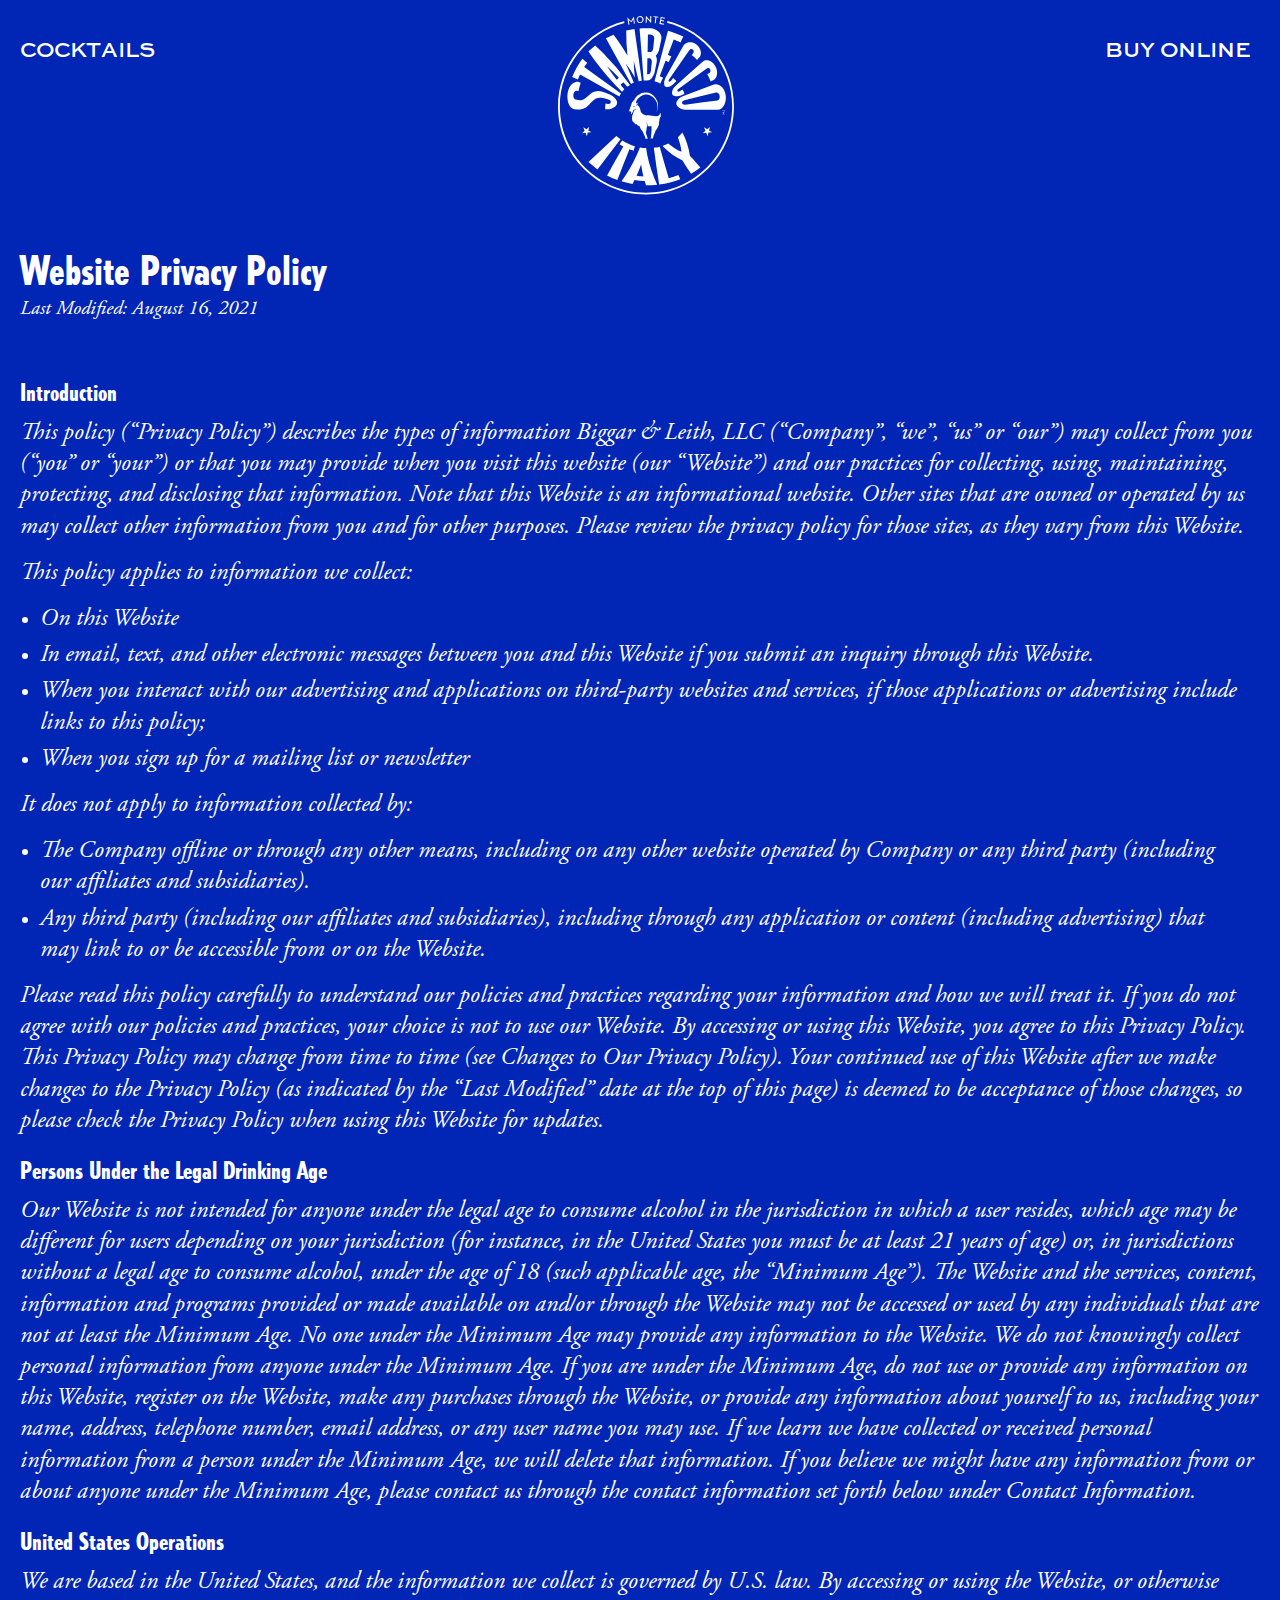
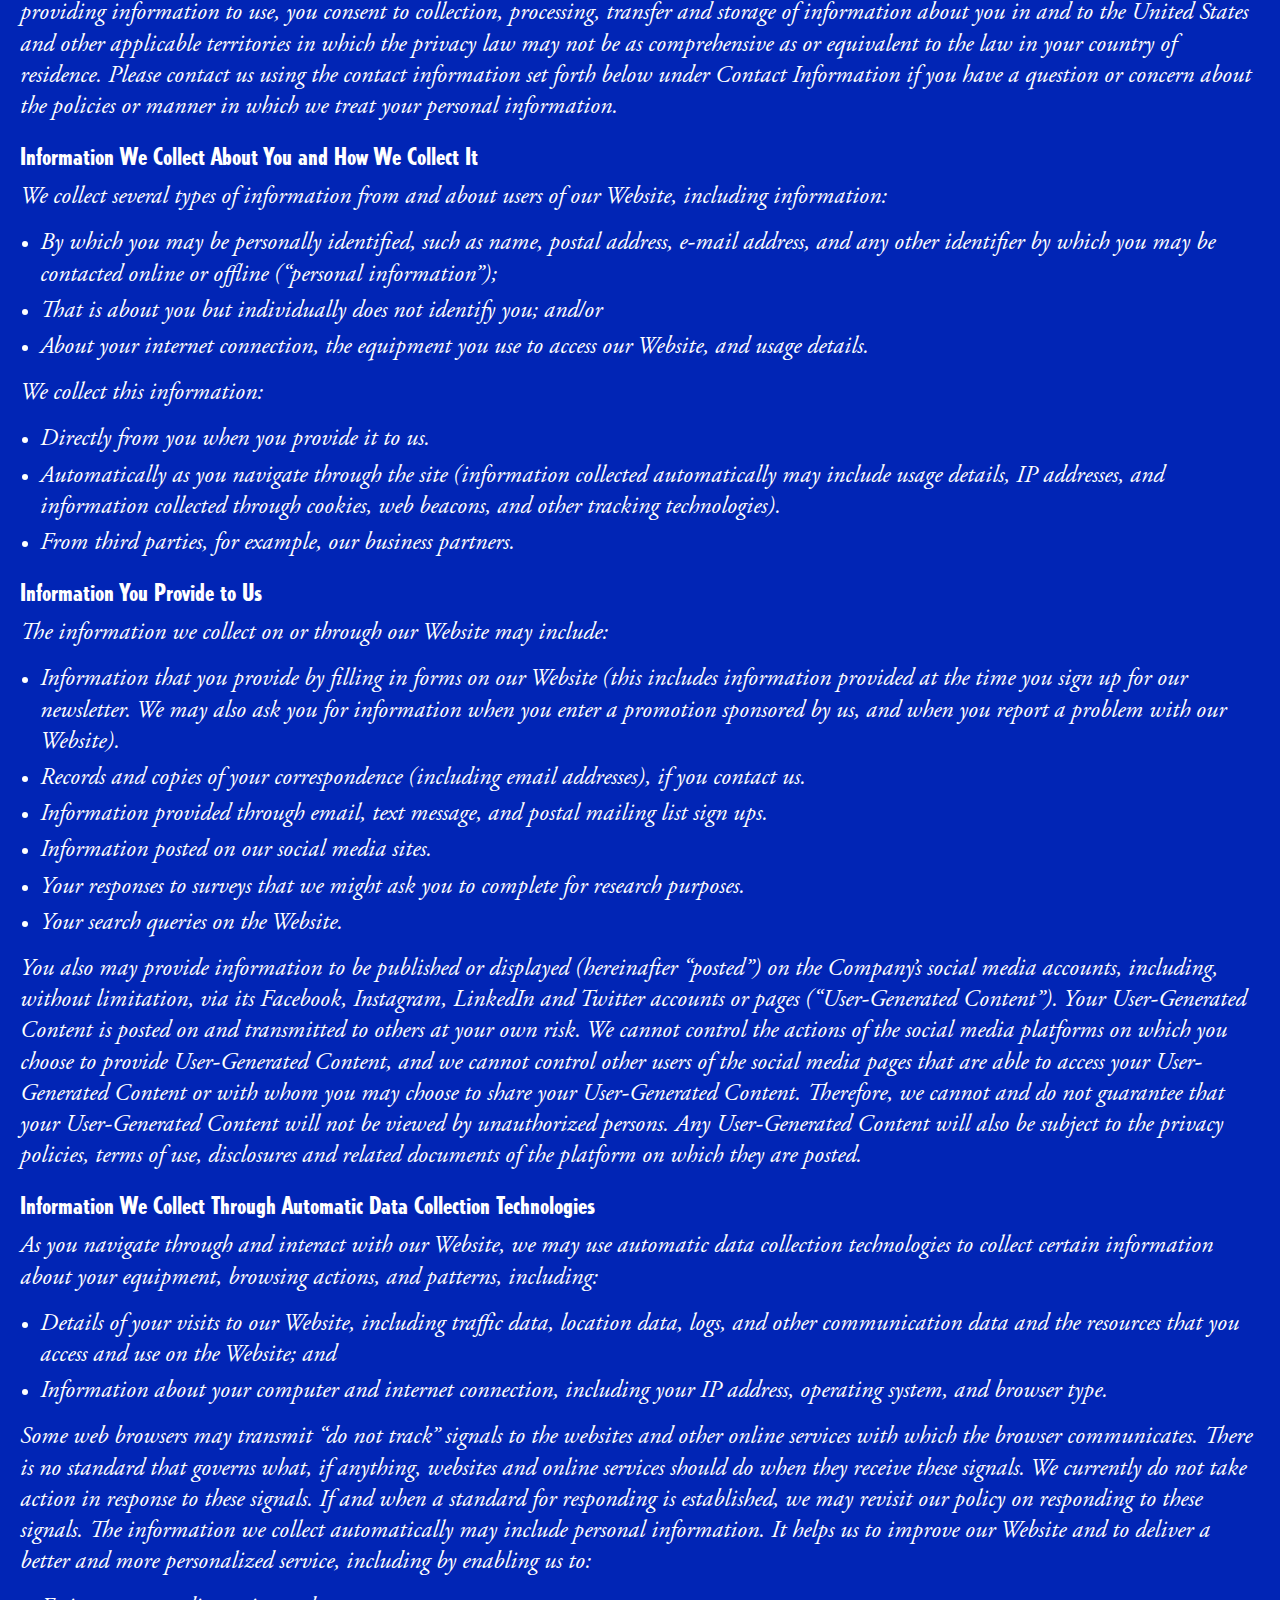
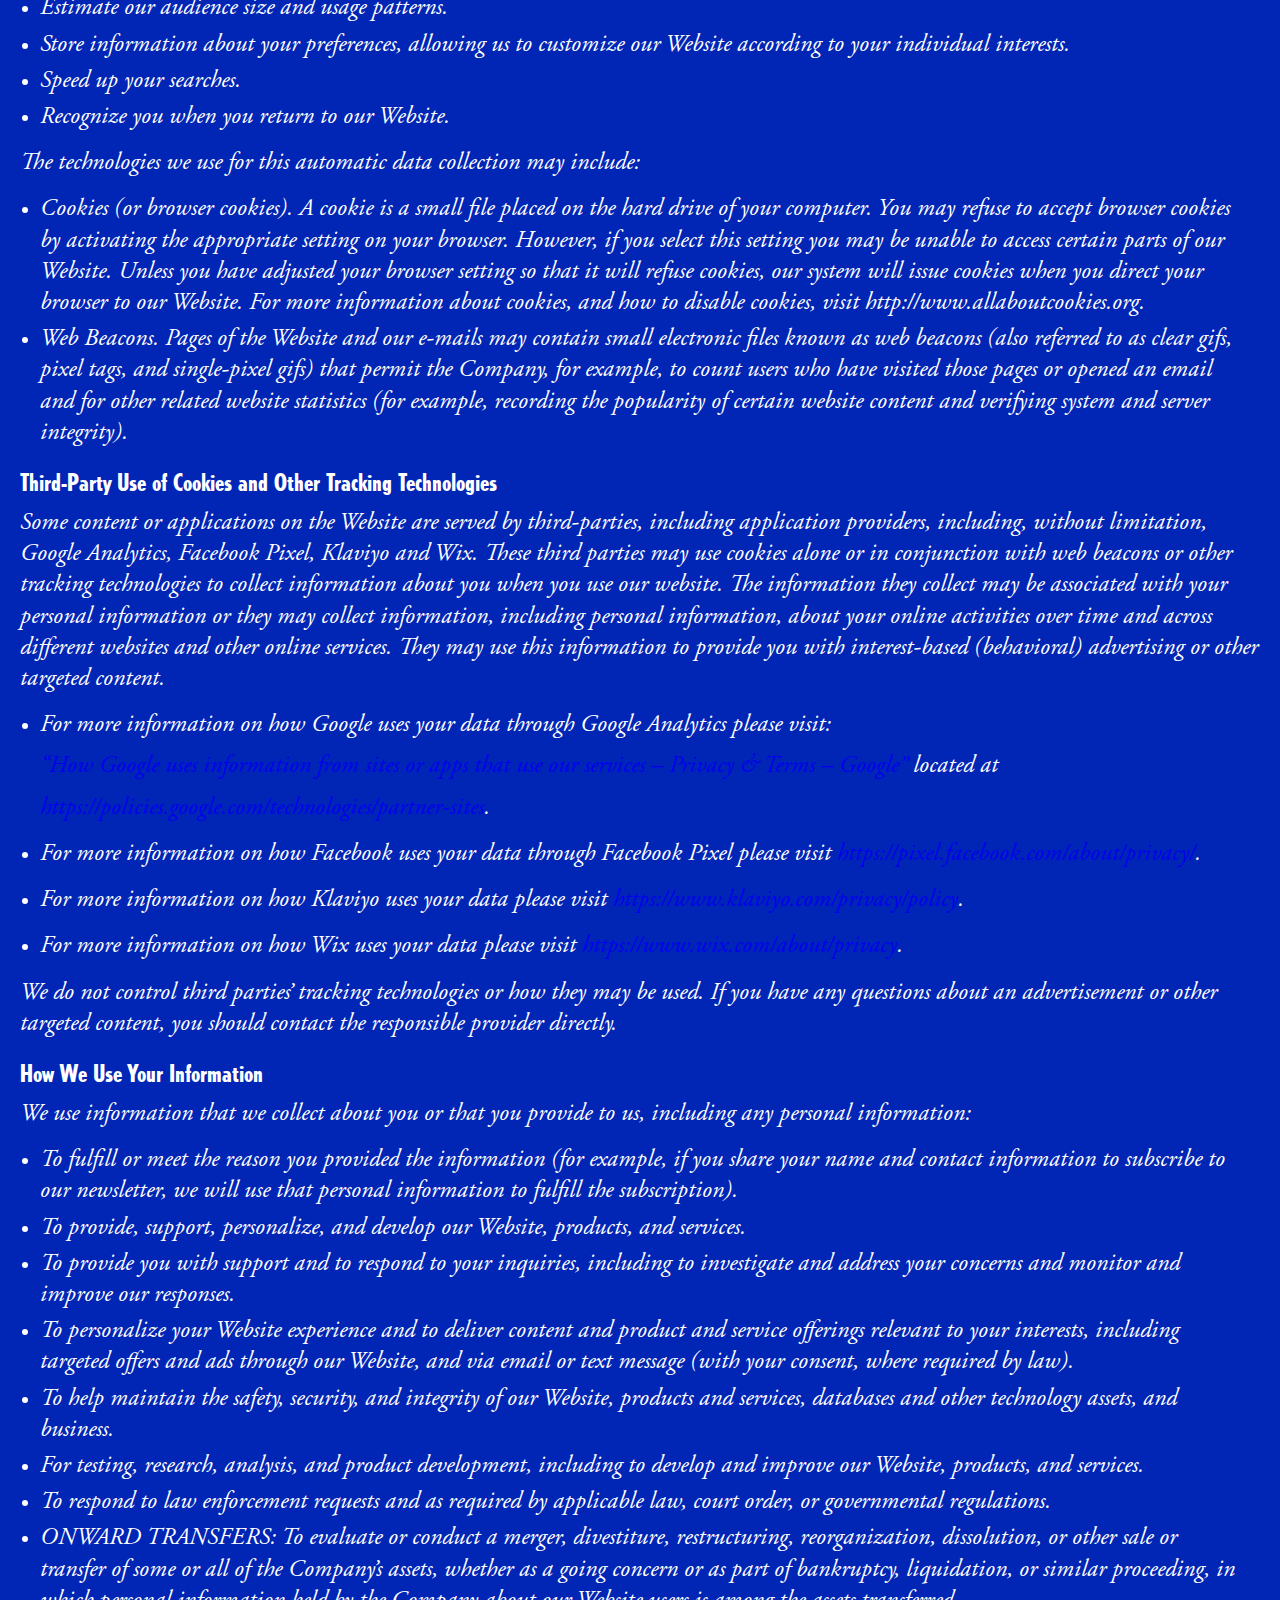
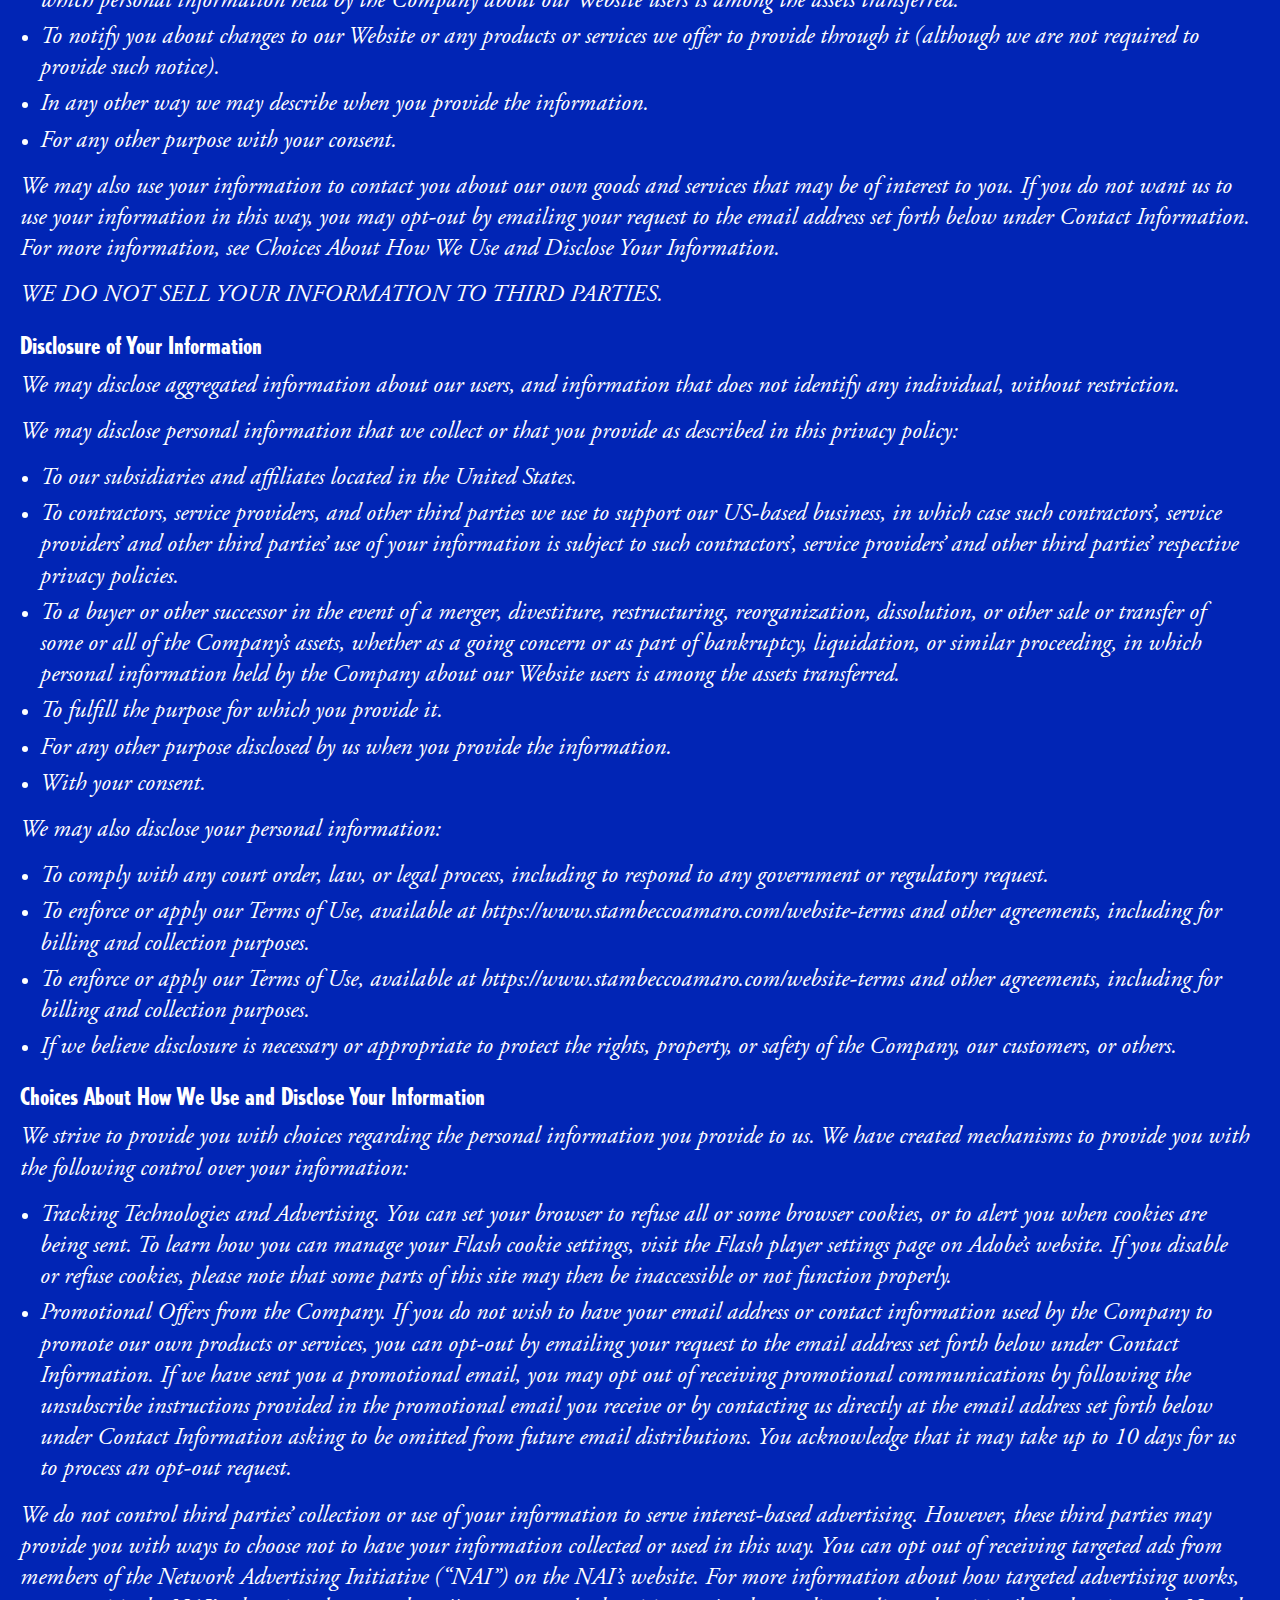
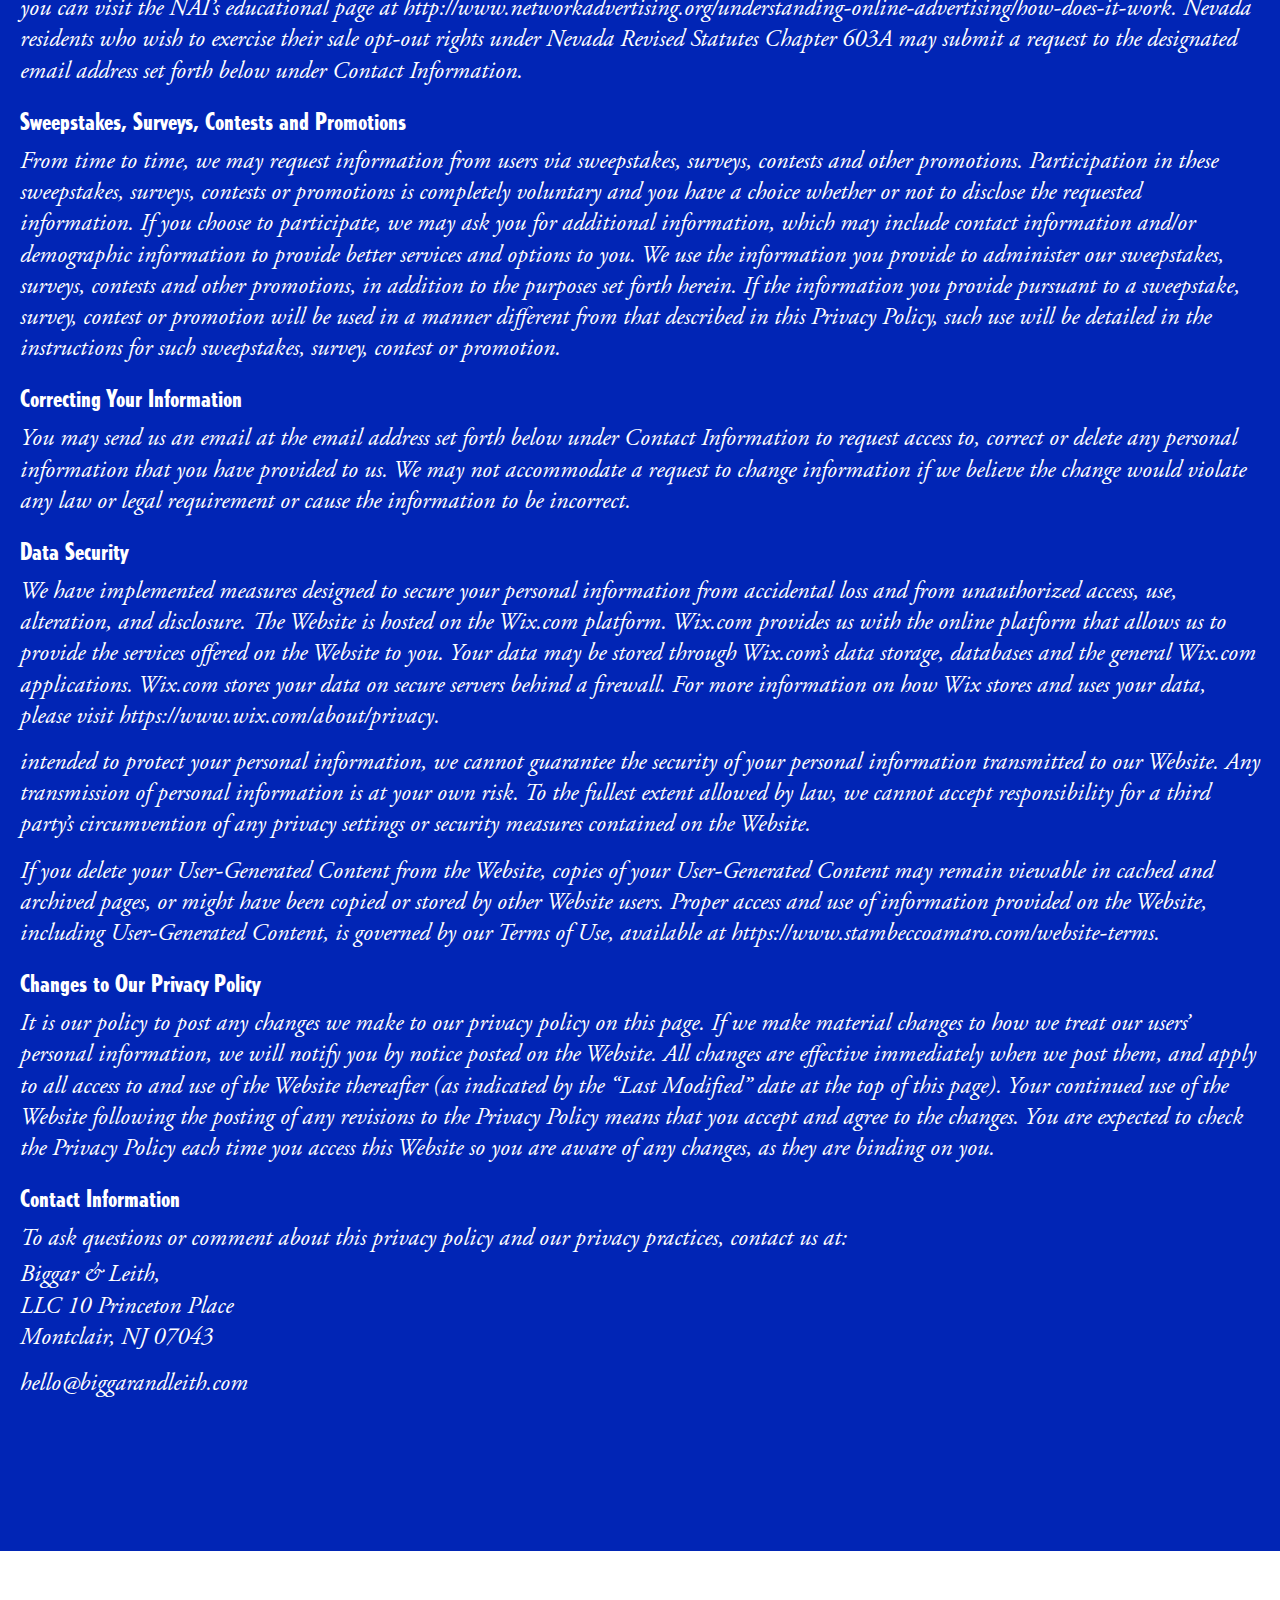
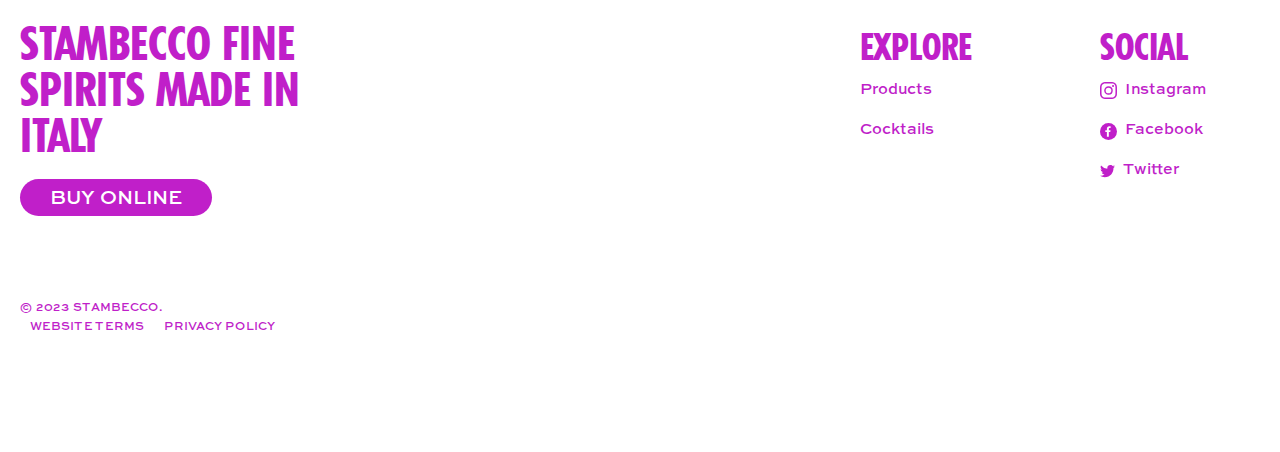
<file: privacy.html>
<!DOCTYPE html>
<html lang="en">

<head>
    <meta charset="utf-8">
    <meta name="viewport" content="width=device-width, initial-scale=1.0">
    <meta name="format-detection" content="telephone=no">
    <title>Stambecco | Privacy</title>
    <link rel="icon" href="svgs/favicon.svg" type="image/svg" sizes="32x32">
    <link type="text/css" rel="stylesheet" href="css/slick-theme.css">
    <link type="text/css" rel="stylesheet" href="css/slick.css">
    <link type="text/css" rel="stylesheet" href="css/style.css">
</head>

<body>
    <main class="main-wrap">
        <!-- Beginning header section -->
        <header class="header-wrap">
            <div class="common-wrap clear">
                <div class="header-inner">
                    <div class="nav-wrap desk flex-box">
                        <div class="main-nav flex-box">
                            <div class="nav-left-bar">
                                <ul class="flex-box">
                                    <li><a href="#tiramisu-sec">COCKTAILS</a></li>
                                </ul>
                            </div>
                            <div class="desk-logo">
                                <a href="index.html">
                                    <img class="default" src="svgs/logo.svg" alt="Logo">
                                </a>
                            </div>
                            <div class="nav-right-bar">
                                <ul class="flex-box">
                                    <li class="buy-online"><a href="#stockists-modal" class="modal-trigger">BUY ONLINE</a></li>
                                </ul>
                            </div>
                        </div>
                    </div>
                    <div class="logo-wrap mobi">
                        <div class="phone-nav">
                            <div class="menu-open">menu</div>
                            <div class="menu-close">close</div>
                        </div>
                        <div class="main-logo">
                            <a href="index.html">
                                <img class="default" src="svgs/logo.svg" alt="Logo">
                            </a>
                        </div>
                        <div class="buy-cart">
                            <em class="buy-text">BUY</em>
                        </div>
                    </div>
                </div>
            </div>
        </header>
        <!-- End header section -->

        <!-- Beginning main content section -->
        <div class="main-content-wrap section">

            <div class="privacy-wrap">
                <div class="common-wrap clear">
                    <div class="privacy-inner">
                        <div class="privacy-intro">
                            <h1>Website Privacy Policy</h1>
                            <p>Last Modified: August 16, 2021</p>
                        </div>
                        <div class="privacy-item-wrap">
                            <div class="privacy-item">
                                <h4>Introduction</h4>
                                <p>This policy (“Privacy Policy”) describes the types of information Biggar & Leith, LLC (“Company”, “we”, “us” or “our”) may collect from you (“you” or “your”) or that you may provide when you visit this website (our “Website”) and our practices for collecting, using, maintaining, protecting, and disclosing that information.  Note that this Website is an informational website.  Other sites that are owned or operated by us may collect other information from you and for other purposes.  Please review the privacy policy for those sites, as they vary from this Website.</p>
                                <p>This policy applies to information we collect:</p>
                                <ul>
                                    <li>On this Website</li>
                                    <li>In email, text, and other electronic messages between you and this Website if you submit an inquiry through this Website.</li>
                                    <li>When you interact with our advertising and applications on third-party websites and services, if those applications or advertising include links to this policy;</li>
                                    <li>When you sign up for a mailing list or newsletter</li>
                                </ul>
                                <p>It does not apply to information collected by:</p>
                                <ul>
                                    <li>The Company offline or through any other means, including on any other website operated by Company or any third party (including our affiliates and subsidiaries).</li>
                                    <li>Any third party (including our affiliates and subsidiaries), including through any application or content (including advertising) that may link to or be accessible from or on the Website.</li>
                                </ul>
                                <p>Please read this policy carefully to understand our policies and practices regarding your information and how we will treat it. If you do not agree with our policies and practices, your choice is not to use our Website. By accessing or using this Website, you agree to this Privacy Policy. This Privacy Policy may change from time to time (see Changes to Our Privacy Policy). Your continued use of this Website after we make changes to the Privacy Policy (as indicated by the “Last Modified” date at the top of this page) is deemed to be acceptance of those changes, so please check the Privacy Policy when using this Website for updates.</p>
                            </div>
                            <div class="privacy-item">
                                <h4>Persons Under the Legal Drinking Age</h4>
                                <p>Our Website is not intended for anyone under the legal age to consume alcohol in the jurisdiction in which a user resides, which age may be different for users depending on your jurisdiction (for instance, in the United States you must be at least 21 years of age) or, in jurisdictions without a legal age to consume alcohol, under the age of 18 (such applicable age, the “Minimum Age”). The Website and the services, content, information and programs provided or made available on and/or through the Website may not be accessed or used by any individuals that are not at least the Minimum Age. No one under the Minimum Age may provide any information to the Website. We do not knowingly collect personal information from anyone under the Minimum Age. If you are under the Minimum Age, do not use or provide any information on this Website, register on the Website, make any purchases through the Website, or provide any information about yourself to us, including your name, address, telephone number, email address, or any user name you may use. If we learn we have collected or received personal information from a person under the Minimum Age, we will delete that information. If you believe we might have any information from or about anyone under the Minimum Age, please contact us through the contact information set forth below under Contact Information. </p>
                            </div>
                            <div class="privacy-item">
                                <h4>United States Operations</h4>
                                <p>We are based in the United States, and the information we collect is governed by U.S. law. By accessing or using the Website, or otherwise providing information to use, you consent to collection, processing, transfer and storage of information about you in and to the United States and other applicable territories in which the privacy law may not be as comprehensive as or equivalent to the law in your country of residence. Please contact us using the contact information set forth below under Contact Information if you have a question or concern about the policies or manner in which we treat your personal information.</p>
                            </div>
                            <div class="privacy-item">
                                <h4>Information We Collect About You and How We Collect It</h4>
                                <p>We collect several types of information from and about users of our Website, including information:</p>
                                <ul>
                                    <li>By which you may be personally identified, such as name, postal address, e-mail address, and any other identifier by which you may be contacted online or offline (“personal information”);</li>
                                    <li>That is about you but individually does not identify you; and/or</li>
                                    <li>About your internet connection, the equipment you use to access our Website, and usage details.</li>
                                </ul>
                                <p>We collect this information:</p>
                                <ul>
                                    <li>Directly from you when you provide it to us.</li>
                                    <li>Automatically as you navigate through the site (information collected automatically may include usage details, IP addresses, and information collected through cookies, web beacons, and other tracking technologies).</li>
                                    <li>From third parties, for example, our business partners.</li>
                                </ul>
                            </div>
                            <div class="privacy-item">
                                <h4>Information You Provide to Us</h4>
                                <p>The information we collect on or through our Website may include:</p>
                                <ul>
                                    <li>Information that you provide by filling in forms on our Website (this includes information provided at the time you sign up for our newsletter. We may also ask you for information when you enter a promotion sponsored by us, and when you report a problem with our Website).</li>
                                    <li>Records and copies of your correspondence (including email addresses), if you contact us.</li>
                                    <li>Information provided through email, text message, and postal mailing list sign ups.</li>
                                    <li>Information posted on our social media sites.</li>
                                    <li>Your responses to surveys that we might ask you to complete for research purposes.</li>
                                    <li>Your search queries on the Website.</li>
                                </ul>
                                <p>You also may provide information to be published or displayed (hereinafter “posted”) on the Company’s social media accounts, including, without limitation, via its Facebook, Instagram, LinkedIn and Twitter accounts or pages (“User-Generated Content”). Your User-Generated Content is posted on and transmitted to others at your own risk. We cannot control the actions of the social media platforms on which you choose to provide User-Generated Content, and we cannot control other users of the social media pages that are able to access your User-Generated Content or with whom you may choose to share your User-Generated Content. Therefore, we cannot and do not guarantee that your User-Generated Content will not be viewed by unauthorized persons. Any User-Generated Content will also be subject to the privacy policies, terms of use, disclosures and related documents of the platform on which they are posted.</p>
                            </div>
                            <div class="privacy-item">
                                <h4>Information We Collect Through Automatic Data Collection Technologies</h4>
                                <p>As you navigate through and interact with our Website, we may use automatic data collection technologies to collect certain information about your equipment, browsing actions, and patterns, including:</p>
                                <ul>
                                    <li>Details of your visits to our Website, including traffic data, location data, logs, and other communication data and the resources that you access and use on the Website; and</li>
                                    <li>Information about your computer and internet connection, including your IP address, operating system, and browser type.</li>
                                </ul>
                                <p>Some web browsers may transmit “do not track” signals to the websites and other online services with which the browser communicates. There is no standard that governs what, if anything, websites and online services should do when they receive these signals. We currently do not take action in response to these signals. If and when a standard for responding is established, we may revisit our policy on responding to these signals.
                                The information we collect automatically may include personal information. It helps us to improve our Website and to deliver a better and more personalized service, including by enabling us to:</p>
                                <ul>
                                    <li>Estimate our audience size and usage patterns.</li>
                                    <li>Store information about your preferences, allowing us to customize our Website according to your individual interests.</li>
                                    <li>Speed up your searches.</li>
                                    <li>Recognize you when you return to our Website.</li>
                                </ul>
                                <p>The technologies we use for this automatic data collection may include:</p>
                                <ul>
                                    <li>Cookies (or browser cookies). A cookie is a small file placed on the hard drive of your computer. You may refuse to accept browser cookies by activating the appropriate setting on your browser. However, if you select this setting you may be unable to access certain parts of our Website. Unless you have adjusted your browser setting so that it will refuse cookies, our system will issue cookies when you direct your browser to our Website. For more information about cookies, and how to disable cookies, visit http://www.allaboutcookies.org.</li>
                                    <li>Web Beacons. Pages of the Website and our e-mails may contain small electronic files known as web beacons (also referred to as clear gifs, pixel tags, and single-pixel gifs) that permit the Company, for example, to count users who have visited those pages or opened an email and for other related website statistics (for example, recording the popularity of certain website content and verifying system and server integrity).</li>
                                </ul>
                            </div>
                            <div class="privacy-item">
                                <h4>Third-Party Use of Cookies and Other Tracking Technologies</h4>
                                <p>Some content or applications on the Website are served by third-parties, including application providers, including, without limitation, Google Analytics, Facebook Pixel, Klaviyo and Wix. These third parties may use cookies alone or in conjunction with web beacons or other tracking technologies to collect information about you when you use our website. The information they collect may be associated with your personal information or they may collect information, including personal information, about your online activities over time and across different websites and other online services. They may use this information to provide you with interest-based (behavioral) advertising or other targeted content.</p>
                                <ul>
                                    <li>For more information on how Google uses your data through Google Analytics please visit:  <a href="https://policies.google.com/technologies/partner-sites">“How Google uses information from sites or apps that use our services – Privacy & Terms – Google”</a> located at <a href="https://policies.google.com/technologies/partner-sites">https://policies.google.com/technologies/partner-sites</a>.</li>
                                    <li>For more information on how Facebook uses your data through Facebook Pixel please visit <a href="https://pixel.facebook.com/about/privacy/">https://pixel.facebook.com/about/privacy/</a>.</li>
                                    <li>For more information on how Klaviyo uses your data please visit <a href="https://www.klaviyo.com/privacy/policy">https://www.klaviyo.com/privacy/policy</a>. </li>
                                    <li>For more information on how Wix uses your data please visit <a href="https://www.wix.com/about/privacy">https://www.wix.com/about/privacy</a>.</li>
                                </ul>
                                <p>We do not control third parties’ tracking technologies or how they may be used. If you have any questions about an advertisement or other targeted content, you should contact the responsible provider directly. </p>
                            </div>
                            <div class="privacy-item">
                                <h4>How We Use Your Information</h4>
                                <p>We use information that we collect about you or that you provide to us, including any personal information:</p>
                                <ul>
                                    <li>To fulfill or meet the reason you provided the information (for example, if you share your name and contact information to subscribe to our newsletter, we will use that personal information to fulfill the subscription).</li>
                                    <li>To provide, support, personalize, and develop our Website, products, and services.</li>
                                    <li>To provide you with support and to respond to your inquiries, including to investigate and address your concerns and monitor and improve our responses.</li>
                                    <li>To personalize your Website experience and to deliver content and product and service offerings relevant to your interests, including targeted offers and ads through our Website, and via email or text message (with your consent, where required by law).</li>
                                    <li>To help maintain the safety, security, and integrity of our Website, products and services, databases and other technology assets, and business.</li>
                                    <li>For testing, research, analysis, and product development, including to develop and improve our Website, products, and services.</li>
                                    <li>To respond to law enforcement requests and as required by applicable law, court order, or governmental regulations.</li>
                                    <li>ONWARD TRANSFERS:  To evaluate or conduct a merger, divestiture, restructuring, reorganization, dissolution, or other sale or transfer of some or all of the Company’s assets, whether as a going concern or as part of bankruptcy, liquidation, or similar proceeding, in which personal information held by the Company about our Website users is among the assets transferred.</li>
                                    <li>To notify you about changes to our Website or any products or services we offer to provide through it (although we are not required to provide such notice).</li>
                                    <li>In any other way we may describe when you provide the information.</li>
                                    <li>For any other purpose with your consent.</li>
                                </ul>
                                <p>We may also use your information to contact you about our own goods and services that may be of interest to you. If you do not want us to use your information in this way, you may opt-out by emailing your request to the email address set forth below under Contact Information. For more information, see Choices About How We Use and Disclose Your Information.</p>
                                <p>WE DO NOT SELL YOUR INFORMATION TO THIRD PARTIES.</p>
                            </div>
                            <div class="privacy-item">
                                <h4>Disclosure of Your Information</h4>
                                <p>We may disclose aggregated information about our users, and information that does not identify any individual, without restriction.</p>
                                <p>We may disclose personal information that we collect or that you provide as described in this privacy policy:</p>
                                <ul>
                                    <li>To our subsidiaries and affiliates located in the United States.</li>
                                    <li>To contractors, service providers, and other third parties we use to support our US-based business, in which case such contractors’, service providers’ and other third parties’ use of your information is subject to such contractors’, service providers’ and other third parties’ respective privacy policies.</li>
                                    <li>To a buyer or other successor in the event of a merger, divestiture, restructuring, reorganization, dissolution, or other sale or transfer of some or all of the Company’s assets, whether as a going concern or as part of bankruptcy, liquidation, or similar proceeding, in which personal information held by the Company about our Website users is among the assets transferred.</li>
                                    <li>To fulfill the purpose for which you provide it.</li>
                                    <li>For any other purpose disclosed by us when you provide the information.</li>
                                    <li>With your consent.</li>
                                </ul>
                                <p>We may also disclose your personal information:</p>
                                <ul>
                                    <li>To comply with any court order, law, or legal process, including to respond to any government or regulatory request.</li>
                                    <li>To enforce or apply our Terms of Use, available at https://www.stambeccoamaro.com/website-terms and other agreements, including for billing and collection purposes.</li>
                                    <li>To enforce or apply our Terms of Use, available at https://www.stambeccoamaro.com/website-terms and other agreements, including for billing and collection purposes.</li>
                                    <li>If we believe disclosure is necessary or appropriate to protect the rights, property, or safety of the Company, our customers, or others.</li>
                                </ul>
                            </div>
                            <div class="privacy-item">
                                <h4>Choices About How We Use and Disclose Your Information</h4>
                                <p>We strive to provide you with choices regarding the personal information you provide to us. We have created mechanisms to provide you with the following control over your information:</p>
                                <ul>
                                    <li>Tracking Technologies and Advertising. You can set your browser to refuse all or some browser cookies, or to alert you when cookies are being sent. To learn how you can manage your Flash cookie settings, visit the Flash player settings page on Adobe’s website. If you disable or refuse cookies, please note that some parts of this site may then be inaccessible or not function properly.</li>
                                    <li>Promotional Offers from the Company. If you do not wish to have your email address or contact information used by the Company to promote our own products or services, you can opt-out by emailing your request to the email address set forth below under Contact Information. If we have sent you a promotional email, you may opt out of receiving promotional communications by following the unsubscribe instructions provided in the promotional email you receive or by contacting us directly at the email address set forth below under Contact Information asking to be omitted from future email distributions. You acknowledge that it may take up to 10 days for us to process an opt-out request.</li>  
                                </ul>
                                <p>We do not control third parties’ collection or use of your information to serve interest-based advertising. However, these third parties may provide you with ways to choose not to have your information collected or used in this way. You can opt out of receiving targeted ads from members of the Network Advertising Initiative (“NAI”) on the NAI’s website. For more information about how targeted advertising works, you can visit the NAI’s educational page at http://www.networkadvertising.org/understanding-online-advertising/how-does-it-work. Nevada residents who wish to exercise their sale opt-out rights under Nevada Revised Statutes Chapter 603A may submit a request to the designated email address set forth below under Contact Information.</p>
                            </div>
                            <div class="privacy-item">
                                <h4>Sweepstakes, Surveys, Contests and Promotions</h4>
                                <p>From time to time, we may request information from users via sweepstakes, surveys, contests and other promotions. Participation in these sweepstakes, surveys, contests or promotions is completely voluntary and you have a choice whether or not to disclose the requested information. If you choose to participate, we may ask you for additional information, which may include contact information and/or demographic information to provide better services and options to you. We use the information you provide to administer our sweepstakes, surveys, contests and other promotions, in addition to the purposes set forth herein. If the information you provide pursuant to a sweepstake, survey, contest or promotion will be used in a manner different from that described in this Privacy Policy, such use will be detailed in the instructions for such sweepstakes, survey, contest or promotion.</p>
                            </div>
                            <div class="privacy-item">
                                <h4>Correcting Your Information</h4>
                                <p>You may send us an email at the email address set forth below under Contact Information to request access to, correct or delete any personal information that you have provided to us. We may not accommodate a request to change information if we believe the change would violate any law or legal requirement or cause the information to be incorrect.</p>
                            </div>
                            <div class="privacy-item">
                                <h4>Data Security</h4>
                                <p>We have implemented measures designed to secure your personal information from accidental loss and from unauthorized access, use, alteration, and disclosure. The Website is hosted on the Wix.com platform. Wix.com provides us with the online platform that allows us to provide the services offered on the Website to you. Your data may be stored through Wix.com’s data storage, databases and the general Wix.com applications. Wix.com stores your data on secure servers behind a firewall. For more information on how Wix stores and uses your data, please visit <a href="https://www.wix.com/about/privacy">https://www.wix.com/about/privacy</a>.</p>
                                <p>intended to protect your personal information, we cannot guarantee the security of your personal information transmitted to our Website. Any transmission of personal information is at your own risk. To the fullest extent allowed by law, we cannot accept responsibility for a third party’s circumvention of any privacy settings or security measures contained on the Website.</p>
                                <p>If you delete your User-Generated Content from the Website, copies of your User-Generated Content may remain viewable in cached and archived pages, or might have been copied or stored by other Website users. Proper access and use of information provided on the Website, including User-Generated Content, is governed by our Terms of Use, available at <a href="https://www.stambeccoamaro.com/website-terms">https://www.stambeccoamaro.com/website-terms</a>.</p>
                            </div>
                            <div class="privacy-item">
                                <h4>Changes to Our Privacy Policy</h4>
                                <p>It is our policy to post any changes we make to our privacy policy on this page. If we make material changes to how we treat our users’ personal information, we will notify you by notice posted on the Website. All changes are effective immediately when we post them, and apply to all access to and use of the Website thereafter (as indicated by the “Last Modified” date at the top of this page). Your continued use of the Website following the posting of any revisions to the Privacy Policy means that you accept and agree to the changes. You are expected to check the Privacy Policy each time you access this Website so you are aware of any changes, as they are binding on you.</p>                             
                            </div>
                            <div class="privacy-item">
                                <h4>Contact Information</h4>
                                <p>To ask questions or comment about this privacy policy and our privacy practices, contact us at:</p>
                                <address>Biggar & Leith, <br> LLC 10 Princeton Place <br> Montclair, NJ 07043</address>
                                <p><a href="mailto:hello@biggarandleith.com">hello@biggarandleith.com</a></p>              
                            </div>
                        </div>
                    </div>
                </div>
            </div>



            

        </div>
        <!-- End main content section -->

        <!-- Beginning footer section -->
        <footer class="main-footer-section">
            <div class="common-wrap clear">
                <div class="footer-inner">
                    <div class="footer-logo-wrap">
                        <div class="footer-heading">
                            <h3>STAMBECCO FINE SPIRITS MADE IN ITALY</h3>
                            <a href="#stockists-modal" class="btn medium modal-trigger">BUY ONLINE</a>
                        </div>
                    </div>
                    <div class="widget-item-wrap">
                        <div class="widget-item ">
                            <h4>Explore</h4>
                            <ul>
                                <li><a href="#explore-drinks">Products</a></li>
                                <li><a href="#tiramisu-sec">Cocktails</a></li>

                            </ul>
                        </div>
                        <div class="widget-item">
                            <h4>Social</h4>
                            <ul>
                                <li><a href="https://www.instagram.com/stambeccoamaro/"><img src="svgs/Instagram.svg"> Instagram</a></li>
                                <li><a href="https://www.facebook.com/StambeccoAmaro/"><img src="svgs/Facebook.svg">Facebook</a></li>
                                <li><a href="https://twitter.com/stambeccoamaro"><img src="svgs/Twitter.svg">Twitter</a></li>
                            </ul>
                        </div>
                    </div>
                </div>
                    <div class="copy-right">
                        <p>© 2023 STAMBECCO.</p>
                        <ul>
                            <li><a href="terms.html">Website Terms</a></li>
                            <li><a href="privacy.html">Privacy Policy</a></li>
                        </ul>
                    </div>
                </div>

        </footer>
        <!-- End main footer section -->
        
        <section class="product-modal-wrap product-modal-one text-purple" id="tiramisu-liqueur">
                <div class="product-modal-thumb bg-yellow">
                    <div class="modal-cross">
                        <img src="svgs/cross.svg" alt="Cross icon">
                    </div>
                    <figure>
                        <img src="img/popups/Bottle-1@2x.png" srcset="img/popups/Bottle-1.png 640w, img/popups/Bottle-1@2x.png 1025w, img/popups/Bottle-1@3x.png 1600w" sources="(min-width:1920px)640w, 1025w, 1600w, 100vw" alt="TIRAMISU LIQUEUR">
                    </figure>
                </div>
                <div class="product-modal-content">
                    <h3>TIRAMISU LIQUEUR</h3>
                    <div class="product-modal-item-wrap">
                        <div class="product-modal-item">
                            <p> This new offering from Stambecco has the sweet and complex flavoring of our favorite (non-liquid) dessert. Sip on this slowly and taste the hints of mascarpone and biscuits, of cocoa and coffee.</p>
                        </div>
                        <div class="product-modal-item">
                            <h5>24% ABV</h5>
                            <p>Perfectly balanced with biscuits, cocoa, and coffee notes to offer sweet undertones of dessert to your nightcap. Put this beautiful bottle on your back bar with the gin and vodka, rum and whisky offerings.</p>
                        </div>
                        <div class="product-modal-item">
                            <h5>A PERFECT GIFT</h5>
                            <p>Whether you’re looking for gifts for men, women, birthdays, or teachers, this beautiful bottle will line up nicely in anyone’s home and goes great with chocolate.</p>
                        </div>
                        <div class="product-modal-item">
                            <h5>PROUDLY ITALIAN</h5>
                            <p>Distilled in Piedmont and named for the long-horned mountain goats who roam the Alps near our home. This spirit, popular in the mountain resorts of the area, is best enjoyed over ice after a long day of skiing or a long day at work.</p>
                        </div>
                        <div class="product-modal-item">
                            <h5>TIRAMISU AND COLA</h5>
                            <p>If sipping liqueur on the rocks isn’t for you, serve your Tiramisu over ice and mixed with a cold cola, garnish with a cherry and sit back to enjoy the views.</p>
                        </div>
                    </div>
                    <div class="product-modal-btn">
                        <a href="#" class="btn medium">BUY ONLINE</a>
                    </div>
                </div>
        </section>
        <section class="product-modal-wrap product-modal-two text-blue" id="maraschino-infused">
                <div class="product-modal-thumb bg-blue">
                    <div class="modal-cross">
                        <img src="svgs/cross.svg" alt="Cross icon">
                    </div>
                    <figure>
                        <img src="img/popups/Bottle-2@2x.png" srcset="img/popups/Bottle-2.png 640w, img/popups/Bottle-2@2x.png 1025w, img/popups/Bottle-2@3x.png 1600w" sources="(min-width:1920px)640w, 1025w, 1600w, 100vw" alt="TIRAMISU LIQUEUR">
                    </figure>
                </div>
                <div class="product-modal-content">
                    <h3>Maraschino Cherry Amaro</h3>
                    <div class="product-modal-item-wrap">
                        <div class="product-modal-item">
                            <p> This amaro is slowly infused with luxurious Italian maraschino cherries and the sweet, bitter peels from fresh oranges to create a delicious distillate of Amaro.</p>
                        </div>
                        <div class="product-modal-item">
                            <h5> 35% ABV</h5>
                            <p> Perfectly balanced with soft, fruity, and round Amaro qualities and the distinctive aroma and taste of maraschino cherry. Put this beautiful bottle on your back bar with the gin and vodka, rum and whisky offerings.</p>
                        </div>
                        <div class="product-modal-item">
                            <h5> A PERFECT GIFT</h5>
                            <p> Whether you’re looking for gifts for men, women, birthdays, or teachers, this beautiful bottle will line up nicely in anyone’s home and goes great with chocolate.</p>
                        </div>
                        <div class="product-modal-item">
                            <h5> PROUDLY ITALIAN</h5>
                            <p> Distilled in Piedmont and named for the long-horned mountain goats who roam the Alps near our home. This spirit, popular in the mountain resorts of the area, is best enjoyed over ice after a long day of skiing or a long day at work.</p>
                        </div>
                        <div class="product-modal-item">
                            <h5> STAMBECCO AND COLA</h5>
                            <p> If sipping amaro on the rocks isn’t for you, serve your maraschino amaro over ice and mixed with a cold cola, garnish with a cherry (what else) and sit back to enjoy the views.</p>
                        </div>
                    </div>
                    <div class="product-modal-btn">
                        <a href="#" class="btn medium">BUY ONLINE</a>
                    </div>
                </div>
        </section>
        <section class="product-modal-wrap cocktail-modal-one text-purple" id="cocktail-modal-one">
                <div class="product-modal-thumb full-mx-width">
                    <div class="modal-cross">
                        <img src="svgs/cross.svg" alt="Cross icon">
                    </div>
                    <figure>
                        <img src="img/popups/rocks.jpg" srcset="img/popups/rocks.jpg 640w, img/popups/rocks.jpg 1025w, img/popups/rocks.jpg 1600w" sources="(min-width:1920px)640w, 1025w, 1600w, 100vw" alt="TIRAMISU LIQUEUR">
                    </figure>
                </div>
                <div class="product-modal-content">
                    <h3>ON THE ROCKS</h3>
                    <div class="product-modal-item-wrap">
                        <div class="product-modal-item">
                            <h5>Ingredients</h5>
                            <ul>
                                <li>Stambecco Tiramisu</li>
                            </ul>
                        </div>
                        <div class="product-modal-item">
                            <h5> Directions</h5>
                            <ul>
                                <li>Pour Stambecco Tiramisu over ice.</li>
                                <li>Enjoy.</li>
                            </ul>
                        </div>
                    </div>
                </div>
        </section>
        <section class="product-modal-wrap cocktail-modal-two text-purple" id="cocktail-modal-two">
                <div class="product-modal-thumb full-mx-width">
                    <div class="modal-cross">
                        <img src="svgs/cross.svg" alt="Cross icon">
                    </div>
                    <figure>
                        <img src="img/popups/TIRAMISU-ESPRESSO-MARTINI@2x.jpg" srcset="img/popups/TIRAMISU-ESPRESSO-MARTINI.jpg 640w, img/popups/TIRAMISU-ESPRESSO-MARTINI@2x.jpg 1025w, img/popups/TIRAMISU-ESPRESSO-MARTINI@3x.jpg 1600w" sources="(min-width:1920px)640w, 1025w, 1600w, 100vw" alt="TIRAMISU LIQUEUR">
                    </figure>
                </div>
                <div class="product-modal-content">
                    <h3>TIRAMISU ESPRESSO MARTINI</h3>
                    <div class="product-modal-item-wrap">
                        <div class="product-modal-item">
                            <h5>Ingredients</h5>
                            <ul>
                                <li>1 Part Stambecco Tiramisu</li>
                                <li>1 Part Vodka</li>
                                <li>1 Part Freshly Brewed Espresso</li>
                                <li>¼ Part Simple Syrup</li>
                                <li>3 Coffee Beans</li>
                            </ul>
                        </div>
                        <div class="product-modal-item">
                            <h5>Directions</h5>
                            <ul>
                                <li>Add ingredients into a cocktail shaker filled with ice.</li>
                                <li>Shake vigorously.</li>
                                <li>Strain into a chilled cocktail glass.</li>
                                <li>Garnish with coffee beans.</li>
                            </ul>
                        </div>
                    </div>
                </div>
        </section>
        <section class="product-modal-wrap cocktail-modal-three text-purple" id="cocktail-modal-three">
                <div class="product-modal-thumb full-mx-width">
                    <div class="modal-cross">
                        <img src="svgs/cross.svg" alt="Cross icon">
                    </div>
                    <figure>
                        <img src="img/popups/TIRAMISU-ICED-COFFEE@2x.jpg" srcset="img/popups/TIRAMISU-ICED-COFFEE.jpg 640w, img/popups/TIRAMISU-ICED-COFFEE@2x.jpg 1025w, img/popups/TIRAMISU-ICED-COFFEE@3x.jpg 1600w" sources="(min-width:1920px)640w, 1025w, 1600w, 100vw" alt="TIRAMISU LIQUEUR">
                    </figure>
                </div>
                <div class="product-modal-content">
                    <h3>TIRAMISU ICED COFFEE</h3>
                    <div class="product-modal-item-wrap">
                        <div class="product-modal-item">
                            <h5>Ingredients</h5>
                            <ul>
                                <li>1 Part Stambecco Tiramisu</li>
                                <li>3 Parts Cold Brew Coffee</li>
                                <li>Heavy Cream</li>
                                <li>Nutmeg or cocoa powder</li>
                                <li>3 Coffee Beans</li>
                            </ul>
                        </div>
                        <div class="product-modal-item">
                            <h5>Directions</h5>
                            <ul>
                                <li>Add Stambecco Tiramisu and Coffee into a cocktail shaker filled with ice.</li>
                                <li>Shake vigorously.</li>
                                <li>Strain into a glass.</li>
                                <li>Whip the heavy cream until a thick consistency is achieved.</li>
                                <li>Top cocktail with cream.</li>
                                <li>Garnish with a dusting of nutmeg or cocoa powder.</li>
                            </ul>
                        </div>
                    </div>
                </div>
        </section>
        <section class="product-modal-wrap cocktail-modal-four text-purple" id="cocktail-modal-four">
                <div class="product-modal-thumb full-mx-width">
                    <div class="modal-cross">
                        <img src="svgs/cross.svg" alt="Cross icon">
                    </div>
                    <figure>
                        <img src="img/popups/COFFEE-SHOT@2x.jpg" srcset="img/popups/COFFEE-SHOT.jpg 640w, img/popups/COFFEE-SHOT@2x.jpg 1025w, img/popups/COFFEE-SHOT@3x.jpg 1600w" sources="(min-width:1920px)640w, 1025w, 1600w, 100vw" alt="TIRAMISU LIQUEUR">
                    </figure>
                </div>
                <div class="product-modal-content">
                    <h3>COFFEE SHOT</h3>
                    <div class="product-modal-item-wrap">
                        <div class="product-modal-item">
                            <h5>Ingredients</h5>
                            <ul>
                                <li>1 Part Stambecco Tiramisu</li>
                                <li>1 Part Cold Brew</li>
                                <li>Nutmeg or cocoa powder</li>
                            </ul>
                        </div>
                        <div class="product-modal-item">
                            <h5>Directions</h5>
                            <ul>
                                <li>Add all ingredients into cocktail shaker with ice.</li>
                                <li>Shake vigorously.</li>
                                <li>Strain into shot glasses.</li>
                                <li>Garnish with a dusting of nutmeg or cocoa powde.</li>
                            </ul>
                        </div>
                    </div>
                </div>
        </section>
        <section class="product-modal-wrap stockists-modal" id="stockists-modal">
                <div class="product-modal-thumb full-mx-width">
                    <div class="modal-cross">
                        <img src="svgs/cross.svg" alt="Cross icon">
                    </div>
                    <figure>
                        <img src="img/popups/WHERE-TO-BUY@2x.jpg" srcset="img/popups/WHERE-TO-BUY.jpg 640w, img/popups/WHERE-TO-BUY@2x.jpg 1025w, img/popups/WHERE-TO-BUY@3x.jpg 1600w" sources="(min-width:1920px)640w, 1025w, 1600w, 100vw" alt="TIRAMISU LIQUEUR">
                    </figure>
                </div>
                <div class="product-modal-content">
                    <h3>WHERE TO BUY</h3>
                    <div class="product-modal-item-wrap">
                        <div class="product-modal-item">
                            <h5>United Kingdom</h5>
                            <ul>
                                <li>Amazon <a href="https://www.amazon.co.uk/Stambecco-Italian-Maraschino-infused-Piemonte/dp/B08FBMBW2J?fbclid=IwAR22moGGBmu7mJfgwf7n7MPE7bE5wJTtXqtnGEMqz4z6lcjdjD4jSbecPCQ">Order <img src="img/popups/arrow-right.png" alt=""></a></li>
                                <li>Master of Malt <a href="https://www.masterofmalt.com/">Order <img src="img/popups/arrow-right.png" alt=""></a></li>
                                <li>The Whisky Exchange <a href="https://www.thewhiskyexchange.com/">Order <img src="img/popups/arrow-right.png" alt=""></a></li>
                                <li>The Bottle Club <a href="https://www.thebottleclub.com/">Order <img src="img/popups/arrow-right.png" alt=""></a></li>
                                <li>Distillers Direct <a href="https://www.distillersdirect.com/">Order <img src="img/popups/arrow-right.png" alt=""></a></li>
                            </ul>
                        </div>
                        <div class="product-modal-item">
                            <h5>Germany</h5>
                            <ul>
                                <li>Amazon <a href="https://www.amazon.de/Stambecco-Tiramisu-Liqueur-schmeckt-italienische/dp/B0B2S7NFY6/ref=sr_1_4?__mk_de_DE=%C3%85M%C3%85%C5%BD%C3%95%C3%91&crid=257FVGWTNWH0P&keywords=stambecco+tiramisu+liqueur&qid=1673513969&sprefix=stambecco+tiramisu+liqueur,aps,323&sr=8-4">Order <img src="img/popups/arrow-right.png" alt=""></a></li>
                                <li>Brand Builder <a href="https://thebrandbuilder-shop.de/Stambecco-Tiramisu-Liqueur-schmeckt-wie-das-italienische-Dessert-1x-07l-Flasche">Order <img src="img/popups/arrow-right.png" alt=""></a></li>
                            </ul>
                        </div>
                        <div class="product-modal-item">
                            <h5>Hungary</h5>
                            <ul>
                                <li>idrinks <a href="http://www.idrinks.hu/">Order <img src="img/popups/arrow-right.png" alt=""></a></li>
                            </ul>
                        </div>
                    </div>
                </div>
        </section>
        <div class="blank-bg-spacer"></div>
        
        
    </main>

    <script src="js/jquery-3.5.1.min.js"></script>
    <script src="js/common-scripts.js"></script>
    <script src="js/slick.min.js"></script>
</body>

</html>
</file>
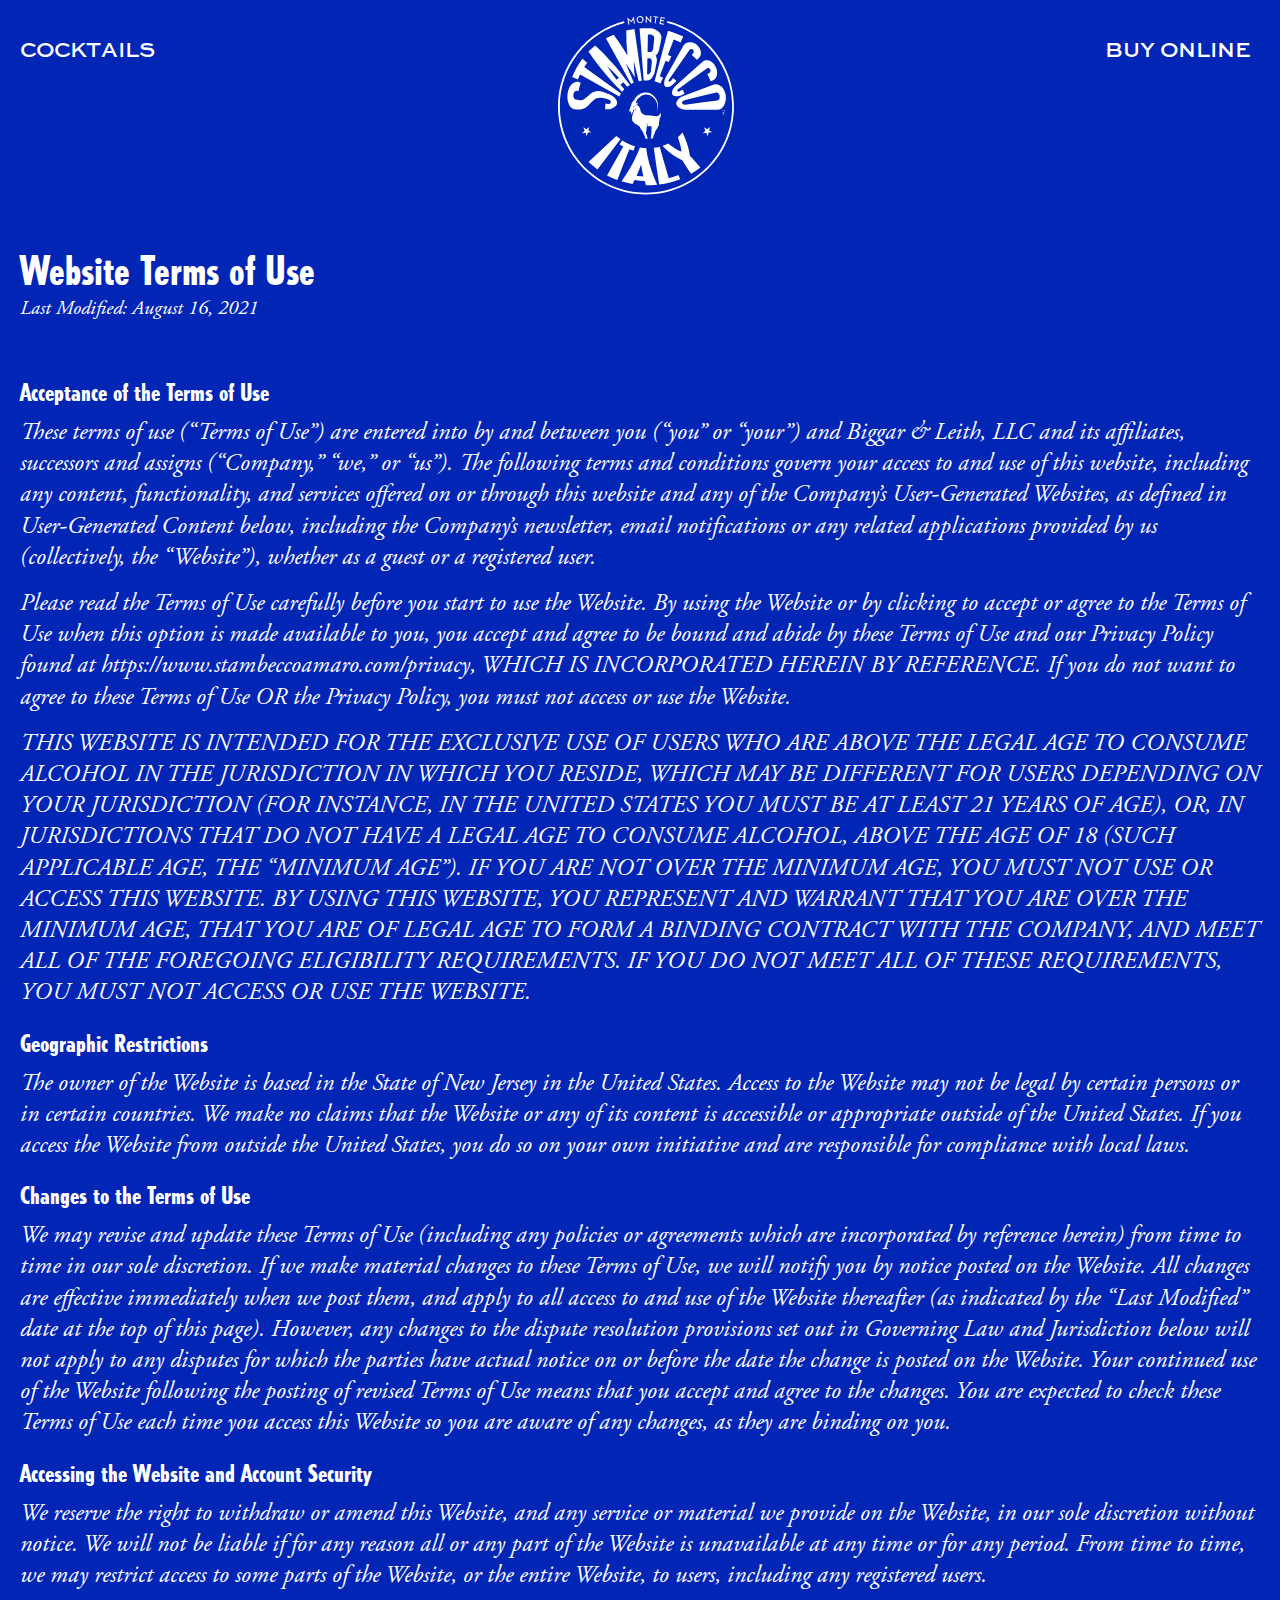
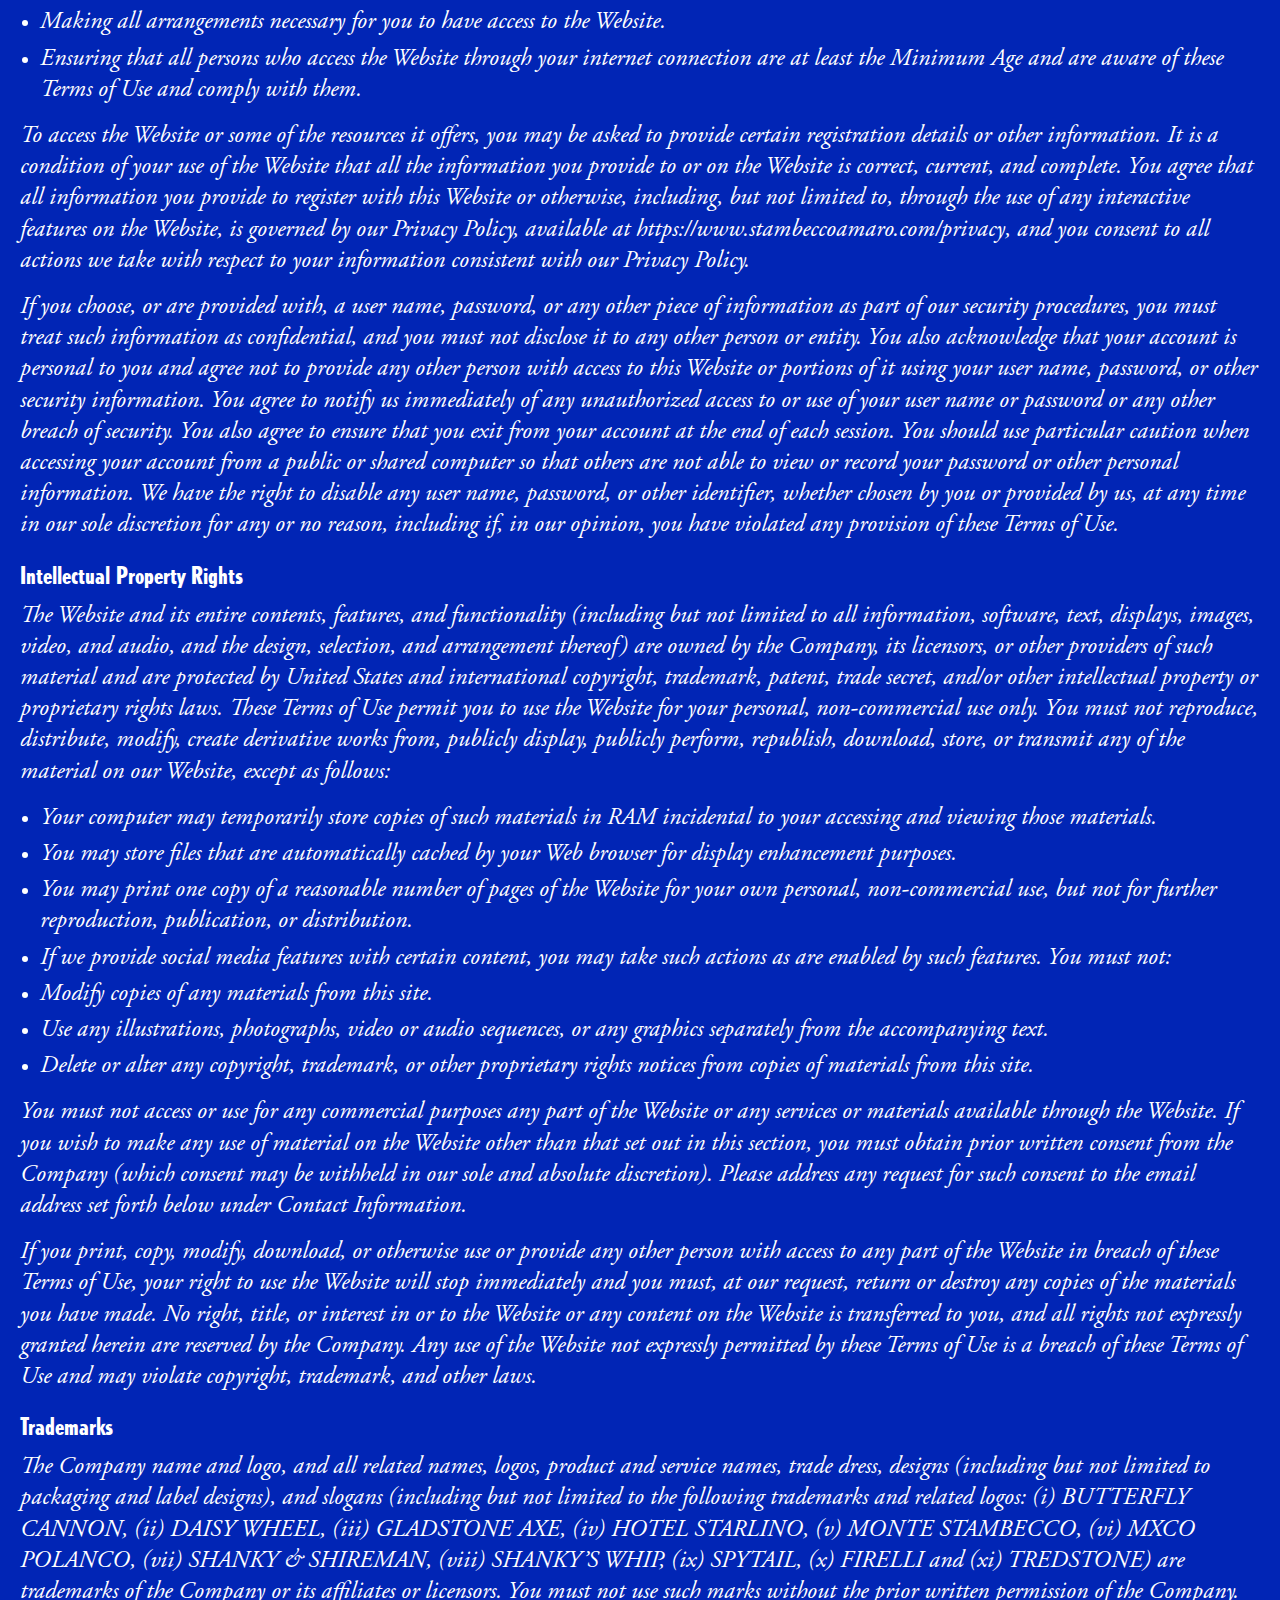
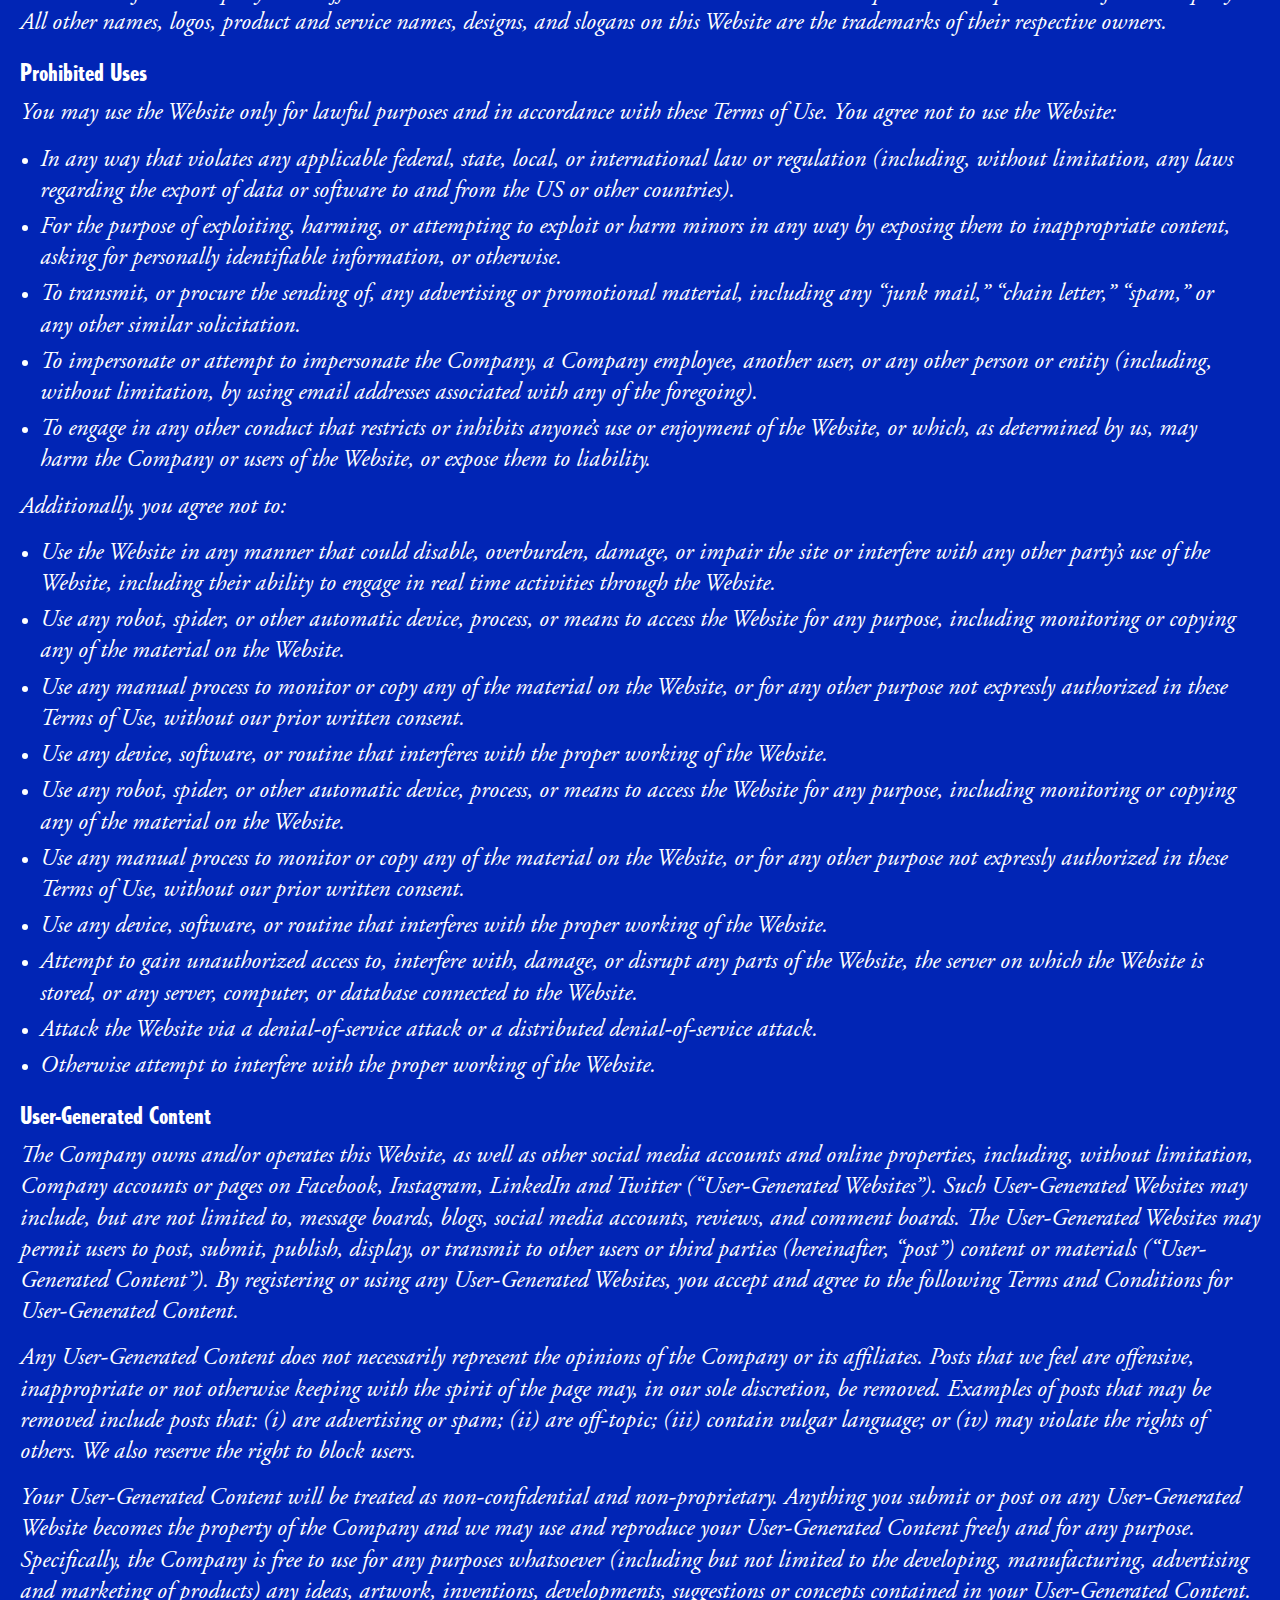
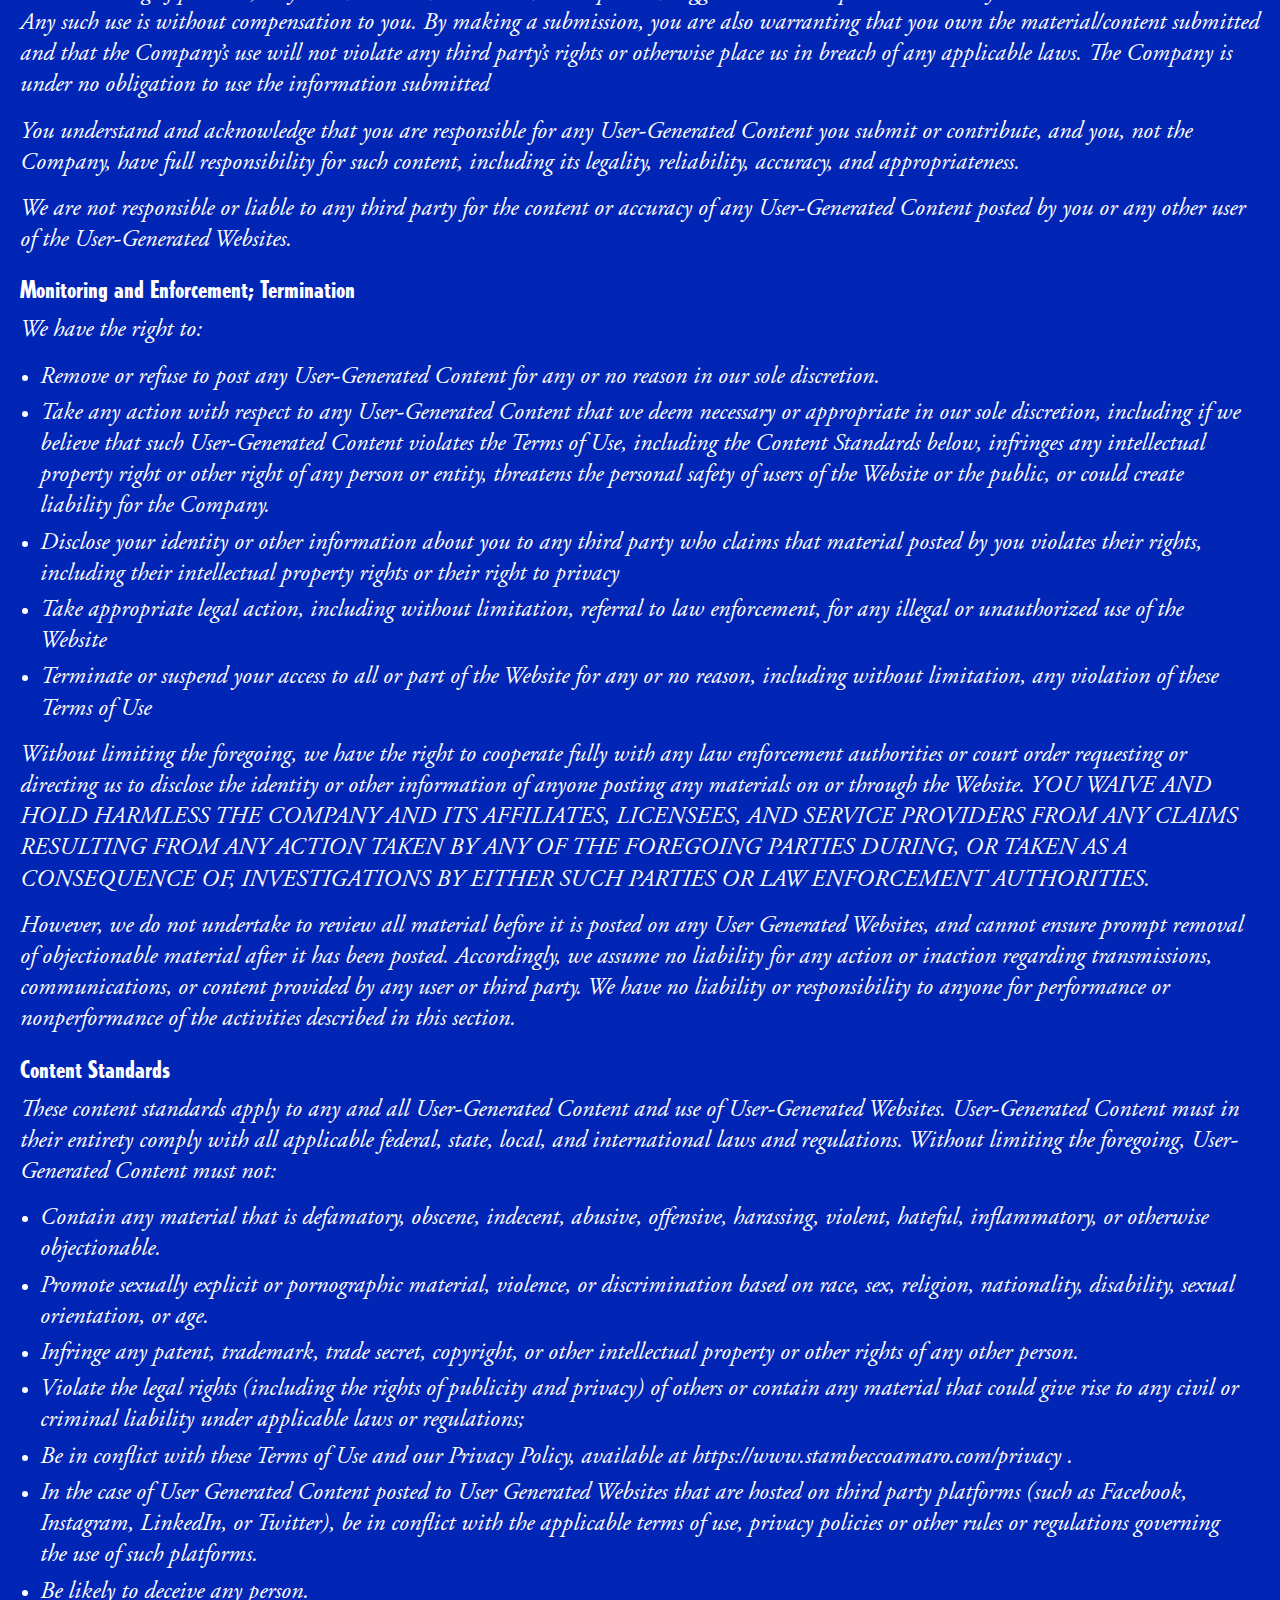
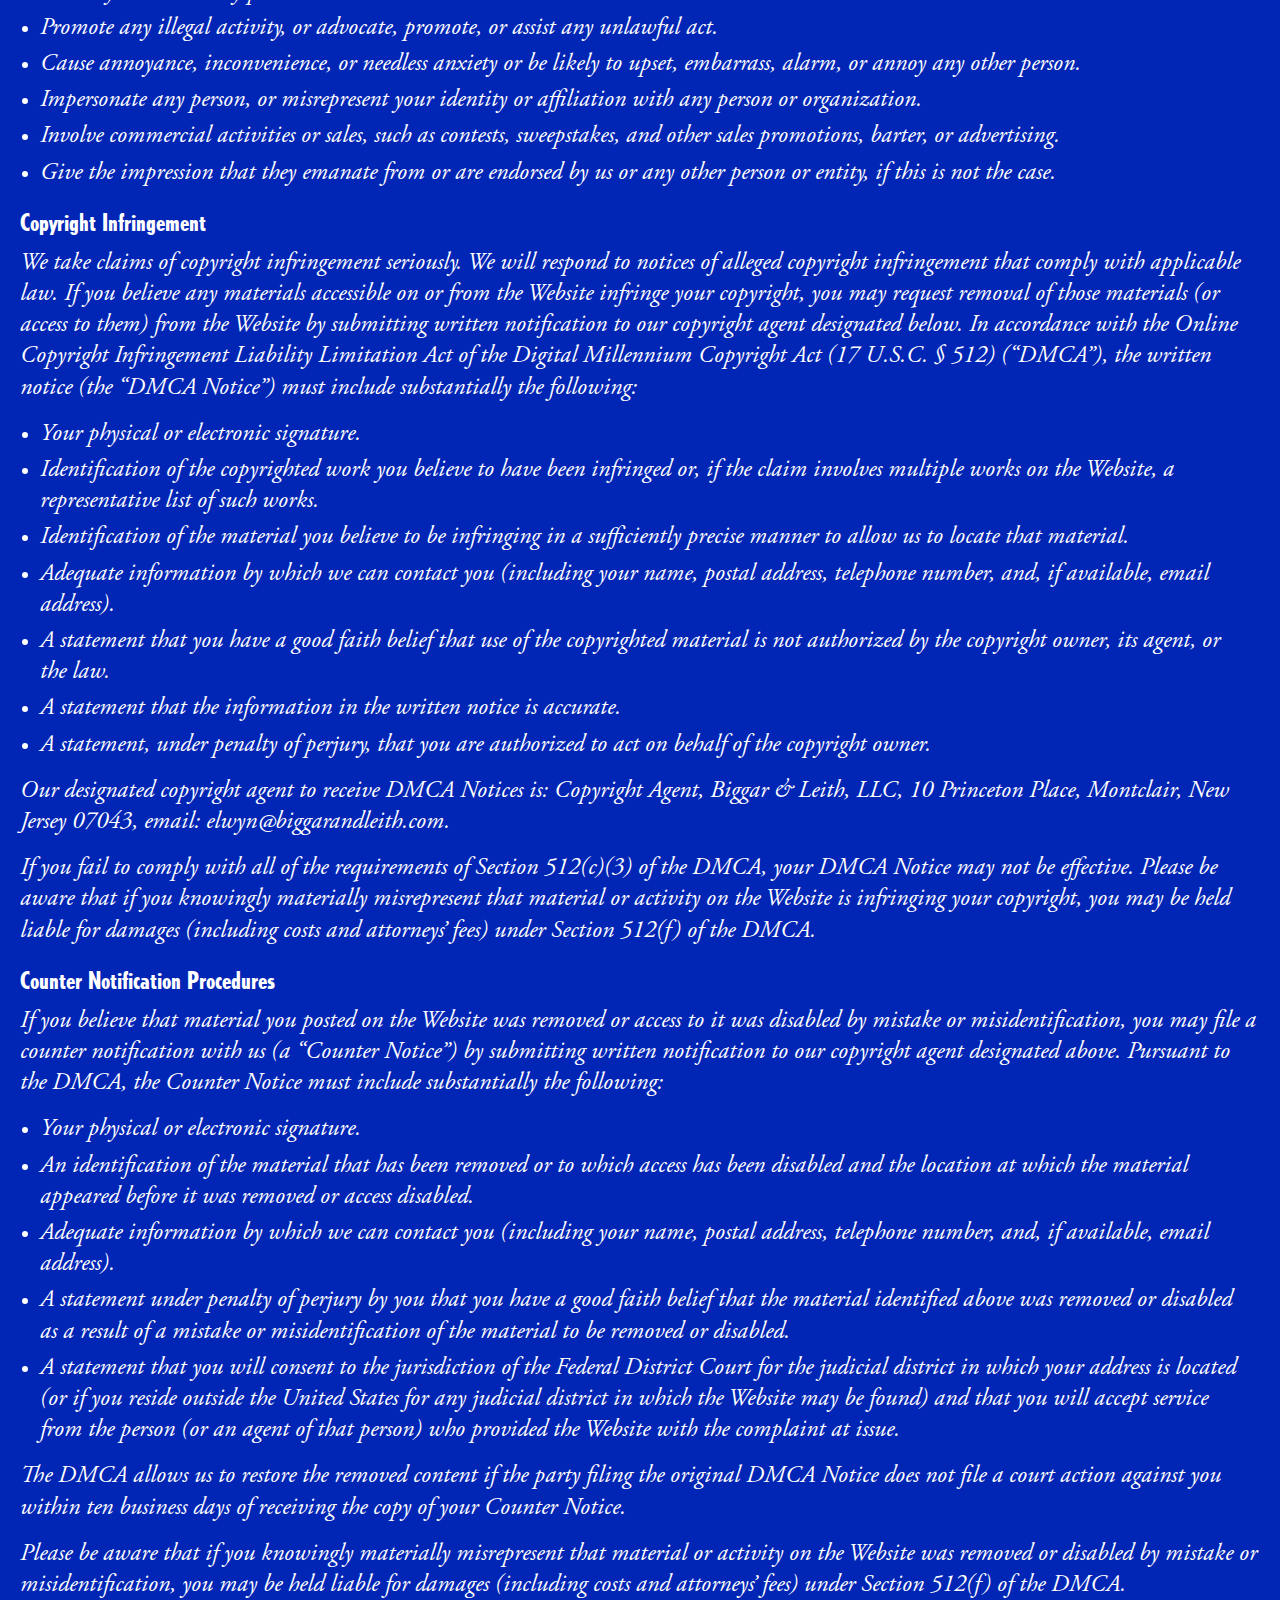
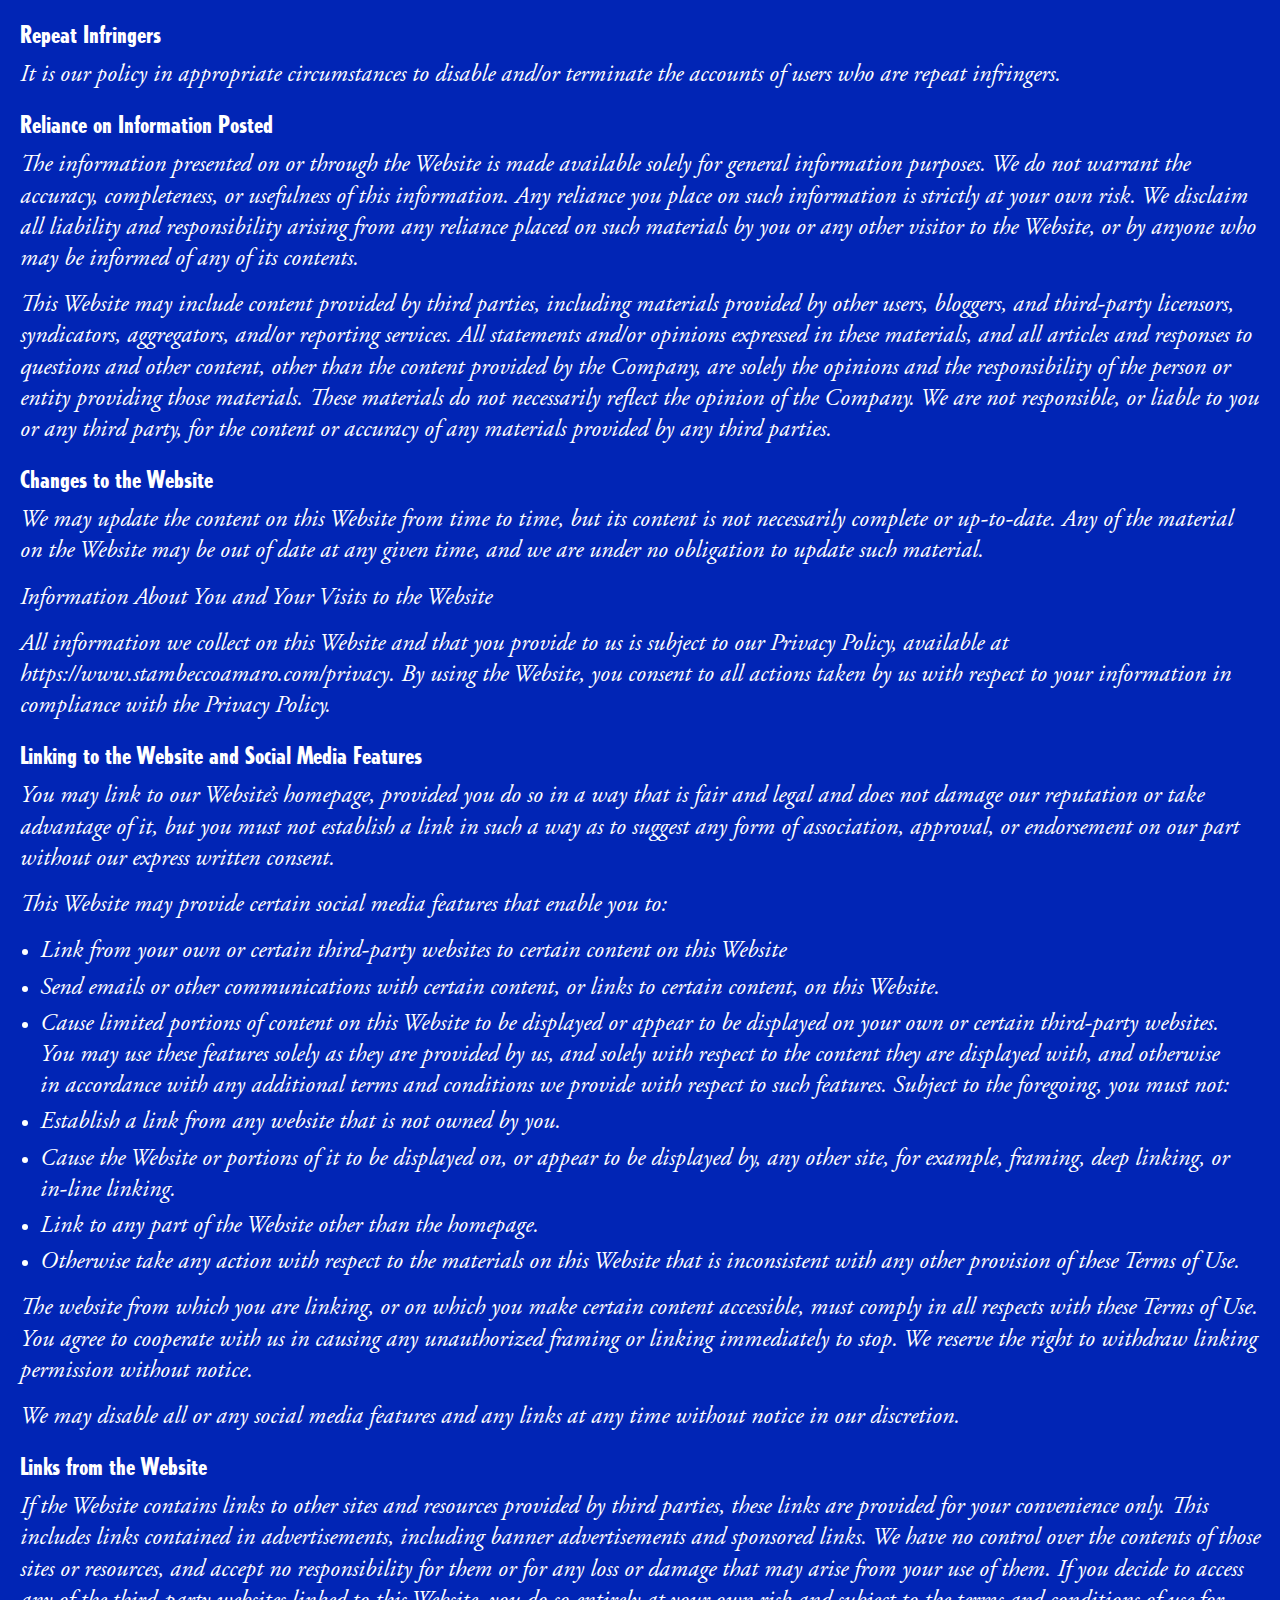
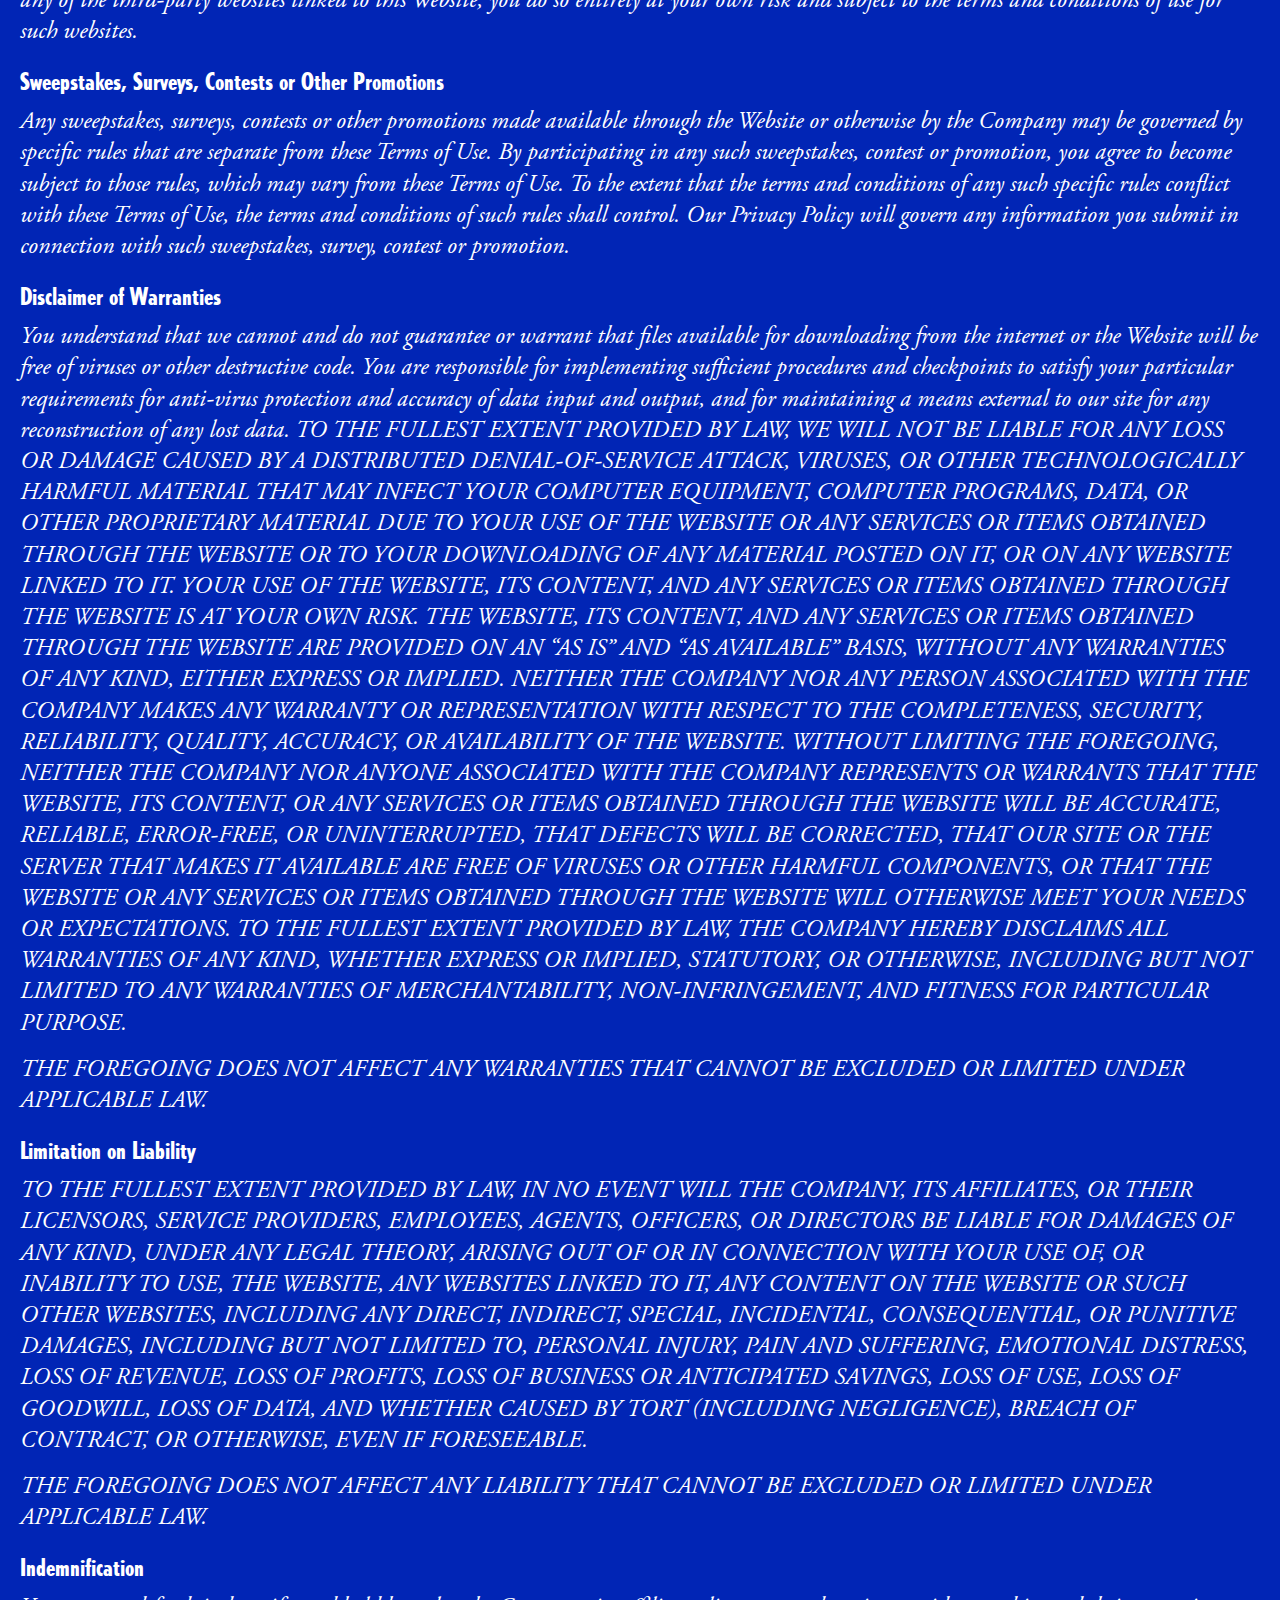
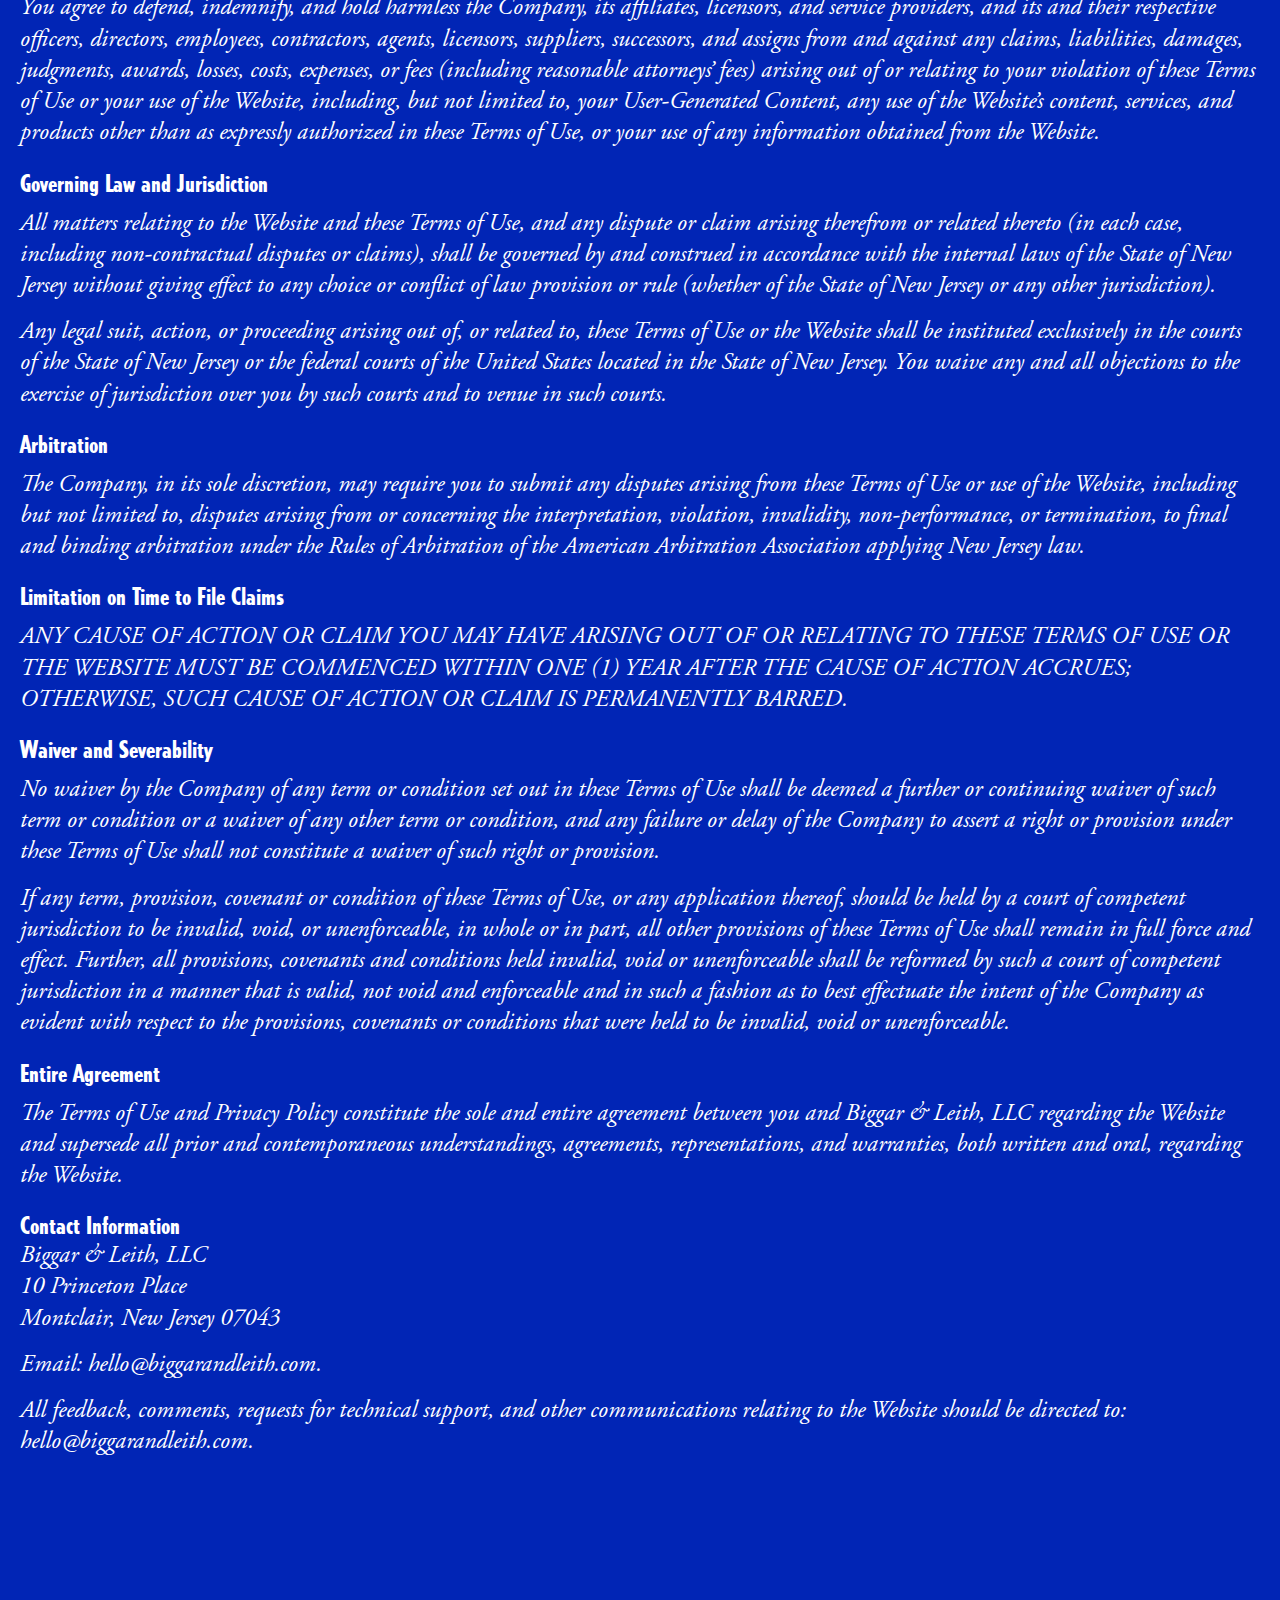
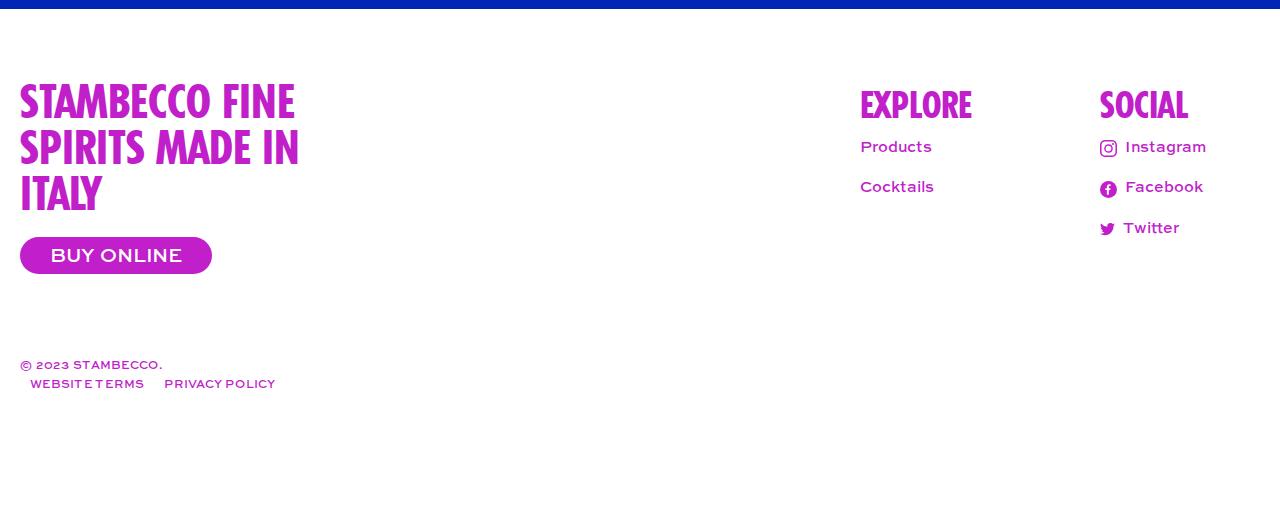
<file: terms.html>
<!DOCTYPE html>
<html lang="en">

<head>
    <meta charset="utf-8">
    <meta name="viewport" content="width=device-width, initial-scale=1.0">
    <meta name="format-detection" content="telephone=no">
    <title>Stambecco | Terms</title>
    <link rel="icon" href="svgs/favicon.svg" type="image/svg" sizes="32x32">
    <link type="text/css" rel="stylesheet" href="css/slick-theme.css">
    <link type="text/css" rel="stylesheet" href="css/slick.css">
    <link type="text/css" rel="stylesheet" href="css/style.css">
</head>

<body>
    <main class="main-wrap">
        <!-- Beginning header section -->
        <header class="header-wrap">
            <div class="common-wrap clear">
                <div class="header-inner">
                    <div class="nav-wrap desk flex-box">
                        <div class="main-nav flex-box">
                            <div class="nav-left-bar">
                                <ul class="flex-box">
                                    <li><a href="#tiramisu-sec">COCKTAILS</a></li>
                                </ul>
                            </div>
                            <div class="desk-logo">
                                <a href="index.html">
                                    <img class="default" src="svgs/logo.svg" alt="Logo">
                                </a>
                            </div>
                            <div class="nav-right-bar">
                                <ul class="flex-box">
                                    <li class="buy-online"><a href="#stockists-modal" class="modal-trigger">BUY ONLINE</a></li>
                                </ul>
                            </div>
                        </div>
                    </div>
                    <div class="logo-wrap mobi">
                        <div class="phone-nav">
                            <div class="menu-open">menu</div>
                            <div class="menu-close">close</div>
                        </div>
                        <div class="main-logo">
                            <a href="index.html">
                                <img class="default" src="svgs/logo.svg" alt="Logo">
                            </a>
                        </div>
                        <div class="buy-cart">
                            <em class="buy-text">BUY</em>
                        </div>
                    </div>
                </div>
            </div>
        </header>
        <!-- End header section -->

        <!-- Beginning main content section -->
        <div class="main-content-wrap section">

            <div class="privacy-wrap">
                <div class="common-wrap clear">
                    <div class="privacy-inner">
                        <div class="privacy-intro">
                            <h1>Website Terms of Use</h1>
                            <p>Last Modified: August 16, 2021</p>
                        </div>
                        <div class="privacy-item-wrap">
                            <div class="privacy-item">
                                <h4>Acceptance of the Terms of Use</h4>
                                <p>These terms of use (“Terms of Use”) are entered into by and between you (“you” or “your”) and Biggar & Leith, LLC and its affiliates, successors and assigns (“Company,” “we,” or “us”). The following terms and conditions govern your access to and use of this website, including any content, functionality, and services offered on or through this website and any of the Company’s User-Generated Websites, as defined in User-Generated Content below, including the Company’s newsletter, email notifications or any related applications provided by us (collectively, the “Website”), whether as a guest or a registered user.</p>
                                <p>Please read the Terms of Use carefully before you start to use the Website. By using the Website or by clicking to accept or agree to the Terms of Use when this option is made available to you, you accept and agree to be bound and abide by these Terms of Use and our Privacy Policy found at <a href="https://www.stambeccoamaro.com/privacy">https://www.stambeccoamaro.com/privacy</a>, WHICH IS INCORPORATED HEREIN BY REFERENCE. If you do not want to agree to these Terms of Use OR the Privacy Policy, you must not access or use the Website.</p>
                                <p>THIS WEBSITE IS INTENDED FOR THE EXCLUSIVE USE OF USERS WHO ARE ABOVE THE LEGAL AGE TO CONSUME ALCOHOL IN THE JURISDICTION IN WHICH YOU RESIDE, WHICH MAY BE DIFFERENT FOR USERS DEPENDING ON YOUR JURISDICTION (FOR INSTANCE, IN THE UNITED STATES YOU MUST BE AT LEAST 21 YEARS OF AGE), OR, IN JURISDICTIONS THAT DO NOT HAVE A LEGAL AGE TO CONSUME ALCOHOL, ABOVE THE AGE OF 18 (SUCH APPLICABLE AGE, THE “MINIMUM AGE”). IF YOU ARE NOT OVER THE MINIMUM AGE, YOU MUST NOT USE OR ACCESS THIS WEBSITE. BY USING THIS WEBSITE, YOU REPRESENT AND WARRANT THAT YOU ARE OVER THE MINIMUM AGE, THAT YOU ARE OF LEGAL AGE TO FORM A BINDING CONTRACT WITH THE COMPANY, AND MEET ALL OF THE FOREGOING ELIGIBILITY REQUIREMENTS. IF YOU DO NOT MEET ALL OF THESE REQUIREMENTS, YOU MUST NOT ACCESS OR USE THE WEBSITE.</p>
                            </div>
                            <div class="privacy-item">
                                <h4>Geographic Restrictions</h4>
                                <p>The owner of the Website is based in the State of New Jersey in the United States. Access to the Website may not be legal by certain persons or in certain countries. We make no claims that the Website or any of its content is accessible or appropriate outside of the United States. If you access the Website from outside the United States, you do so on your own initiative and are responsible for compliance with local laws.</p>
                            </div>
                            <div class="privacy-item">
                                <h4>Changes to the Terms of Use</h4>
                                <p>We may revise and update these Terms of Use (including any policies or agreements which are incorporated by reference herein) from time to time in our sole discretion. If we make material changes to these Terms of Use, we will notify you by notice posted on the Website. All changes are effective immediately when we post them, and apply to all access to and use of the Website thereafter (as indicated by the “Last Modified” date at the top of this page). However, any changes to the dispute resolution provisions set out in Governing Law and Jurisdiction below will not apply to any disputes for which the parties have actual notice on or before the date the change is posted on the Website.
                                Your continued use of the Website following the posting of revised Terms of Use means that you accept and agree to the changes. You are expected to check these Terms of Use each time you access this Website so you are aware of any changes, as they are binding on you.</p>
                            </div>
                            <div class="privacy-item">
                                <h4>Accessing the Website and Account Security</h4>
                                <p>We reserve the right to withdraw or amend this Website, and any service or material we provide on the Website, in our sole discretion without notice. We will not be liable if for any reason all or any part of the Website is unavailable at any time or for any period. From time to time, we may restrict access to some parts of the Website, or the entire Website, to users, including any registered users.</p>
                                <ul>
                                    <li>Making all arrangements necessary for you to have access to the Website.</li>
                                    <li> Ensuring that all persons who access the Website through your internet connection are at least the Minimum Age and are aware of these Terms of Use and comply with them.</li>
                                </ul>
                                <p>To access the Website or some of the resources it offers, you may be asked to provide certain registration details or other information. It is a condition of your use of the Website that all the information you provide to or on the Website is correct, current, and complete. You agree that all information you provide to register with this Website or otherwise, including, but not limited to, through the use of any interactive features on the Website, is governed by our Privacy Policy, available at <a href="https://www.stambeccoamaro.com/privacy">https://www.stambeccoamaro.com/privacy</a>, and you consent to all actions we take with respect to your information consistent with our Privacy Policy.</p>
                                <p>If you choose, or are provided with, a user name, password, or any other piece of information as part of our security procedures, you must treat such information as confidential, and you must not disclose it to any other person or entity. You also acknowledge that your account is personal to you and agree not to provide any other person with access to this Website or portions of it using your user name, password, or other security information. You agree to notify us immediately of any unauthorized access to or use of your user name or password or any other breach of security. You also agree to ensure that you exit from your account at the end of each session. You should use particular caution when accessing your account from a public or shared computer so that others are not able to view or record your password or other personal information.
                                We have the right to disable any user name, password, or other identifier, whether chosen by you or provided by us, at any time in our sole discretion for any or no reason, including if, in our opinion, you have violated any provision of these Terms of Use.</p>
                            </div>
                            <div class="privacy-item">
                                <h4>Intellectual Property Rights</h4>
                                <p>The Website and its entire contents, features, and functionality (including but not limited to all information, software, text, displays, images, video, and audio, and the design, selection, and arrangement thereof) are owned by the Company, its licensors, or other providers of such material and are protected by United States and international copyright, trademark, patent, trade secret, and/or other intellectual property or proprietary rights laws.
                                These Terms of Use permit you to use the Website for your personal, non-commercial use only. You must not reproduce, distribute, modify, create derivative works from, publicly display, publicly perform, republish, download, store, or transmit any of the material on our Website, except as follows:</p>
                                <ul>
                                    <li> Your computer may temporarily store copies of such materials in RAM incidental to your accessing and viewing those materials.</li>
                                    <li>You may store files that are automatically cached by your Web browser for display enhancement purposes.</li>
                                    <li>You may print one copy of a reasonable number of pages of the Website for your own personal, non-commercial use, but not for further reproduction, publication, or distribution.</li>
                                    <li>If we provide social media features with certain content, you may take such actions as are enabled by such features. You must not:</li>
                                    <li>Modify copies of any materials from this site.</li>
                                    <li>Use any illustrations, photographs, video or audio sequences, or any graphics separately from the accompanying text.</li>
                                    <li>Delete or alter any copyright, trademark, or other proprietary rights notices from copies of materials from this site.</li>
                                </ul>
                                <p>You must not access or use for any commercial purposes any part of the Website or any services or materials available through the Website.
                                If you wish to make any use of material on the Website other than that set out in this section, you must obtain prior written consent from the Company (which consent may be withheld in our sole and absolute discretion). Please address any request for such consent to the email address set forth below under Contact Information.</p>
                                <p>If you print, copy, modify, download, or otherwise use or provide any other person with access to any part of the Website in breach of these Terms of Use, your right to use the Website will stop immediately and you must, at our request, return or destroy any copies of the materials you have made. No right, title, or interest in or to the Website or any content on the Website is transferred to you, and all rights not expressly granted herein are reserved by the Company. Any use of the Website not expressly permitted by these Terms of Use is a breach of these Terms of Use and may violate copyright, trademark, and other laws.</p>
                            </div>
                            <div class="privacy-item">
                                <h4>Trademarks</h4>
                                <p>The Company name and logo, and all related names, logos, product and service names, trade dress, designs (including but not limited to packaging and label designs), and slogans (including but not limited to the following trademarks and related logos: (i) BUTTERFLY CANNON, (ii) DAISY WHEEL, (iii) GLADSTONE AXE, (iv) HOTEL STARLINO, (v) MONTE STAMBECCO, (vi) MXCO POLANCO, (vii) SHANKY & SHIREMAN, (viii) SHANKY’S WHIP, (ix) SPYTAIL, (x) FIRELLI and (xi) TREDSTONE) are trademarks of the Company or its affiliates or licensors. You must not use such marks without the prior written permission of the Company. All other names, logos, product and service names, designs, and slogans on this Website are the trademarks of their respective owners.</p>
                            </div>
                            <div class="privacy-item">
                                <h4>Prohibited Uses</h4>
                                <p>You may use the Website only for lawful purposes and in accordance with these Terms of Use. You agree not to use the Website:</p>
                                <ul>
                                    <li>In any way that violates any applicable federal, state, local, or international law or regulation (including, without limitation, any laws regarding the export of data or software to and from the US or other countries).</li>
                                    <li> For the purpose of exploiting, harming, or attempting to exploit or harm minors in any way by exposing them to inappropriate content, asking for personally identifiable information, or otherwise.</li>
                                    <li>To transmit, or procure the sending of, any advertising or promotional material, including any “junk mail,” “chain letter,” “spam,” or any other similar solicitation.</li>
                                    <li>To impersonate or attempt to impersonate the Company, a Company employee, another user, or any other person or entity (including, without limitation, by using email addresses associated with any of the foregoing).</li>
                                    <li>To engage in any other conduct that restricts or inhibits anyone’s use or enjoyment of the Website, or which, as determined by us, may harm the Company or users of the Website, or expose them to liability.</li>
                                </ul>
                                <p>Additionally, you agree not to:</p>
                                <ul>
                                    <li>Use the Website in any manner that could disable, overburden, damage, or impair the site or interfere with any other party’s use of the Website, including their ability to engage in real time activities through the Website.</li>
                                    <li>Use any robot, spider, or other automatic device, process, or means to access the Website for any purpose, including monitoring or copying any of the material on the Website.</li>
                                    <li>Use any manual process to monitor or copy any of the material on the Website, or for any other purpose not expressly authorized in these Terms of Use, without our prior written consent.</li>
                                    <li> Use any device, software, or routine that interferes with the proper working of the Website.</li>
                                    <li>Use any robot, spider, or other automatic device, process, or means to access the Website for any purpose, including monitoring or copying any of the material on the Website.</li>
                                    <li> Use any manual process to monitor or copy any of the material on the Website, or for any other purpose not expressly authorized in these Terms of Use, without our prior written consent.</li>
                                    <li> Use any device, software, or routine that interferes with the proper working of the Website.</li>
                                    <li>  Attempt to gain unauthorized access to, interfere with, damage, or disrupt any parts of the Website, the server on which the Website is stored, or any server, computer, or database connected to the Website.</li>
                                    <li> Attack the Website via a denial-of-service attack or a distributed denial-of-service attack.</li>
                                    <li> Otherwise attempt to interfere with the proper working of the Website.</li>
                                </ul>
                            </div>
                            <div class="privacy-item">
                                <h4>User-Generated Content</h4>
                                <p>The Company owns and/or operates this Website, as well as other social media accounts and online properties, including, without limitation, Company accounts or pages on Facebook, Instagram, LinkedIn and Twitter (“User-Generated Websites”). Such User-Generated Websites may include, but are not limited to, message boards, blogs, social media accounts, reviews, and comment boards. The User-Generated Websites may permit users to post, submit, publish, display, or transmit to other users or third parties (hereinafter, “post”) content or materials (“User-Generated Content”). By registering or using any User-Generated Websites, you accept and agree to the following Terms and Conditions for User-Generated Content.</p>
                                <p>Any User-Generated Content does not necessarily represent the opinions of the Company or its affiliates. Posts that we feel are offensive, inappropriate or not otherwise keeping with the spirit of the page may, in our sole discretion, be removed. Examples of posts that may be removed include posts that: (i) are advertising or spam; (ii) are off-topic; (iii) contain vulgar language; or (iv) may violate the rights of others. We also reserve the right to block users.</p>
                                <p>Your User-Generated Content will be treated as non-confidential and non-proprietary. Anything you submit or post on any User-Generated Website becomes the property of the Company and we may use and reproduce your User-Generated Content freely and for any purpose. Specifically, the Company is free to use for any purposes whatsoever (including but not limited to the developing, manufacturing, advertising and marketing of products) any ideas, artwork, inventions, developments, suggestions or concepts contained in your User-Generated Content. Any such use is without compensation to you. By making a submission, you are also warranting that you own the material/content submitted and that the Company’s use will not violate any third party’s rights or otherwise place us in breach of any applicable laws. The Company is under no obligation to use the information submitted</p>
                                <p>You understand and acknowledge that you are responsible for any User-Generated Content you submit or contribute, and you, not the Company, have full responsibility for such content, including its legality, reliability, accuracy, and appropriateness.</p>

                                <p> We are not responsible or liable to any third party for the content or accuracy of any User-Generated Content posted by you or any other user of the User-Generated Websites.</p>
                            </div>
                            <div class="privacy-item">
                                <h4>Monitoring and Enforcement; Termination</h4>
                                <p>We have the right to:</p>
                                <ul>
                                    <li>Remove or refuse to post any User-Generated Content for any or no reason in our sole discretion.</li>
                                    <li>Take any action with respect to any User-Generated Content that we deem necessary or appropriate in our sole discretion, including if we believe that such User-Generated Content violates the Terms of Use, including the Content Standards below, infringes any intellectual property right or other right of any person or entity, threatens the personal safety of users of the Website or the public, or could create liability for the Company.</li>
                                    <li>Disclose your identity or other information about you to any third party who claims that material posted by you violates their rights, including their intellectual property rights or their right to privacy</li>
                                    <li>Take appropriate legal action, including without limitation, referral to law enforcement, for any illegal or unauthorized use of the Website</li>
                                    <li>Terminate or suspend your access to all or part of the Website for any or no reason, including without limitation, any violation of these Terms of Use</li>                                    
                                </ul>
                                <p>Without limiting the foregoing, we have the right to cooperate fully with any law enforcement authorities or court order requesting or directing us to disclose the identity or other information of anyone posting any materials on or through the Website. YOU WAIVE AND HOLD HARMLESS THE COMPANY AND ITS AFFILIATES, LICENSEES, AND SERVICE PROVIDERS FROM ANY CLAIMS RESULTING FROM ANY ACTION TAKEN BY ANY OF THE FOREGOING PARTIES DURING, OR TAKEN AS A CONSEQUENCE OF, INVESTIGATIONS BY EITHER SUCH PARTIES OR LAW ENFORCEMENT AUTHORITIES.</p>
                                <p>However, we do not undertake to review all material before it is posted on any User Generated Websites, and cannot ensure prompt removal of objectionable material after it has been posted. Accordingly, we assume no liability for any action or inaction regarding transmissions, communications, or content provided by any user or third party. We have no liability or responsibility to anyone for performance or nonperformance of the activities described in this section.</p>
                            </div>
                            <div class="privacy-item">
                                <h4>Content Standards</h4>
                                <p>These content standards apply to any and all User-Generated Content and use of User-Generated Websites. User-Generated Content must in their entirety comply with all applicable federal, state, local, and international laws and regulations. Without limiting the foregoing, User-Generated Content must not:</p>
                                <ul>
                                    <li>Contain any material that is defamatory, obscene, indecent, abusive, offensive, harassing, violent, hateful, inflammatory, or otherwise objectionable.</li>
                                    <li>Promote sexually explicit or pornographic material, violence, or discrimination based on race, sex, religion, nationality, disability, sexual orientation, or age.</li>
                                    <li> Infringe any patent, trademark, trade secret, copyright, or other intellectual property or other rights of any other person.</li>
                                    <li>Violate the legal rights (including the rights of publicity and privacy) of others or contain any material that could give rise to any civil or criminal liability under applicable laws or regulations;</li> 
                                    <li>Be in conflict with these Terms of Use and our Privacy Policy, available at https://www.stambeccoamaro.com/privacy .</li>
                                    <li>In the case of User Generated Content posted to User Generated Websites that are hosted on third party platforms (such as Facebook, Instagram, LinkedIn, or Twitter), be in conflict with the applicable terms of use, privacy policies or other rules or regulations governing the use of such platforms.</li>
                                    <li>Be likely to deceive any person.</li>
                                    <li>Promote any illegal activity, or advocate, promote, or assist any unlawful act.</li>
                                    <li>Cause annoyance, inconvenience, or needless anxiety or be likely to upset, embarrass, alarm, or annoy any other person.</li>
                                    <li>Impersonate any person, or misrepresent your identity or affiliation with any person or organization.</li>
                                    <li>Involve commercial activities or sales, such as contests, sweepstakes, and other sales promotions, barter, or advertising.</li>
                                    <li>Give the impression that they emanate from or are endorsed by us or any other person or entity, if this is not the case.</li>      
                                </ul>
                            </div>
                            <div class="privacy-item">
                                <h4>Copyright Infringement</h4>
                                <p>We take claims of copyright infringement seriously. We will respond to notices of alleged copyright infringement that comply with applicable law. If you believe any materials accessible on or from the Website infringe your copyright, you may request removal of those materials (or access to them) from the Website by submitting written notification to our copyright agent designated below. In accordance with the Online Copyright Infringement Liability Limitation Act of the Digital Millennium Copyright Act (17 U.S.C. § 512) (“DMCA”), the written notice (the “DMCA Notice”) must include substantially the following:</p>
                                <ul>
                                    <li>Your physical or electronic signature.</li>
                                    <li> Identification of the copyrighted work you believe to have been infringed or, if the claim involves multiple works on the Website, a representative list of such works.</li>
                                    <li> Identification of the material you believe to be infringing in a sufficiently precise manner to allow us to locate that material.</li>
                                    <li>Adequate information by which we can contact you (including your name, postal address, telephone number, and, if available, email address).</li>
                                    <li>A statement that you have a good faith belief that use of the copyrighted material is not authorized by the copyright owner, its agent, or the law.</li>
                                    <li>A statement that the information in the written notice is accurate.</li>
                                    <li>A statement, under penalty of perjury, that you are authorized to act on behalf of the copyright owner.</li>
                                </ul>
                                <p>Our designated copyright agent to receive DMCA Notices is: Copyright Agent, Biggar & Leith, LLC, 10 Princeton Place, Montclair, New Jersey 07043, email: elwyn@biggarandleith.com.</p>
                                <p>If you fail to comply with all of the requirements of Section 512(c)(3) of the DMCA, your DMCA Notice may not be effective.

                                    Please be aware that if you knowingly materially misrepresent that material or activity on the Website is infringing your copyright, you may be held liable for damages (including costs and attorneys’ fees) under Section 512(f) of the DMCA.</p>
                            </div>
                            <div class="privacy-item">
                                <h4>Counter Notification Procedures</h4>
                                <p>If you believe that material you posted on the Website was removed or access to it was disabled by mistake or misidentification, you may file a counter notification with us (a “Counter Notice”) by submitting written notification to our copyright agent designated above. Pursuant to the DMCA, the Counter Notice must include substantially the following:</p>
                                <ul>
                                    <li>Your physical or electronic signature.</li>
                                    <li>An identification of the material that has been removed or to which access has been disabled and the location at which the material appeared before it was removed or access disabled.</li>
                                    <li>Adequate information by which we can contact you (including your name, postal address, telephone number, and, if available, email address).</li>
                                    <li>A statement under penalty of perjury by you that you have a good faith belief that the material identified above was removed or disabled as a result of a mistake or misidentification of the material to be removed or disabled.</li>
                                    <li>A statement that you will consent to the jurisdiction of the Federal District Court for the judicial district in which your address is located (or if you reside outside the United States for any judicial district in which the Website may be found) and that you will accept service from the person (or an agent of that person) who provided the Website with the complaint at issue.</li>                                    
                                </ul>
                                <p>The DMCA allows us to restore the removed content if the party filing the original DMCA Notice does not file a court action against you within ten business days of receiving the copy of your Counter Notice.</p>
                                <p>Please be aware that if you knowingly materially misrepresent that material or activity on the Website was removed or disabled by mistake or misidentification, you may be held liable for damages (including costs and attorneys’ fees) under Section 512(f) of the DMCA.</p>
                            </div>
                            <div class="privacy-item">
                                <h4>Repeat Infringers</h4>
                                <p>It is our policy in appropriate circumstances to disable and/or terminate the accounts of users who are repeat infringers.</p>
                            </div>
                            <div class="privacy-item">
                                <h4>Reliance on Information Posted</h4>
                                <p>The information presented on or through the Website is made available solely for general information purposes. We do not warrant the accuracy, completeness, or usefulness of this information. Any reliance you place on such information is strictly at your own risk. We disclaim all liability and responsibility arising from any reliance placed on such materials by you or any other visitor to the Website, or by anyone who may be informed of any of its contents.</p>
                                <p>This Website may include content provided by third parties, including materials provided by other users, bloggers, and third-party licensors, syndicators, aggregators, and/or reporting services. All statements and/or opinions expressed in these materials, and all articles and responses to questions and other content, other than the content provided by the Company, are solely the opinions and the responsibility of the person or entity providing those materials. These materials do not necessarily reflect the opinion of the Company. We are not responsible, or liable to you or any third party, for the content or accuracy of any materials provided by any third parties.</p>                                
                            </div>
                            <div class="privacy-item">
                                <h4>Changes to the Website</h4>
                                <p>We may update the content on this Website from time to time, but its content is not necessarily complete or up-to-date. Any of the material on the Website may be out of date at any given time, and we are under no obligation to update such material.</p>
                                <p>Information About You and Your Visits to the Website</p>
                                <p>All information we collect on this Website and that you provide to us is subject to our Privacy Policy, available at <a href="#">https://www.stambeccoamaro.com/privacy</a>. By using the Website, you consent to all actions taken by us with respect to your information in compliance with the Privacy Policy.</p>                                
                            </div>
                            <div class="privacy-item">
                                <h4>Linking to the Website and Social Media Features</h4>
                                <p>You may link to our Website’s homepage, provided you do so in a way that is fair and legal and does not damage our reputation or take advantage of it, but you must not establish a link in such a way as to suggest any form of association, approval, or endorsement on our part without our express written consent.</p>
                                <p>This Website may provide certain social media features that enable you to:</p>
                                <ul>
                                    <li>Link from your own or certain third-party websites to certain content on this Website</li>
                                    <li>Send emails or other communications with certain content, or links to certain content, on this Website.</li>
                                    <li> Cause limited portions of content on this Website to be displayed or appear to be displayed on your own or certain third-party websites.
                                    You may use these features solely as they are provided by us, and solely with respect to the content they are displayed with, and otherwise in accordance with any additional terms and conditions we provide with respect to such features. Subject to the foregoing, you must not:</li>
                                    <li>Establish a link from any website that is not owned by you.</li>
                                    <li>Cause the Website or portions of it to be displayed on, or appear to be displayed by, any other site, for example, framing, deep linking, or in-line linking.</li>
                                    <li>Link to any part of the Website other than the homepage.</li>
                                    <li>Otherwise take any action with respect to the materials on this Website that is inconsistent with any other provision of these Terms of Use.</li>
                                </ul>
                                <p>The website from which you are linking, or on which you make certain content accessible, must comply in all respects with these Terms of Use.
                                    You agree to cooperate with us in causing any unauthorized framing or linking immediately to stop. We reserve the right to withdraw linking permission without notice.</p>
                                <p>We may disable all or any social media features and any links at any time without notice in our discretion.</p>
                            </div>
                            <div class="privacy-item">
                                <h4>Links from the Website</h4>
                                <p>If the Website contains links to other sites and resources provided by third parties, these links are provided for your convenience only. This includes links contained in advertisements, including banner advertisements and sponsored links. We have no control over the contents of those sites or resources, and accept no responsibility for them or for any loss or damage that may arise from your use of them. If you decide to access any of the third-party websites linked to this Website, you do so entirely at your own risk and subject to the terms and conditions of use for such websites.</p>                                
                            </div>
                            <div class="privacy-item">
                                <h4>Sweepstakes, Surveys, Contests or Other Promotions</h4>
                                <p>Any sweepstakes, surveys, contests or other promotions made available through the Website or otherwise by the Company may be governed by specific rules that are separate from these Terms of Use. By participating in any such sweepstakes, contest or promotion, you agree to become subject to those rules, which may vary from these Terms of Use. To the extent that the terms and conditions of any such specific rules conflict with these Terms of Use, the terms and conditions of such rules shall control. Our Privacy Policy will govern any information you submit in connection with such sweepstakes, survey, contest or promotion.</p>
                            </div>
                            <div class="privacy-item">
                                <h4>Disclaimer of Warranties</h4>
                                <p>You understand that we cannot and do not guarantee or warrant that files available for downloading from the internet or the Website will be free of viruses or other destructive code. You are responsible for implementing sufficient procedures and checkpoints to satisfy your particular requirements for anti-virus protection and accuracy of data input and output, and for maintaining a means external to our site for any reconstruction of any lost data. TO THE FULLEST EXTENT PROVIDED BY LAW, WE WILL NOT BE LIABLE FOR ANY LOSS OR DAMAGE CAUSED BY A DISTRIBUTED DENIAL-OF-SERVICE ATTACK, VIRUSES, OR OTHER TECHNOLOGICALLY HARMFUL MATERIAL THAT MAY INFECT YOUR COMPUTER EQUIPMENT, COMPUTER PROGRAMS, DATA, OR OTHER PROPRIETARY MATERIAL DUE TO YOUR USE OF THE WEBSITE OR ANY SERVICES OR ITEMS OBTAINED THROUGH THE WEBSITE OR TO YOUR DOWNLOADING OF ANY MATERIAL POSTED ON IT, OR ON ANY WEBSITE LINKED TO IT.

                                    YOUR USE OF THE WEBSITE, ITS CONTENT, AND ANY SERVICES OR ITEMS OBTAINED THROUGH THE WEBSITE IS AT YOUR OWN RISK. THE WEBSITE, ITS CONTENT, AND ANY SERVICES OR ITEMS OBTAINED THROUGH THE WEBSITE ARE PROVIDED ON AN “AS IS” AND “AS AVAILABLE” BASIS, WITHOUT ANY WARRANTIES OF ANY KIND, EITHER EXPRESS OR IMPLIED. NEITHER THE COMPANY NOR ANY PERSON ASSOCIATED WITH THE COMPANY MAKES ANY WARRANTY OR REPRESENTATION WITH RESPECT TO THE COMPLETENESS, SECURITY, RELIABILITY, QUALITY, ACCURACY, OR AVAILABILITY OF THE WEBSITE. WITHOUT LIMITING THE FOREGOING, NEITHER THE COMPANY NOR ANYONE ASSOCIATED WITH THE COMPANY REPRESENTS OR WARRANTS THAT THE WEBSITE, ITS CONTENT, OR ANY SERVICES OR ITEMS OBTAINED THROUGH THE WEBSITE WILL BE ACCURATE, RELIABLE, ERROR-FREE, OR UNINTERRUPTED, THAT DEFECTS WILL BE CORRECTED, THAT OUR SITE OR THE SERVER THAT MAKES IT AVAILABLE ARE FREE OF VIRUSES OR OTHER HARMFUL COMPONENTS, OR THAT THE WEBSITE OR ANY SERVICES OR ITEMS OBTAINED THROUGH THE WEBSITE WILL OTHERWISE MEET YOUR NEEDS OR EXPECTATIONS.
                                    
                                    TO THE FULLEST EXTENT PROVIDED BY LAW, THE COMPANY HEREBY DISCLAIMS ALL WARRANTIES OF ANY KIND, WHETHER EXPRESS OR IMPLIED, STATUTORY, OR OTHERWISE, INCLUDING BUT NOT LIMITED TO ANY WARRANTIES OF MERCHANTABILITY, NON-INFRINGEMENT, AND FITNESS FOR PARTICULAR PURPOSE.</p>
                                <p>THE FOREGOING DOES NOT AFFECT ANY WARRANTIES THAT CANNOT BE EXCLUDED OR LIMITED UNDER APPLICABLE LAW.</p>                                
                            </div>
                            <div class="privacy-item">
                                <h4>Limitation on Liability</h4>
                                <p>TO THE FULLEST EXTENT PROVIDED BY LAW, IN NO EVENT WILL THE COMPANY, ITS AFFILIATES, OR THEIR LICENSORS, SERVICE PROVIDERS, EMPLOYEES, AGENTS, OFFICERS, OR DIRECTORS BE LIABLE FOR DAMAGES OF ANY KIND, UNDER ANY LEGAL THEORY, ARISING OUT OF OR IN CONNECTION WITH YOUR USE OF, OR INABILITY TO USE, THE WEBSITE, ANY WEBSITES LINKED TO IT, ANY CONTENT ON THE WEBSITE OR SUCH OTHER WEBSITES, INCLUDING ANY DIRECT, INDIRECT, SPECIAL, INCIDENTAL, CONSEQUENTIAL, OR PUNITIVE DAMAGES, INCLUDING BUT NOT LIMITED TO, PERSONAL INJURY, PAIN AND SUFFERING, EMOTIONAL DISTRESS, LOSS OF REVENUE, LOSS OF PROFITS, LOSS OF BUSINESS OR ANTICIPATED SAVINGS, LOSS OF USE, LOSS OF GOODWILL, LOSS OF DATA, AND WHETHER CAUSED BY TORT (INCLUDING NEGLIGENCE), BREACH OF CONTRACT, OR OTHERWISE, EVEN IF FORESEEABLE.</p>
                                <p>THE FOREGOING DOES NOT AFFECT ANY LIABILITY THAT CANNOT BE EXCLUDED OR LIMITED UNDER APPLICABLE LAW.</p>                                                               
                            </div>
                            <div class="privacy-item">
                                <h4>Indemnification</h4>
                                <p>You agree to defend, indemnify, and hold harmless the Company, its affiliates, licensors, and service providers, and its and their respective officers, directors, employees, contractors, agents, licensors, suppliers, successors, and assigns from and against any claims, liabilities, damages, judgments, awards, losses, costs, expenses, or fees (including reasonable attorneys’ fees) arising out of or relating to your violation of these Terms of Use or your use of the Website, including, but not limited to, your User-Generated Content, any use of the Website’s content, services, and products other than as expressly authorized in these Terms of Use, or your use of any information obtained from the Website.</p>                                                               
                            </div>
                            <div class="privacy-item">
                                <h4>Governing Law and Jurisdiction</h4>
                                <p>All matters relating to the Website and these Terms of Use, and any dispute or claim arising therefrom or related thereto (in each case, including non-contractual disputes or claims), shall be governed by and construed in accordance with the internal laws of the State of New Jersey without giving effect to any choice or conflict of law provision or rule (whether of the State of New Jersey or any other jurisdiction).</p>
                                <p>Any legal suit, action, or proceeding arising out of, or related to, these Terms of Use or the Website shall be instituted exclusively in the courts of the State of New Jersey or the federal courts of the United States located in the State of New Jersey. You waive any and all objections to the exercise of jurisdiction over you by such courts and to venue in such courts.</p>                                
                            </div>
                            <div class="privacy-item">
                                <h4>Arbitration</h4>
                                <p>The Company, in its sole discretion, may require you to submit any disputes arising from these Terms of Use or use of the Website, including but not limited to, disputes arising from or concerning the interpretation, violation, invalidity, non-performance, or termination, to final and binding arbitration under the Rules of Arbitration of the American Arbitration Association applying New Jersey law.</p>                                
                            </div>
                            <div class="privacy-item">
                                <h4>Limitation on Time to File Claims</h4>
                                <p>ANY CAUSE OF ACTION OR CLAIM YOU MAY HAVE ARISING OUT OF OR RELATING TO THESE TERMS OF USE OR THE WEBSITE MUST BE COMMENCED WITHIN ONE (1) YEAR AFTER THE CAUSE OF ACTION ACCRUES; OTHERWISE, SUCH CAUSE OF ACTION OR CLAIM IS PERMANENTLY BARRED.</p>
                            </div>
                            <div class="privacy-item">
                                <h4>Waiver and Severability</h4>
                                <p>No waiver by the Company of any term or condition set out in these Terms of Use shall be deemed a further or continuing waiver of such term or condition or a waiver of any other term or condition, and any failure or delay of the Company to assert a right or provision under these Terms of Use shall not constitute a waiver of such right or provision.</p>
                                <p>If any term, provision, covenant or condition of these Terms of Use, or any application thereof, should be held by a court of competent jurisdiction to be invalid, void, or unenforceable, in whole or in part, all other provisions of these Terms of Use shall remain in full force and effect. Further, all provisions, covenants and conditions held invalid, void or unenforceable shall be reformed by such a court of competent jurisdiction in a manner that is valid, not void and enforceable and in such a fashion as to best effectuate the intent of the Company as evident with respect to the provisions, covenants or conditions that were held to be invalid, void or unenforceable.</p>                                
                            </div>
                            <div class="privacy-item">
                                <h4>Entire Agreement</h4>
                                <p>The Terms of Use and Privacy Policy constitute the sole and entire agreement between you and Biggar & Leith, LLC regarding the Website and supersede all prior and contemporaneous understandings, agreements, representations, and warranties, both written and oral, regarding the Website.</p>                                                                                              
                            </div>
                            <div class="privacy-item">
                                <h4>Contact Information</h4>
                                <address>Biggar & Leith, LLC <br> 10 Princeton Place <br> Montclair, New Jersey 07043</address>
                                <p>Email: <a href="#">hello@biggarandleith.com.</a></p>
                                <p>All feedback, comments, requests for technical support, and other communications relating to the Website should be directed to: <a href="#">hello@biggarandleith.com.</a></p>                                                                                             
                            </div>
                        </div>
                    </div>
                </div>
            </div>



            

        </div>
        <!-- End main content section -->

        <!-- Beginning footer section -->
        <footer class="main-footer-section">
            <div class="common-wrap clear">
                <div class="footer-inner">
                    <div class="footer-logo-wrap">
                        <div class="footer-heading">
                            <h3>STAMBECCO FINE SPIRITS MADE IN ITALY</h3>
                            <a href="#stockists-modal" class="btn medium modal-trigger">BUY ONLINE</a>
                        </div>
                    </div>
                    <div class="widget-item-wrap">
                        <div class="widget-item ">
                            <h4>Explore</h4>
                            <ul>
                                <li><a href="#explore-drinks">Products</a></li>
                                <li><a href="#tiramisu-sec">Cocktails</a></li>

                            </ul>
                        </div>
                        <div class="widget-item">
                            <h4>Social</h4>
                            <ul>
                                <li><a href="https://www.instagram.com/stambeccoamaro/"><img src="svgs/Instagram.svg"> Instagram</a></li>
                                <li><a href="https://www.facebook.com/StambeccoAmaro/"><img src="svgs/Facebook.svg">Facebook</a></li>
                                <li><a href="https://twitter.com/stambeccoamaro"><img src="svgs/Twitter.svg">Twitter</a></li>
                            </ul>
                        </div>
                    </div>
                </div>
                    <div class="copy-right">
                        <p>© 2023 STAMBECCO.</p>
                        <ul>
                            <li><a href="terms.html">Website Terms</a></li>
                            <li><a href="privacy.html">Privacy Policy</a></li>
                        </ul>
                    </div>
                </div>

        </footer>
        <!-- End main footer section -->
        
        <section class="product-modal-wrap product-modal-one text-purple" id="tiramisu-liqueur">
                <div class="product-modal-thumb bg-yellow">
                    <div class="modal-cross">
                        <img src="svgs/cross.svg" alt="Cross icon">
                    </div>
                    <figure>
                        <img src="img/popups/Bottle-1@2x.png" srcset="img/popups/Bottle-1.png 640w, img/popups/Bottle-1@2x.png 1025w, img/popups/Bottle-1@3x.png 1600w" sources="(min-width:1920px)640w, 1025w, 1600w, 100vw" alt="TIRAMISU LIQUEUR">
                    </figure>
                </div>
                <div class="product-modal-content">
                    <h3>TIRAMISU LIQUEUR</h3>
                    <div class="product-modal-item-wrap">
                        <div class="product-modal-item">
                            <p> This new offering from Stambecco has the sweet and complex flavoring of our favorite (non-liquid) dessert. Sip on this slowly and taste the hints of mascarpone and biscuits, of cocoa and coffee.</p>
                        </div>
                        <div class="product-modal-item">
                            <h5>24% ABV</h5>
                            <p>Perfectly balanced with biscuits, cocoa, and coffee notes to offer sweet undertones of dessert to your nightcap. Put this beautiful bottle on your back bar with the gin and vodka, rum and whisky offerings.</p>
                        </div>
                        <div class="product-modal-item">
                            <h5>A PERFECT GIFT</h5>
                            <p>Whether you’re looking for gifts for men, women, birthdays, or teachers, this beautiful bottle will line up nicely in anyone’s home and goes great with chocolate.</p>
                        </div>
                        <div class="product-modal-item">
                            <h5>PROUDLY ITALIAN</h5>
                            <p>Distilled in Piedmont and named for the long-horned mountain goats who roam the Alps near our home. This spirit, popular in the mountain resorts of the area, is best enjoyed over ice after a long day of skiing or a long day at work.</p>
                        </div>
                        <div class="product-modal-item">
                            <h5>TIRAMISU AND COLA</h5>
                            <p>If sipping liqueur on the rocks isn’t for you, serve your Tiramisu over ice and mixed with a cold cola, garnish with a cherry and sit back to enjoy the views.</p>
                        </div>
                    </div>
                    <div class="product-modal-btn">
                        <a href="#" class="btn medium">BUY ONLINE</a>
                    </div>
                </div>
        </section>
        <section class="product-modal-wrap product-modal-two text-blue" id="maraschino-infused">
                <div class="product-modal-thumb bg-blue">
                    <div class="modal-cross">
                        <img src="svgs/cross.svg" alt="Cross icon">
                    </div>
                    <figure>
                        <img src="img/popups/Bottle-2@2x.png" srcset="img/popups/Bottle-2.png 640w, img/popups/Bottle-2@2x.png 1025w, img/popups/Bottle-2@3x.png 1600w" sources="(min-width:1920px)640w, 1025w, 1600w, 100vw" alt="TIRAMISU LIQUEUR">
                    </figure>
                </div>
                <div class="product-modal-content">
                    <h3>Maraschino Cherry Amaro</h3>
                    <div class="product-modal-item-wrap">
                        <div class="product-modal-item">
                            <p> This amaro is slowly infused with luxurious Italian maraschino cherries and the sweet, bitter peels from fresh oranges to create a delicious distillate of Amaro.</p>
                        </div>
                        <div class="product-modal-item">
                            <h5> 35% ABV</h5>
                            <p> Perfectly balanced with soft, fruity, and round Amaro qualities and the distinctive aroma and taste of maraschino cherry. Put this beautiful bottle on your back bar with the gin and vodka, rum and whisky offerings.</p>
                        </div>
                        <div class="product-modal-item">
                            <h5> A PERFECT GIFT</h5>
                            <p> Whether you’re looking for gifts for men, women, birthdays, or teachers, this beautiful bottle will line up nicely in anyone’s home and goes great with chocolate.</p>
                        </div>
                        <div class="product-modal-item">
                            <h5> PROUDLY ITALIAN</h5>
                            <p> Distilled in Piedmont and named for the long-horned mountain goats who roam the Alps near our home. This spirit, popular in the mountain resorts of the area, is best enjoyed over ice after a long day of skiing or a long day at work.</p>
                        </div>
                        <div class="product-modal-item">
                            <h5> STAMBECCO AND COLA</h5>
                            <p> If sipping amaro on the rocks isn’t for you, serve your maraschino amaro over ice and mixed with a cold cola, garnish with a cherry (what else) and sit back to enjoy the views.</p>
                        </div>
                    </div>
                    <div class="product-modal-btn">
                        <a href="#" class="btn medium">BUY ONLINE</a>
                    </div>
                </div>
        </section>
        <section class="product-modal-wrap cocktail-modal-one text-purple" id="cocktail-modal-one">
                <div class="product-modal-thumb full-mx-width">
                    <div class="modal-cross">
                        <img src="svgs/cross.svg" alt="Cross icon">
                    </div>
                    <figure>
                        <img src="img/popups/rocks.jpg" srcset="img/popups/rocks.jpg 640w, img/popups/rocks.jpg 1025w, img/popups/rocks.jpg 1600w" sources="(min-width:1920px)640w, 1025w, 1600w, 100vw" alt="TIRAMISU LIQUEUR">
                    </figure>
                </div>
                <div class="product-modal-content">
                    <h3>ON THE ROCKS</h3>
                    <div class="product-modal-item-wrap">
                        <div class="product-modal-item">
                            <h5>Ingredients</h5>
                            <ul>
                                <li>Stambecco Tiramisu</li>
                            </ul>
                        </div>
                        <div class="product-modal-item">
                            <h5> Directions</h5>
                            <ul>
                                <li>Pour Stambecco Tiramisu over ice.</li>
                                <li>Enjoy.</li>
                            </ul>
                        </div>
                    </div>
                </div>
        </section>
        <section class="product-modal-wrap cocktail-modal-two text-purple" id="cocktail-modal-two">
                <div class="product-modal-thumb full-mx-width">
                    <div class="modal-cross">
                        <img src="svgs/cross.svg" alt="Cross icon">
                    </div>
                    <figure>
                        <img src="img/popups/TIRAMISU-ESPRESSO-MARTINI@2x.jpg" srcset="img/popups/TIRAMISU-ESPRESSO-MARTINI.jpg 640w, img/popups/TIRAMISU-ESPRESSO-MARTINI@2x.jpg 1025w, img/popups/TIRAMISU-ESPRESSO-MARTINI@3x.jpg 1600w" sources="(min-width:1920px)640w, 1025w, 1600w, 100vw" alt="TIRAMISU LIQUEUR">
                    </figure>
                </div>
                <div class="product-modal-content">
                    <h3>TIRAMISU ESPRESSO MARTINI</h3>
                    <div class="product-modal-item-wrap">
                        <div class="product-modal-item">
                            <h5>Ingredients</h5>
                            <ul>
                                <li>1 Part Stambecco Tiramisu</li>
                                <li>1 Part Vodka</li>
                                <li>1 Part Freshly Brewed Espresso</li>
                                <li>¼ Part Simple Syrup</li>
                                <li>3 Coffee Beans</li>
                            </ul>
                        </div>
                        <div class="product-modal-item">
                            <h5>Directions</h5>
                            <ul>
                                <li>Add ingredients into a cocktail shaker filled with ice.</li>
                                <li>Shake vigorously.</li>
                                <li>Strain into a chilled cocktail glass.</li>
                                <li>Garnish with coffee beans.</li>
                            </ul>
                        </div>
                    </div>
                </div>
        </section>
        <section class="product-modal-wrap cocktail-modal-three text-purple" id="cocktail-modal-three">
                <div class="product-modal-thumb full-mx-width">
                    <div class="modal-cross">
                        <img src="svgs/cross.svg" alt="Cross icon">
                    </div>
                    <figure>
                        <img src="img/popups/TIRAMISU-ICED-COFFEE@2x.jpg" srcset="img/popups/TIRAMISU-ICED-COFFEE.jpg 640w, img/popups/TIRAMISU-ICED-COFFEE@2x.jpg 1025w, img/popups/TIRAMISU-ICED-COFFEE@3x.jpg 1600w" sources="(min-width:1920px)640w, 1025w, 1600w, 100vw" alt="TIRAMISU LIQUEUR">
                    </figure>
                </div>
                <div class="product-modal-content">
                    <h3>TIRAMISU ICED COFFEE</h3>
                    <div class="product-modal-item-wrap">
                        <div class="product-modal-item">
                            <h5>Ingredients</h5>
                            <ul>
                                <li>1 Part Stambecco Tiramisu</li>
                                <li>3 Parts Cold Brew Coffee</li>
                                <li>Heavy Cream</li>
                                <li>Nutmeg or cocoa powder</li>
                                <li>3 Coffee Beans</li>
                            </ul>
                        </div>
                        <div class="product-modal-item">
                            <h5>Directions</h5>
                            <ul>
                                <li>Add Stambecco Tiramisu and Coffee into a cocktail shaker filled with ice.</li>
                                <li>Shake vigorously.</li>
                                <li>Strain into a glass.</li>
                                <li>Whip the heavy cream until a thick consistency is achieved.</li>
                                <li>Top cocktail with cream.</li>
                                <li>Garnish with a dusting of nutmeg or cocoa powder.</li>
                            </ul>
                        </div>
                    </div>
                </div>
        </section>
        <section class="product-modal-wrap cocktail-modal-four text-purple" id="cocktail-modal-four">
                <div class="product-modal-thumb full-mx-width">
                    <div class="modal-cross">
                        <img src="svgs/cross.svg" alt="Cross icon">
                    </div>
                    <figure>
                        <img src="img/popups/COFFEE-SHOT@2x.jpg" srcset="img/popups/COFFEE-SHOT.jpg 640w, img/popups/COFFEE-SHOT@2x.jpg 1025w, img/popups/COFFEE-SHOT@3x.jpg 1600w" sources="(min-width:1920px)640w, 1025w, 1600w, 100vw" alt="TIRAMISU LIQUEUR">
                    </figure>
                </div>
                <div class="product-modal-content">
                    <h3>COFFEE SHOT</h3>
                    <div class="product-modal-item-wrap">
                        <div class="product-modal-item">
                            <h5>Ingredients</h5>
                            <ul>
                                <li>1 Part Stambecco Tiramisu</li>
                                <li>1 Part Cold Brew</li>
                                <li>Nutmeg or cocoa powder</li>
                            </ul>
                        </div>
                        <div class="product-modal-item">
                            <h5>Directions</h5>
                            <ul>
                                <li>Add all ingredients into cocktail shaker with ice.</li>
                                <li>Shake vigorously.</li>
                                <li>Strain into shot glasses.</li>
                                <li>Garnish with a dusting of nutmeg or cocoa powde.</li>
                            </ul>
                        </div>
                    </div>
                </div>
        </section>
        <section class="product-modal-wrap stockists-modal" id="stockists-modal">
                <div class="product-modal-thumb full-mx-width">
                    <div class="modal-cross">
                        <img src="svgs/cross.svg" alt="Cross icon">
                    </div>
                    <figure>
                        <img src="img/popups/WHERE-TO-BUY@2x.jpg" srcset="img/popups/WHERE-TO-BUY.jpg 640w, img/popups/WHERE-TO-BUY@2x.jpg 1025w, img/popups/WHERE-TO-BUY@3x.jpg 1600w" sources="(min-width:1920px)640w, 1025w, 1600w, 100vw" alt="TIRAMISU LIQUEUR">
                    </figure>
                </div>
                <div class="product-modal-content">
                    <h3>WHERE TO BUY</h3>
                    <div class="product-modal-item-wrap">
                        <div class="product-modal-item">
                            <h5>United Kingdom</h5>
                            <ul>
                                <li>Amazon <a href="https://www.amazon.co.uk/Stambecco-Italian-Maraschino-infused-Piemonte/dp/B08FBMBW2J?fbclid=IwAR22moGGBmu7mJfgwf7n7MPE7bE5wJTtXqtnGEMqz4z6lcjdjD4jSbecPCQ">Order <img src="img/popups/arrow-right.png" alt=""></a></li>
                                <li>Master of Malt <a href="https://www.masterofmalt.com/">Order <img src="img/popups/arrow-right.png" alt=""></a></li>
                                <li>The Whisky Exchange <a href="https://www.thewhiskyexchange.com/">Order <img src="img/popups/arrow-right.png" alt=""></a></li>
                                <li>The Bottle Club <a href="https://www.thebottleclub.com/">Order <img src="img/popups/arrow-right.png" alt=""></a></li>
                                <li>Distillers Direct <a href="https://www.distillersdirect.com/">Order <img src="img/popups/arrow-right.png" alt=""></a></li>
                            </ul>
                        </div>
                        <div class="product-modal-item">
                            <h5>Germany</h5>
                            <ul>
                                <li>Amazon <a href="https://www.amazon.de/Stambecco-Tiramisu-Liqueur-schmeckt-italienische/dp/B0B2S7NFY6/ref=sr_1_4?__mk_de_DE=%C3%85M%C3%85%C5%BD%C3%95%C3%91&crid=257FVGWTNWH0P&keywords=stambecco+tiramisu+liqueur&qid=1673513969&sprefix=stambecco+tiramisu+liqueur,aps,323&sr=8-4">Order <img src="img/popups/arrow-right.png" alt=""></a></li>
                                <li>Brand Builder <a href="https://thebrandbuilder-shop.de/Stambecco-Tiramisu-Liqueur-schmeckt-wie-das-italienische-Dessert-1x-07l-Flasche">Order <img src="img/popups/arrow-right.png" alt=""></a></li>
                            </ul>
                        </div>
                        <div class="product-modal-item">
                            <h5>Hungary</h5>
                            <ul>
                                <li>idrinks <a href="http://www.idrinks.hu/">Order <img src="img/popups/arrow-right.png" alt=""></a></li>
                            </ul>
                        </div>
                    </div>
                </div>
        </section>
        <div class="blank-bg-spacer"></div>
        
        
    </main>

    <script src="js/jquery-3.5.1.min.js"></script>
    <script src="js/common-scripts.js"></script>
    <script src="js/slick.min.js"></script>
</body>

</html>
</file>
<file: css/style.css>
/* Typography */
@font-face {
	font-family: 'TempoLTHeavyCondensed';
	src: url('../fonts/TempoLTHeavyCondensed.eot');
	src: url('../fonts/TempoLTHeavyCondensed.eot') format('embedded-opentype'),
						url('../fonts/TempoLTHeavyCondensed.woff2') format('woff2'),
						url('../fonts/TempoLTHeavyCondensed.woff') format('woff'),
						url('../fonts/TempoLTHeavyCondensed.ttf') format('truetype'),
						url('../fonts/TempoLTHeavyCondensed.svg#TempoLTHeavyCondensed') format('svg');
}


@font-face {
	font-family: 'TradeGothicNextLTProBdCn';
	src: url('../fonts/TradeGothicNextLTProBdCn.eot');
	src: url('../fonts/TradeGothicNextLTProBdCn.eot') format('embedded-opentype'),
						url('../fonts/TradeGothicNextLTProBdCn.woff2') format('woff2'),
						url('../fonts/TradeGothicNextLTProBdCn.woff') format('woff'),
						url('../fonts/TradeGothicNextLTProBdCn.ttf') format('truetype'),
						url('../fonts/TradeGothicNextLTProBdCn.svg#TradeGothicNextLTProBdCn') format('svg');
}



@font-face {
	font-family: 'AGaramondProItalic';
	src: url('../fonts/AGaramondProItalic.eot');
	src: url('../fonts/AGaramondProItalic.eot') format('embedded-opentype'),
						url('../fonts/AGaramondProItalic.woff2') format('woff2'),
						url('../fonts/AGaramondProItalic.woff') format('woff'),
						url('../fonts/AGaramondProItalic.ttf') format('truetype'),
						url('../fonts/AGaramondProItalic.svg#AGaramondProItalic') format('svg');
}


@font-face {
	font-family: 'SweetSansProBold';
	src: url('../fonts/SweetSansProBold.eot');
	src: url('../fonts/SweetSansProBold.eot') format('embedded-opentype'),
						url('../fonts/SweetSansProBold.woff2') format('woff2'),
						url('../fonts/SweetSansProBold.woff') format('woff'),
						url('../fonts/SweetSansProBold.ttf') format('truetype'),
						url('../fonts/SweetSansProBold.svg#SweetSansProBold') format('svg');
}


@font-face {
	font-family: 'SweetSansProMedium';
	src: url('../fonts/SweetSansProMedium.eot');
	src: url('../fonts/SweetSansProMedium.eot') format('embedded-opentype'),
						url('../fonts/SweetSansProMedium.woff2') format('woff2'),
						url('../fonts/SweetSansProMedium.woff') format('woff'),
						url('../fonts/SweetSansProMedium.ttf') format('truetype'),
						url('../fonts/SweetSansProMedium.svg#SweetSansProMedium') format('svg');
}
/* // End typography */


/*	Resets
------	*/

html, body, div, span, object, iframe, h1, h2, h3, h4, h5, h6, p, blockquote, pre, a, abbr, address, cite, code, del, dfn, em, img, ins, kbd, q, samp, small, strong, sub, sup, var, b, i, hr, dl, dt, dd, ol, ul, li, fieldset, form, label, legend, table, caption, tbody, tfoot, thead, tr, th, td, article, aside, canvas, details, figure, figcaption, hgroup, menu, footer, header, nav, section, summary, time, mark, audio, video {margin: 0; padding: 0; border: 0; }

ul{list-style: none;}
article, aside, canvas, figure, figure img, figcaption, hgroup, footer, header, nav, section, audio, video{display: block;}

blockquote, q{quotes: none;}
blockquote:before, blockquote:after,
q:before, q:after{content: ''; content: none;}
table{border-collapse: collapse; border-spacing: 0;}
b, strong{font-weight: bold;}
[type="checkbox"], [type="radio"]{-webkit-box-sizing: border-box;box-sizing: border-box; padding: 0;}
[type="search"]{-webkit-appearance: textfield; outline-offset: -2px;}
[type="search"]::-webkit-search-decoration{-webkit-appearance: none;}
::-webkit-file-upload-button{-webkit-appearance: button; font: inherit;}

.clear:after{content:".";display:block;clear:both;visibility:hidden;line-height:0;height:0}
a img{border:0; width: auto; height: auto; max-width: 100%; vertical-align: bottom; border-style: none; -webkit-perspective: 0; perspective: 0; -webkit-backface-visibility: hidden; -webkit-transform: translate3d(0,0,0); visibility: visible; backface-visibility: hidden;}
a,input,select,textarea{outline:none; border-radius: 0;}
img{width: auto; height: auto; max-width: 100%; vertical-align: bottom; border-style: none; -webkit-perspective: 0; perspective: 0; -webkit-backface-visibility: hidden; -webkit-transform: translate3d(0,0,0); visibility: visible; backface-visibility: hidden;}

/* Selection colours (easy to forget) */
img::-moz-selection{background: transparent;}
img::selection{background: transparent;}
img::-moz-selection{background: transparent;}
a{text-decoration: none; display: inline-block;}

input[type='number']{-moz-appearance:textfield;}
input::-webkit-outer-spin-button,
input::-webkit-inner-spin-button{-webkit-appearance: none;}
input::-moz-focus-inner{border:0; padding: 0; }
input:invalid,
input:required{-webkit-box-shadow: none;box-shadow: none;}
input[type="search"]::-webkit-search-decoration,
input[type="search"]::-webkit-search-cancel-button,
input[type="search"]::-webkit-search-results-button,
input[type="search"]::-webkit-search-results-decoration{display: none;}
input:required { -webkit-box-shadow:none; box-shadow:none; }
input::-moz-focus-inner{box-shadow:0 0 0px transparent;}
input[type="text"],input[type="email"],input[type="tel"],input[type="search"],input[type="number"],input[type="submit"],input[type="password"],select,textarea{-webkit-appearance:none;-moz-appearance:none;appearance:none;}

/*	Resets
------	*/
html{height: 100%; max-height: 100%; min-height: 100%; overflow: hidden; overflow-y: scroll;}
body{background: rgb(255,255,255); -webkit-text-size-adjust: 100%; -moz-text-size-adjust:100%; -moz-osx-font-smoothing:grayscale;-webkit-font-smoothing:antialiased; font-size: 13px; line-height: 18px;}

*{-webkit-box-sizing: border-box; box-sizing: border-box;}


/* ======= Flex ======= */
.flex-box{ display: -webkit-box; display: -ms-flexbox; display: flex; -webkit-box-orient: horizontal; -webkit-box-direction: normal; -ms-flex-flow: row wrap; flex-flow: row wrap;}
.flex-horizontal-align{-webkit-box-pack: center; -ms-flex-pack: center; justify-content: center;}
.flex-vertical-align{-webkit-box-align: center; -ms-flex-align: center; align-items: center;}
.flex-top-align{-webkit-box-align: flex-start; -ms-flex-align: flex-start; align-items: flex-start;}
.flex-bottom-align{-webkit-box-align: flex-end; -ms-flex-align: end; align-items: flex-end;}
.flex-right-align{-webkit-box-pack: end;-ms-flex-pack: end;justify-content: flex-end}
.flex-content-align{ -ms-flex-line-pack: center; align-content: center;}
.order-1{ -moz-order: 1; -ms-order: 1; -webkit-box-ordinal-group: 2; -ms-flex-order: 1; order: 1;}
.order-2{ -moz-order: 2; -ms-order: 2; -webkit-box-ordinal-group: 3; -ms-flex-order: 2; order: 2;}
.flex{ display: -moz-flex; display: -ms-flex; display: -o-flex; display: -webkit-box; display: -ms-flexbox; display: flex; -webkit-box-orient: horizontal; -webkit-box-direction: normal; -ms-flex-flow: row wrap; flex-flow: row wrap;}

.align-content > div{ display: -moz-flex; display: -ms-flex; display: -o-flex; display: -webkit-box; display: -ms-flexbox; display: flex; -webkit-box-orient: vertical; -webkit-box-direction: normal; -ms-flex-flow: column wrap; flex-flow: column wrap}
.align-content-inner{-webkit-box-flex: 1;-ms-flex: 1 0 auto;flex: 1 0 auto; display: -webkit-box; display: -ms-flexbox; display: flex; -ms-flex-wrap: wrap; flex-wrap: wrap; -webkit-box-orient: vertical; -webkit-box-direction: normal; -ms-flex-direction: column; flex-direction: column;}
/*.align-content-inner p{margin-top: auto;}*/

/* ======= Flex ======= */






/* Global style */
h1, h2, h3, h4, h5, h6{ font-family: 'TempoLTHeavyCondensed',sans-serif; color: #ffffff; font-weight: normal;}
h1{font-size: 100px; line-height: 80px; font-weight: 400;}
h2{font-size: 80px;line-height: 64px;font-weight: 400;}
h3{font-size: 68px; line-height:54.4px; font-family: 'TradeGothicNextLTProBdCn',sans-serif;}
h4{font-size: 26px; line-height: 26px;}


p{font-size: 24px; line-height:31.2px; font-family: 'AGaramondProItalic',sans-serif; color:#ffffff;}
span{}

dfn, address, em{font-style: normal;}
label, input[type="submit"]{cursor: pointer;}
button:focus{outline: none;}
.btn{ -webkit-transition: all .4s ease-in-out; -o-transition: all .4s ease-in-out; transition: all .4s ease-in-out; background-color: #c01fc9; border-radius:30px ; -webkit-border-radius:30px ; -moz-border-radius:30px ; -ms-border-radius:30px ; -o-border-radius:30px ; color: #fff;}

.btn.large{min-width: 306px; padding: 13px 30px 11px; text-align:center; font-size:20px; line-height: 18px; 	font-family: 'SweetSansProMedium',sans-serif;}
.btn.medium{min-width: 173px; padding: 11px 30px 8px; text-align:center; font-size:20px; line-height:18px; font-family: 'SweetSansProMedium',sans-serif;}
.btn.small{}
.transparent{}

.mobi{display: none;}
.desk{display: block;}

.common-wrap{max-width: 1320px;  margin: 0 auto; clear: both; padding: 0 20px;}

.centerY { position: absolute; left: 0; right: 0; text-align: center; top: 50%; width: 100%; -webkit-transform: translateY(-50%); -ms-transform: translateY(-50%); transform: translateY(-50%); color: #ffffff; }

/* Flex style */
.flex-box{ display: -webkit-box; display: -ms-flexbox; display: flex; -webkit-box-orient: horizontal; -webkit-box-direction: normal; -ms-flex-flow: row wrap; flex-flow: row wrap; -webkit-box-pack: justify; -ms-flex-pack: justify; justify-content: space-between;}
.flex-horizontal-align{-webkit-box-pack: center; -ms-flex-pack: center; justify-content: center;}
.flex-vertical-align{-webkit-box-align: center; -ms-flex-align: center; align-items: center;}
.flex-bottom-align{-webkit-box-align: flex-end; -ms-flex-align: end; align-items: flex-end;}
.flex-content-align{ -ms-flex-line-pack: center; align-content: center;}
.order-1{ -moz-order: 1; -ms-order: 1; -webkit-box-ordinal-group: 2; -ms-flex-order: 1; order: 1;}
.order-2{ -moz-order: 2; -ms-order: 2; -webkit-box-ordinal-group: 3; -ms-flex-order: 2; order: 2;}
.flex{ display: -moz-flex; display: -ms-flex; display: -o-flex; display: -webkit-box; display: -ms-flexbox; display: flex;}
/* End Flex style */


.section, footer, header{float: left; width: 100%; position: relative;}

body,html{height: 100%;}
.main-wrap{min-height: 100%; overflow: hidden; padding-bottom: 116px; position: relative; overflow-x: hidden;}

.blue-bg{background-color: #0125b5;}
 .red-bg{background-color:#c10230}


/*Header style beginning*/
.header-wrap{float: left; width: 100%; position: absolute; z-index:99; -webkit-transition: all 0.7s ease-in-out; -o-transition: all 0.7s ease-in-out; transition: all 0.7s ease-in-out;}
.header-wrap .common-wrap{max-width: 1392px;}
.header-inner{float: left; width: 100%; padding: 40px 0;}
.nav-wrap{float: left; width: 100%; -webkit-box-align: center; -ms-flex-align: center; align-items: center;}
.main-nav{float: left; width: 100%; display: -moz-flex; display: -ms-flex; display: -o-flex; display: -webkit-box; display: -ms-flexbox; display: flex; -ms-flex-flow: row wrap; -webkit-box-orient: horizontal; -webkit-box-direction: normal; flex-flow: row wrap; -webkit-box-align: center; -ms-flex-align: center; align-items: center;}
.main-nav ul li{margin-right: 87px; position: relative;}
.main-nav ul li:last-child{margin-right: 10px;}
.main-nav ul li a{display: block; font-size: 22px; line-height:22px; color: #ffffff; text-transform: uppercase; font-family: 'SweetSansProMedium';}
.nav-left-bar{width: 39.5%;}
.nav-left-bar ul{float: left; width: auto;}
.nav-right-bar{width: 35.4%; padding-left: 20px;}
.nav-right-bar ul{-webkit-box-pack: end;-ms-flex-pack: end;justify-content: flex-end;}
.nav-right-bar ul li dfn{display: inline-block; width: 22px; height: 22px; margin-left: 5px; border-radius: 50%; border: 1px solid #ffffff; font-size: 16px; text-align: center; line-height: 22px;}
.desk-logo { float: left; width: 17.3%; text-align: center; position: relative; }
.desk-logo img { position: absolute; top: -27px; left: 0; }
.desk-logo a{width: 100%;}
.nav-bottom{display: none;}


.phone-nav{float: left; width: 62px; height: 22px; position: relative; cursor: pointer;}
.phone-nav div { font-size: 16px; line-height: 16px; color: #fff;  position: absolute; top: 50%; -webkit-transform: translateY(-50%); -ms-transform: translateY(-50%); transform: translateY(-50%); left: 0; text-transform: uppercase;	font-family: 'SweetSansProMedium'; }
 .menu-close{opacity: 0; }
	.buy-text{ font-size: 16px; line-height: 16px; color: #fff;  text-transform: uppercase;	font-family: 'SweetSansProMedium';}
	.navshown .menu-close{opacity: 1; }
	.navshown .menu-open{opacity: 0; }

/*Header style end*/



/*Hero style beginning*/
.hero-wrap{float: left; width: 100%; min-height: 740px; position: relative;}
.hero-wrap:after{content: ''; position:absolute;top:0; left:0; width: 100%; height: 100%; background-color:#000a31; opacity:0.2; z-index: 1;}
.hero-thumb{position: absolute; width: 100%; height: 100%; top: 0; left: 0;}
.hero-thumb img{float: left; width: 100vw; height: 100%; -o-object-fit: cover; object-fit: cover; -o-object-position: center center; object-position: center center;}

.hero-thumb video { position: absolute; top: 0; left: 0; display: block; width: 100%; height: 100%; -o-object-fit: cover; object-fit: cover; background-size: cover; }

.hero-inner{width: 100%; max-width: 695px;  position: relative; text-align: center; z-index: 2; margin: 277px auto 0;}
.hero-inner span{font-size:70px; line-height: 56px; padding:20px 0px 18px; position:relative;  display: block; width:378px; margin: 0 auto;}
.hero-inner span:after { content: ''; position: absolute; left: 0; width: 98px; height: 6px; margin: 28px 18px 22px 0; -webkit-transform: rotate(-180deg); -ms-transform: rotate(-180deg); transform: rotate(-180deg); background-color: #fff; }

.hero-inner span:before { content: ''; position: absolute; right: 0; width: 98px; height: 6px; margin: 28px 0 22px 18px; -webkit-transform: rotate(-180deg); -ms-transform: rotate(-180deg); transform: rotate(-180deg); background-color: #fff; }

.hero-inner dfn{padding: 0px 0px 32px; position: relative; display: block; width: 283px; margin: 0 auto;}

.hero-inner dfn::after{content: ''; position: absolute; top: 31px; left: 0; width:33px; height: 33px; background-image: url(../svgs/star.svg); background-size: cover; background-repeat: no-repeat; background-position:center center;}

.hero-inner dfn::before{content: ''; position: absolute; top: 32px; right:0; width:33px; height: 33px; background-image: url(../svgs/star.svg); background-size: cover; background-repeat: no-repeat; background-position:center center;}


/*Hero style end*/




.product-info-wrap{float:left; width:100%; background-color: #c01fc9; padding:62px 0 95px;}
.product-info-wrap .common-wrap { max-width: 1264px; padding: 0 20px 0 22px; }
.product-info-inner{float:left; width:100%;}
.product-info-heading{max-width: 1060px; margin: 0 auto; }

.product-info-heading h3{font-size: 50px; line-height:40px; font-family: 'SweetSansProBold'; text-align: center;  letter-spacing: 2.5px;}
.product-info-heading p { margin-top: 26px; text-align: center; font-size: 32px; line-height: 42px; }
.product-item-wrap{width:100%; margin-top: 55px;  gap: 25px;}
.product-item{float:left;  width: 48.937%;}
.product-item-inner {width:100% ;float:left; background-color: #fcdc00; border-radius: 40px; border: 8px solid #fff; position: relative;/* height: 564px;*/}
.product-item-thumb {float: left; width: 100%; padding: 0px 14px; margin-top: -38px;}
.product-item:nth-child(1) .product-item-thumb{padding: 0 21px 0 31px;}
.product-show-content{float:left;width:100%; position: relative; position: absolute; left: 34px; top: 32px; }
.product-show-content.right-content { right: 30px; left: auto; width: auto; }
.show-product-btn {float: left; width: 220px; position: relative;}
.show-product-btn h3{font-size: 55px; line-height: 55px; color:#c01fc9; font-family: 'TempoLTHeavyCondensed';font-weight: 400; position: relative; text-decoration: underline;}
.show-product-btn h3 span{float: left; width: auto; position: relative;}
.show-product-btn h3 span:after{content: ''; position: absolute; bottom: -2px; left: 0; width: 100%; background-color: #c01fc9; height: 4px}


.show-product-btn::after { content: ""; position: absolute; top: 6px; left: -26px; width: 20px; height: 14px; background-image: url(../svgs/Vector-1.svg); background-repeat: no-repeat; background-position: center center; background-size: cover; }
.show-product-btn::before { content: ""; position: absolute; bottom: 60px; right: 30px; width: 20px; height: 14px; background-image: url(../svgs/Vector-2.svg); background-repeat: no-repeat; background-position: center center; background-size: cover; }
.show-product-btn a.btn.medium { margin-top: 21px; }
.product-item-inner.blue-bg .show-product-btn{width:330px;}
.product-item-inner.blue-bg{background-color: #0125b5;}
.product-item-inner.blue-bg .product-item-thumb { left: 15px; right: auto; }
.product-item-inner.blue-bg .show-product-btn h3 {color: #fff; font-weight: 400; float: left; text-align: right; display: -webkit-box; display: -ms-flexbox; display: flex; -webkit-box-orient: horizontal; -webkit-box-direction: normal; -ms-flex-flow: row wrap; flex-flow: row wrap; -webkit-box-pack: end; -ms-flex-pack: end; justify-content: flex-end; text-transform: uppercase;}
.product-item-inner.blue-bg .show-product-btn h3 span{margin-bottom: 3px;}
.product-item-inner.blue-bg .show-product-btn h3 span:nth-child(2) { margin-right: 15px; }
.product-item-inner.blue-bg .show-product-btn h3:after { background-color: #fff; width: 262px; }
.product-item-inner.blue-bg .show-product-btn span:after { background-color: #fff;}
.right-content .show-product-btn::before{background-image: url(../svgs/white-left-qt.svg);right: -10px;}
.right-content .show-product-btn::after{background-image: url(../svgs/white-right-qt.svg); left: 40px}
.product-item-inner.blue-bg .show-product-btn a.btn.medium {float: right; background-color: #c10230;}


.come-visit-wrap{float:left;width:100%; padding:37px 0 208px;}
.inner-come-visit{float:left;width:100%;}
.inner-logo{max-width: 343px; margin:0 auto; padding-bottom: 36px;}
.visit-inner-bg{float:left;width:100%; height: 805px;}
.visit-inner-bg video {display: block; width: 100%; height: 100%; -o-object-fit: cover; object-fit: cover; background-size: cover; }


.distillery-product{float:left;width:100%; margin-top: -116px;}
.distillery-product .common-wrap{max-width: 1330px; padding: 0 20px 0 23px;}
.distillery-product-item{float:left;width:100%; border-radius: 10px;}
.distillery-thumb{width:50%; float:left}
.distillery-content {width:50%; float:left; padding:132px 70px;}
.distillery-content h3{text-transform: uppercase; margin-top: 14px;}
.distillery-content h5{font-size:22px; line-height:0.8; letter-spacing: 1.1px; font-family: 'SweetSansProMedium',sans-serif;}
.distillery-content p{margin-top: 25px;}

.even-item .distillery-thumb {-webkit-box-ordinal-group:3;-ms-flex-order:2;order:2}
.distillery-thumb picture { float: left; width: 100%; height: 100%; }
.distillery-thumb picture img{width: 100%; height: 100%; -o-object-fit: cover; object-fit: cover;}
.distillery-content {-webkit-box-ordinal-group:2;-ms-flex-order:1;order:1;}
.even-item{margin-top: 71px; position: relative;}
.even-item .distillery-content {padding:111px 70px; display: -webkit-box; display: -ms-flexbox; display: flex; -webkit-box-orient: horizontal; -webkit-box-direction: normal; -ms-flex-flow: row wrap; flex-flow: row wrap;}
.even-item .distillery-content h3{margin-top: 0; -webkit-box-ordinal-group: 2; -ms-flex-order: 1; order: 1;}
.even-item .distillery-content h5{margin-top: 12px; font-size: 18px; line-height: 27px; letter-spacing: 0.9px; font-weight: 500; -webkit-box-ordinal-group: 3; -ms-flex-order: 2; order: 2;}
.even-item .distillery-content p{-webkit-box-ordinal-group: 4;-ms-flex-order: 3;order: 3;}
.even-item .distillery-product-item{position:relative;}
.middle-icon{position: absolute; bottom: -37px; left: calc(50% - 5px); transform: translateX(-50%); -webkit-transform: translateX(-50%); -moz-transform: translateX(-50%); -ms-transform: translateX(-50%); -o-transform: translateX(-50%); width: 139px;}




.cocktail-item-wrap{float: left; width: 100%; padding-top: 65px; padding-bottom: 60px; margin-top: 40px;}
.cocktail-item-wrap .common-wrap{max-width: 1324px; padding:0 20px; position: relative;}
.cocktail-item-inner { float: left; width: 100%; max-width: 1202px; }
.cocktail-item-inner  h2{ color:#c01fc9; text-align:center;}
.cocktail-slider-wrap{float: left; width: 100%; margin-top: 36px; padding: 0 60px 0 66px;}
.cocktail-slider-item{float:left; width:26.09022556390977%; margin:0 6.3px;}
.cocktail-slider-item-content{float:left; width:100%;}
.cocktail-slider-item-content a{display:block; }
.cocktail-slider-item-content h4{color:#c01fc9;text-align:center; margin-top: 21px; font-weight: 400;}
.slider-arrow-group {position: absolute; top: 53.5%; left: 50%; width: calc(100% - 40px); -webkit-transform: translate(-50%, -50%); -ms-transform: translate(-50%, -50%); transform: translate(-50%, -50%); display: -webkit-box; display: -ms-flexbox; display: flex; -webkit-box-orient: horizontal; -webkit-box-direction: normal; -ms-flex-flow: row wrap; flex-flow: row wrap; -webkit-box-pack: justify; -ms-flex-pack: justify; justify-content: space-between;}
.slider-arrow {width: 52px; height: 52px; background-color: transparent; outline: 0; border: 0; padding: 0; cursor: pointer}

.cocktail-slider-wrap button.slick-prev.slick-arrow {left: -69px; width: 52px; height: 52px;}
.cocktail-slider-wrap button.slick-next.slick-arrow {right: -76px; width: 52px; height: 52px;}
.cocktail-slider-wrap .slick-prev:before, .cocktail-slider-wrap .slick-next:before {content:""; background-image: url(../svgs/arrow-left.svg); background-repeat: no-repeat; background-size: cover; background-position: center center; width: 52px; height: 52px; position: absolute; top: 0; left: 0; right:auto; z-index: 9;}

.cocktail-slider-wrap .slick-next:before { background-image: url(../svgs/arrow-right.svg); left:auto; right:0;  } 
.cocktail-slider-wrap .slick-prev, .cocktail-slider-wrap .slick-next {top: 42%;} 

.cocktail-item-wrap.blue-bg{padding:81px 0; margin-top: 73px;}
.blue-bg .cocktail-slider-wrap .slick-prev:before{background-image: url(../svgs/arrow-white-left.svg);}
.blue-bg .cocktail-slider-wrap .slick-next:before{background-image: url(../svgs/arrow-white-right.svg);}
.blue-bg .cocktail-slider-item-content h4{color:#fff;}
.blue-bg .cocktail-item-inner  h2{color:#fff; font-weight: 400;}
.product-modal-thumb.full-mx-width figure{height: 275px;}
.news-feed-wrap{float:left; width:100%}
.news-feed-inner{float:left; width:100%}
.news-feed-item{float:left; width:20%;}



/* Footer */

.main-footer-section{float:left; width:100%; padding-top: 68.7px;}
.main-footer-section .common-wrap{ max-width:1322px; padding: 0 20px ;}
.footer-inner{float:left; width:100%; display: -moz-flex; display: -ms-flex; display: -o-flex; display: -webkit-box; display: -ms-flexbox; display: flex; -webkit-box-orient: horizontal; -webkit-box-direction: normal; -ms-flex-flow: row wrap; flex-flow: row wrap; justify-content: space-between}
.footer-logo-wrap { width: 380px; float:left; } 
.widget-item-wrap { width: 400px; display: -moz-flex; display: -ms-flex; display: -o-flex; display: -webkit-box; display: -ms-flexbox; display: flex; -webkit-box-orient: horizontal; -webkit-box-direction: normal; -ms-flex-flow: row wrap; flex-flow: row wrap;margin-top: 8px; justify-content: space-between}
.widget-item { width: 40%;}
.widget-item:last-child { margin-right: 0; }
.footer-heading h3{font-size: 46px; line-height: 46px; color: #c01fc9; 	font-family: 'TempoLTHeavyCondensed', sans-serif; max-width: 371px;font-weight: 400;}
.footer-heading a { margin-top: 21px; }

.widget-item h4{font-size: 36px; line-height: 36px; color: #c01fc9; font-weight: 400;text-transform:uppercase;}
.widget-item ul{float:left; width:100%; margin-top: 14px;}
.widget-item ul li { float: left; width: 100%; margin-bottom: 16.3px; }
.widget-item ul li a {font-family: 'SweetSansProMedium',sans-serif; font-size: 16px; line-height: 24px; display: flex; flex-flow: row wrap; align-items: center; color: #c01fc9;} 
.widget-item img { padding-right: 7.7px; margin-top: 2px;}
.copy-right p{font-size:12px; line-height: 18px;font-family: 'SweetSansProMedium',sans-serif; margin-right: 12px;color: #c01fc9;}
.copy-right{float: left; width: 100%; display: -webkit-box; display: -ms-flexbox; display: flex; -webkit-box-orient: horizontal; -webkit-box-direction: normal; -ms-flex-flow: row wrap; flex-flow: row wrap; width: 405px; margin-top: 83px;}
.copy-right ul{display: -webkit-box;display: -ms-flexbox;display: flex; -webkit-box-orient: horizontal; -webkit-box-direction: normal; -ms-flex-flow: row wrap; flex-flow: row wrap; } 
 .copy-right ul li a { display: inline-block; font-size: 12px; line-height: 18px;  margin: 0 10px; font-family: 'SweetSansProMedium',sans-serif; color: #c01fc9; text-transform: uppercase;}
/* Footer */

.mobi-text{display:none;}

.footer-heading { float: left; width: 100%;}

.mobi-text-bg{display:none}


.blank-bg-spacer{position: fixed; top: 0; left: 0; width: 100%; height: 100%; background-color: rgba(0,0,0,0.5); z-index: 99; display: none;}
.product-modal-wrap{float: left; width: 100%; position: fixed; top: 0; right: 0; max-width: 524px; z-index: 100; background: #ffffff; overflow: hidden; height: 100vh; overflow-y: scroll; display: none;}
.product-modal-wrap.modal-show{transform: translate(0%, -0%);}
.product-modal-wrap::-webkit-scrollbar{opacity: 0; width: 0; height: 0;}
.product-modal-thumb{float: left; width: 100%;}
.product-modal-thumb figure{max-width: 100%; margin: 0 auto;}
.product-modal-thumb figure img{width: 100%; height: 100%; object-fit: cover;}
.modal-cross{float: left; width: 40px; height: 40px; border-radius: 30px; background: #ffffff; display: flex; flex-flow: row wrap; justify-content: center; align-items: center; margin: 20px 0 0 20px; cursor: pointer; position: absolute; z-index: 9}
.bg-yellow{background-color: #fcdc00;}
.bg-blue{background-color: #0125b5;}
.product-modal-content{float: left; width: 100%; padding: 38px 48px 59px 46px;}
.product-modal-content h3{font-size: 45px; line-height: 45px; font-family: 'TempoLTHeavyCondensed'; font-weight: normal; text-transform: uppercase;}
.product-modal-item-wrap{float: left; width: 100%; margin-top: 20px;}
.product-modal-item{float: left; width: 100%; margin-bottom: 35px;}
.product-modal-item h5{font-size: 18px; line-height: 23.4px; font-family: 'SweetSansProMedium'; text-transform: uppercase;}
.product-modal-item p{font-size: 20px; line-height: 26px; font-family: 'AGaramondProItalic'; font-weight: normal; margin-top: 3px;}
.product-modal-item ul{float: left; width: 100%; margin-top: 3px; }
.product-modal-item ul li{font-size: 20px; line-height: 26px; font-family: 'AGaramondProItalic'; font-weight: normal; color: #0125b5;}
.product-modal-btn{float: left; width: 100%; margin-top: 2px;}
.product-modal-btn a.btn.medium{width: 100%; padding: 13px 30px 11px;}


.stockists-modal{background: #ffffff;}
.stockists-modal .product-modal-content h3{color: #c01fc9}
.stockists-modal .product-modal-item h5{color: #c01fc9}
.stockists-modal .product-modal-item ul{margin-top: 0;}
.stockists-modal .product-modal-item ul li{width: 100%; display: -webkit-flex; display: -moz-flex; display: -ms-flex; display: -o-flex; display: flex; flex-flow: row wrap; justify-content: space-between; padding: 11px 0 10px; color: #c01fc9; align-items: center; border-bottom: 1px solid #c01fc9;}
.stockists-modal .product-modal-item ul li a{color: #c01fc9; display: -webkit-flex; display: -moz-flex; display: -ms-flex; display: -o-flex; display: flex; flex-flow: row wrap; align-items: center; column-gap: 9px;}
.stockists-modal .product-modal-item ul li a img{width: 21px;}
.stockists-modal .product-modal-item{margin-bottom: 40px;}
.text-purple .product-modal-content h3{color: #c01fc9; }
.text-purple .product-modal-item p{color: #c01fc9; }
.text-purple .product-modal-item h5{color: #c01fc9; }
.text-purple .product-modal-thumb figure{max-width: 248px;}
.text-purple .product-modal-thumb.full-mx-width figure{max-width: 100%;}
.text-purple .product-modal-item ul li{color: #c01fc9;}
.product-modal-one .product-modal-content h3{text-decoration: underline;}
.text-blue .product-modal-content h3{color: #0125b5; }
.text-blue .product-modal-item p{color: #0125b5; }
.text-blue .product-modal-item h5{color: #0125b5; }
.text-blue .product-modal-thumb figure{max-width: 260px;}
.text-blue .product-modal-thumb.full-mx-width figure{max-width: 100%;}
.text-blue .product-modal-btn a.btn.medium{background-color: #0125b5;}

.cocktail-modal-one .product-modal-item{margin-bottom: 26px;}
.cocktail-modal-two .product-modal-item{margin-bottom: 26px;}

.privacy-wrap{float: left; width: 100%; background-color: #0125b5; padding: 250px 0px 150px;}
.privacy-inner{float: left; width: 100%;}
.privacy-intro{float: left; width: 100%;}
.privacy-intro h1{font-size: 40px; line-height: 40px; font-weight: normal;}
.privacy-intro p{font-size: 20px; line-height: 20px; margin-top: 10px;}
.privacy-item-wrap{float: left; width: 100%; margin-top: 40px;}
.privacy-item{float: left; width: 100%; margin-top: 20px;}
.privacy-item h4{font-size: 24px; line-height: 24px; font-weight: normal;}
.privacy-item p{font-size: 24px; line-height: 31.2px; font-weight: normal; margin-top: 15px;}
.privacy-item p a{font-size: 24px; line-height: 31.2px; font-weight: normal; color: #ffffff; font-family: 'AGaramondProItalic',sans-serif;}
.privacy-item ul{list-style: disc; margin-top: 15px;}
.privacy-item ul li{font-size: 24px; line-height: 31.2px; font-weight: normal; margin-top: 5px; color: #ffffff; font-family: 'AGaramondProItalic',sans-serif;}
.privacy-item address{font-size: 24px; line-height: 31.2px; font-weight: normal; margin-top: 5px; color: #ffffff; font-family: 'AGaramondProItalic',sans-serif;}
.privacy-item ul li a{font-size: 24px; line-height: 31.2px; font-weight: normal; margin-top: 10px;}
.privacy-item ul { list-style: disc; margin-top: 15px; padding: 0 20px; }

/* =======================================================================================================
============================================ Responsive style ========================================== */

/*		Mobile Layout: 320px and 480px and more but less than or equal to 767px.
----------------------------------------------------------------------------------
*/

@media only screen and (min-width: 320px) and (max-width: 480px) {
    input[type="text"],input[type="email"],input[type="tel"],input[type="search"],input[type="number"],input[type="submit"],input[type="password"],select,textarea{-webkit-appearance:none;-moz-appearance:none;appearance:none;}

				.mobi{display: block;}
    .desk{display: none !important;}

				h2{font-size:44px; line-height: 35.2px;}
    
    /*Header style*/
	
.nav-wrap { display: block !important; position: fixed; top: 0; left: 0; width: 100%; padding: 0px 20px 20px; height: 100vh; background-color: #c01fc9; -webkit-transform: translateX(-200%); -ms-transform: translateX(-200%); transform: translateX(-200%); -webkit-transition: 0.4s ease-in-out; -o-transition: 0.4s ease-in-out; transition: 0.4s ease-in-out; -webkit-box-pack: start; -ms-flex-pack: start; justify-content: flex-start; overflow-y: scroll; }
.navshown .header-wrap { position: fixed; }
.header-inner { position: relative; }
.logo-wrap { float: left; width: 100%; position: relative; } 
.navshown .header-wrap { position: fixed; }
.main-logo { width: 90px; position: absolute; top: -25px; left: 50%; -webkit-transform: translate(-50%); -ms-transform: translate(-50%); transform: translate(-50%); }
.buy-cart{float: right; width: auto; } 
.navshown .nav-wrap { -webkit-transform: translateX(0); -ms-transform: translateX(0); transform: translateX(0); } 
.main-nav { width: 100%; margin-top: 200px; } 
.nav-right-bar, .nav-left-bar { padding: 0; }
.nav-right-bar, .nav-left-bar { width: 100%; }
.nav-right-bar ul, .nav-left-bar ul { width: 100%; }
.main-nav ul li { width: 100%; margin-right: 0; margin-bottom: 30px; }
.main-nav ul li a { color: #ffffff; text-align: center; letter-spacing: 2.75px; }
.desk-logo { display: none; }

/*Header style*/

.hero-inner { margin: 188px auto 0; }
.hero-inner h1{font-size: 80px;line-height: 64px; width: 100%; padding-top: 18px;}
.hero-inner span { font-size: 61px;  line-height: 48px;  width: 100%; padding: 0px 0px 18px; margin-top: 19px;}
.hero-inner span:after { left: 29px; width: 64px; top: -4px; }
.hero-inner span:before {right: 28px; width: 64px; top: -4px;}
.product-info-heading h3 { font-size: 40px; line-height: 32px; letter-spacing: 2px; } 
.product-info-heading p { margin-top: 29px;  font-size: 26px; line-height: 33.8px; } 
.hero-inner dfn { font-size: 80px; line-height: 64px; padding: 0px 0px 34px;}
.hero-inner dfn::before {top: 23px; right: 28px;}
.hero-inner dfn::after { content: ''; position: absolute; top: 23px; left: 28px;}
.mobi-text{display:block;}

.product-item-wrap {margin-top: 57px; gap: 0; }
.product-item{width:100%; margin-bottom: 81px; display: -moz-flex; display: -ms-flex; display: -o-flex; display: -webkit-box; display: -ms-flexbox; display: flex; -webkit-box-orient: horizontal; -webkit-box-direction: normal; -ms-flex-flow: row wrap; flex-flow: row wrap; -webkit-box-pack: center; -ms-flex-pack: center; justify-content: center;}
.product-item:last-child{margin-bottom: 0;}
.product-item-inner.blue-bg .product-item-thumb {margin-top: -30px; padding: 0px 0px 0px 11px; }
.product-item.blue-bg{margin-top: 58px; margin-top: 83px;}
.product-item.blue-bg .product-item-thumb { left: 12px;}
.product-info-wrap{padding-bottom: 111px;}
.product-item:nth-child(1) .product-item-thumb { padding: 0 5px 0 4px; }

.mobi-text {float: left; margin-top: 15px; font-size: 45px; line-height: 45px; font-family: 'TempoLTHeavyCondensed',sans-serif; position: relative; text-align:center; font-weight: 400; color: #ffffff;text-decoration: underline; text-decoration-thickness: 3px; text-underline-position: from-font; padding-bottom: 2px; overflow: hidden}

.mobi-text:after { content: " "; position: absolute; bottom: -5px; left: 50%; -webkit-transform: translateX(-50%); -ms-transform: translateX(-50%); transform: translateX(-50%); width: 312px; height: 4px; background-color: #fff; }
.mobi-text:after {display: none;}
.mobi-text-bg{font-size: 45px; line-height: 45px; font-family: 'TempoLTHeavyCondensed',sans-serif; position: relative; text-align:center; font-weight: 400;
text-decoration: underline; display:block;}


.distillery-product .common-wrap {  padding: 0 20px 0 20px; }


.come-visit-wrap {padding-top: 63px; padding-bottom: 160px;}
.visit-inner-bg { height: 323px; }
.inner-logo{padding: 0px 23px 65px; }
.distillery-thumb{width:100%; -webkit-box-ordinal-group: 2; -ms-flex-order: 1; order: 1;}
.distillery-content { width: 100%; -webkit-box-ordinal-group:3; -ms-flex-order:2; order:2; border-radius: 0; border-bottom-right-radius: 10px; border-bottom-left-radius: 10px;  padding: 47px 28px 56px;}
.distillery-thumb img{width: 100%;}
.distillery-content h5 { font-size: 14px; line-height: 0.8; letter-spacing: 0.7px; text-align: center;}
.distillery-content h3{font-size: 44px; line-height: 35.2px;text-align: center;}
.distillery-content p { margin-top: 20px; font-size: 18px; line-height: 23.4px; text-align:center;}
.even-item .distillery-content{ border-radius: 0; border-bottom-right-radius: 10px; border-bottom-left-radius: 10px; padding: 36px 31px 134px;}
.even-item .distillery-content h5 { margin-top: 12px; font-size: 14px; line-height: 14px; text-align: center; letter-spacing: 0.7px; font-weight: 500; } 
.middle-icon { bottom: -68px; } 
.cocktail-slider-item-thumb img{width: 100%;}
.cocktail-slider-item-thumb{width: 100%; float: left;}
.cocktail-item-wrap .common-wrap { padding: 0 0; }
.cocktail-slider-wrap{padding:0;  margin-top: 41px;}
.cocktail-slider-wrap .slick-list.draggable { padding: 0 31px;}
.cocktail-slider-item-content h4 { max-width: 253px; margin: 0 auto; padding-top: 24px; }
.cocktail-slider-item { width: 100%; margin: 0 5.3px; }
.news-feed-item{width:100%;}
.slider-arrow-group{display: none;}
.news-feed-item img{width: 100%;}
.news-feed-inner .slick-list.draggable { padding: 0 93px; }
.even-item { margin-top: 47px; } 

.cocktail-item-wrap {margin-top: 100px; padding-top: 40px;}
.cocktail-item-inner h2 { max-width: 332px; margin: 0 auto; }
.cocktail-item-wrap.blue-bg { padding: 75px 0 92px; margin-top: 47px;} 

		
/* Footer */
.main-footer-section {padding-top: 43.7px; }
.footer-heading h3 { font-size: 36px; line-height: 36px; text-align: center; max-width: 290px; margin: 0 auto;}
.footer-heading a { margin-top: 18px; }

.footer-inner{display:block;}
.footer-heading { display: -webkit-box; display: -ms-flexbox; display: flex; -webkit-box-orient: horizontal; -webkit-box-direction: normal; -ms-flex-flow: row wrap; flex-flow: row wrap; -webkit-box-pack: center; -ms-flex-pack: center; justify-content: center; } 
.footer-logo-wrap { width: 100%;   }
.widget-item-wrap{width: 100%; margin-top: 160px;}

.widget-item { width: 100%; margin-right: 0; border-bottom: 1px solid #c01fc9;   padding: 31px 0 17px;}
.widget-item h4{text-align: center;}
.widget-item ul li a{text-align: center;}
.widget-item ul {margin-top: 15px;}
.widget-item ul li {margin-bottom: 15.3px; }
.copy-right{display:block; width: 100%; margin-top: 33px;}
.copy-right p{text-align: center; margin:0;}
.copy-right ul{display:block;}

.copy-right ul li{margin-top: 20px;}
.copy-right ul li a{display:block; text-align: center; margin: 0;}
.widget-item.socila { padding: 38px 0px 28px; }

/* Footer */
.product-modal-content { padding: 30px 20px 100px; }
    
    
    
.privacy-item p { font-size: 20px; line-height: 27.2px;}

}

@media only screen and (min-width: 481px) and (max-width: 768px) {


        .mobi{display: block;}
        .desk{display: none !important;}
        /*Header style*/
	
		.nav-wrap { display: block !important; position: fixed; top: 0; left: 0; width: 100%; padding: 0px 20px 20px; height: 100vh; background-color: #c01fc9; -webkit-transform: translateX(-200%); -ms-transform: translateX(-200%); transform: translateX(-200%); -webkit-transition: 0.4s ease-in-out; -o-transition: 0.4s ease-in-out; transition: 0.4s ease-in-out; -webkit-box-pack: start; -ms-flex-pack: start; justify-content: flex-start; overflow-y: scroll; }
		.navshown .header-wrap { position: fixed; }
		.header-inner { position: relative; }
		.logo-wrap { float: left; width: 100%; position: relative; } 
		.navshown .header-wrap { position: fixed; }
		.main-logo { width: 90px; position: absolute; top: -23px; left: 50%; -webkit-transform: translate(-50%); -ms-transform: translate(-50%); transform: translate(-50%); }
		.buy-cart{float: right; width: auto; } 
		.navshown .nav-wrap { -webkit-transform: translateX(0); -ms-transform: translateX(0); transform: translateX(0); } 
		.main-nav { width: 100%; margin-top: 200px; } 
		.nav-right-bar, .nav-left-bar { padding: 0; }
		.nav-right-bar, .nav-left-bar { width: 100%; }
		.nav-right-bar ul, .nav-left-bar ul { width: 100%; }
		.main-nav ul li { width: 100%; margin-right: 0; margin-bottom: 30px; }
		.main-nav ul li a { color: #ffffff; text-align: center; letter-spacing: 2.75px; }
		.desk-logo { display: none; }
		
        /*Header style*/

        .product-item-inner{width:100%; }

        .hero-inner { margin: 188px auto 0; }
        .hero-inner h1{font-size: 80px;line-height: 64px; width: 100%; padding: 18px 0px 18px;}
        .hero-inner span { font-size: 61px;  line-height: 48px;  width: 100%; padding: 0px 0px 18px; }
        .hero-inner span:after { left: 29px; width: 64px; top: -4px; }
        .hero-inner span:before {right: 28px; width: 64px; top: -4px;}
        .product-info-heading h3 { font-size: 40px; line-height: 32px; letter-spacing: 2px; } 
        .product-info-heading p { margin-top: 29px;  font-size: 26px; line-height: 33.8px; } 
        .hero-inner dfn { font-size: 80px; line-height: 64px; padding: 0px 0px 34px;}
        .hero-inner dfn::before {top: 23px; right: 28px;}
        .hero-inner dfn::after { content: ''; position: absolute; top: 23px; left: 28px;}

        .product-item-wrap {margin-top: 57px; gap: 0; }
        .product-item{ display: -moz-flex; display: -ms-flex; display: -o-flex; display: -webkit-box; display: -ms-flexbox; display: flex; -webkit-box-orient: horizontal; -webkit-box-direction: normal; -ms-flex-flow: row wrap; flex-flow: row wrap; -webkit-box-pack: center; -ms-flex-pack: center; justify-content: center;}
        .product-item{width:100%; margin-bottom: 50px; }
        .product-item-thumb { bottom: 0px; right: -5px;}
        .product-item.blue-bg{margin-top: 58px; margin-top: 83px;}
        .product-item.blue-bg .product-item-thumb { left: 12px;}
        .product-info-wrap{padding-bottom: 110px;}

        .mobi-text {float: left; font-size: 35px; line-height: 35px; font-family: 'TempoLTHeavyCondensed',sans-serif; position: relative; text-align:center; font-weight: 400; display: inline-block; margin-top: 10px; color: #ffffff}
        .mobi-text br{display: none;}

        .mobi-text:after { content: " "; position: absolute; bottom: -5px; left: 50%; -webkit-transform: translateX(-50%); -ms-transform: translateX(-50%); transform: translateX(-50%); width: 100%; height: 4px; background-color: #fff; }

        .mobi-text-bg{font-size: 45px; line-height: 45px; font-family: 'TempoLTHeavyCondensed',sans-serif; position: relative; text-align:center; font-weight: 400;
        text-decoration: underline; display: block;}

        .distillery-product .common-wrap {  padding: 0 20px 0 20px; }


        .come-visit-wrap {padding-top: 63px; padding-bottom: 160px;}
        .inner-logo{padding: 0px 23px 65px; }
        .distillery-thumb{width:100%; -webkit-box-ordinal-group: 2; -ms-flex-order: 1; order: 1;}
        .distillery-content { width: 100%; -webkit-box-ordinal-group:3; -ms-flex-order:2; order:2; border-radius: 0; border-bottom-right-radius: 10px; border-bottom-left-radius: 10px;  padding: 47px 28px 56px;}
        .distillery-thumb img{width: 100%;}
        .distillery-content h5 { font-size: 14px; line-height: 0.8; letter-spacing: 0.7px; text-align: center;}
        .distillery-content h3{font-size: 44px; line-height: 35.2px;text-align: center;}
        .distillery-content p { margin-top: 20px; font-size: 18px; line-height: 23.4px; text-align:center;}
        .even-item .distillery-content{ border-radius: 0; border-bottom-right-radius: 10px; border-bottom-left-radius: 10px; padding: 36px 31px 134px;}
        .even-item .distillery-content h5 { margin-top: 12px; font-size: 14px; line-height: 14px; text-align: center; letter-spacing: 0.7px; font-weight: 500; } 
        .middle-icon { bottom: -68px; } 
        .cocktail-slider-item-thumb img{width: 100%;}
        .cocktail-slider-item-thumb{width: 100%; float: left;}

        .cocktail-item-wrap .common-wrap { padding: 0 0; }
        .cocktail-slider-wrap{padding:0;  margin-top: 41px;}
        .cocktail-slider-wrap .slick-list.draggable { padding: 0 31px;}
        .cocktail-slider-item-content h4 { max-width: 253px; margin: 0 auto; padding-top: 24px; }
        .cocktail-slider-item { width: 100%; margin: 0 5.3px; }
        .news-feed-item{width:100%;}
        .slider-arrow-group{display: none;}
        .news-feed-item img{width: 100%;}
        .news-feed-inner .slick-list.draggable { padding: 0 93px; }
        .even-item { margin-top: 47px; } 
        .cocktail-item-wrap {margin-top: 100px; padding-top: 40px;}
        .cocktail-item-inner h2 { max-width: 332px; margin: 0 auto; }
        .cocktail-item-wrap.blue-bg { padding: 75px 0 92px; margin-top: 47px;} 

        .hero-inner span {  width: 348px;}
        .cocktail-slider-wrap{padding:0}
        .cocktail-slider-wrap .slick-list.draggable { padding: 0 20px; }
        .footer-heading h3 {max-width: 100%; font-size: 45px;}

        .widget-item-wrap {width: 100%; margin-top: 40px;}



						


}


@media only screen and (min-width: 769px) and (max-width: 991px){

	
	.mobi{display: block;}
	.desk{display: none !important;}

 /*Header style*/
	
	.nav-wrap { display: block !important; position: fixed; top: 0; left: 0; width: 100%; padding: 0px 20px 20px; height: 100vh; background-color: #c01fc9; -webkit-transform: translateX(-200%); -ms-transform: translateX(-200%); transform: translateX(-200%); -webkit-transition: 0.4s ease-in-out; -o-transition: 0.4s ease-in-out; transition: 0.4s ease-in-out; -webkit-box-pack: start; -ms-flex-pack: start; justify-content: flex-start; overflow-y: scroll; }
	.navshown .header-wrap { position: fixed; }
	.header-inner { position: relative; }
	.logo-wrap { float: left; width: 100%; position: relative; } 
	.navshown .header-wrap { position: fixed; }
	.main-logo { width: 90px; position: absolute; top: -25px; left: 50%; -webkit-transform: translate(-50%); -ms-transform: translate(-50%); transform: translate(-50%); }
	.buy-cart{float: right; width: auto; } 
	.navshown .nav-wrap { -webkit-transform: translateX(0); -ms-transform: translateX(0); transform: translateX(0); } 
	.main-nav { width: 100%; margin-top: 200px; } 
	.nav-right-bar, .nav-left-bar { padding: 0; }
	.nav-right-bar, .nav-left-bar { width: 100%; }
	.nav-right-bar ul, .nav-left-bar ul { width: 100%; }
	.main-nav ul li { width: 100%; margin-right: 0; margin-bottom: 30px; }
	.main-nav ul li a { color: #ffffff; text-align: center; letter-spacing: 2.75px; }
	.desk-logo { display: none; }
    /*Header style*/


    .show-product-btn h3 { font-size: 45px; line-height: 45px;}
    .show-product-btn { width: 190px;}
    
	.product-item { width: 48%; }
	.product-item.blue-bg { margin-top: 0; }
	.even-item .distillery-content h3{font-size: 52px;}
	.distillery-thumb { width: 100%; }
	.distillery-content { width: 100%;}
	.even-item .distillery-thumb {-webkit-box-ordinal-group:2;-ms-flex-order:1;order:1}
	.even-item .distillery-content { -webkit-box-ordinal-group:3; -ms-flex-order:2; order:2}

	.product-show-content.desk{display:block!important;}
    .product-show-content { left: 30px;}
    .product-item-inner.blue-bg .show-product-btn { width: 216px; }
    .product-show-content.right-content { right: 15px;}



}




/*		Tablet Layout: 768px.
-----------------------------------------------------------------
*/

 @media only screen and (min-width: 769px) and (max-width: 992px) {
    input[type="text"],input[type="email"],input[type="tel"],input[type="search"],input[type="number"],input[type="submit"],input[type="password"],select,textarea{-webkit-appearance:none;-moz-appearance:none;appearance:none;}

				.distillery-content h5 { font-size: 21px;}
				.distillery-content { padding: 65px 35px!important; } 

				.middle-icon {width: 100px; bottom: -66px;}


				.widget-item-wrap{width: 300px;}
		
}

/*		Tablet Layout: 1024px.
-----------------------------------------------------------------
*/

@media only screen and (min-width: 992px) and (max-width: 1024px) {
    input[type="text"],input[type="email"],input[type="tel"],input[type="search"],input[type="number"],input[type="submit"],input[type="password"],select,textarea{-webkit-appearance:none;-moz-appearance:none;appearance:none;}

				.mobi-text-bg{display:none}

				.desk-logo { float: left; width: 15.3%; }
				.nav-right-bar { width: 40.5%; padding-left: 21px; } 
				.nav-left-bar { width: 40.5%; }
				.main-nav ul li { margin-right: 46px;}
				.product-item { width: 47.937%; }
				.distillery-content { width: 50%; float: left; padding: 71px 35px;}
				.even-item .distillery-content { padding: 35px 35px; }
				.even-item .distillery-content h3{font-size: 50px;}
				.even-item .distillery-content h5 {font-size: 16px;} 
				.cocktail-slider-wrap button.slick-prev.slick-arrow { left: -5px; }
				.cocktail-slider-wrap button.slick-next.slick-arrow { right: -5px; }
				.distillery-content.blue-bg{padding: 35px 35px!important;}



}


@media only screen and (min-width: 1025px) and (max-width: 1300px){


	.distillery-content {padding: 72px 40px;}

	.even-item .distillery-content { padding: 50px 19px; }
	.even-item .distillery-content h3{font-size: 42px;}
	.even-item .distillery-content h5{font-size: 16px;}
	.middle-icon { width: 100px; }

	.product-item-wrap {  gap: 14px; } 

	.main-nav ul li {margin-right: 25px; }
	.main-nav ul li a {font-size: 22px;}




}

@media only screen and (min-width: 1300px) and (max-width: 1400px){

	.distillery-content h3 {font-size: 66px;}


}
</file>
